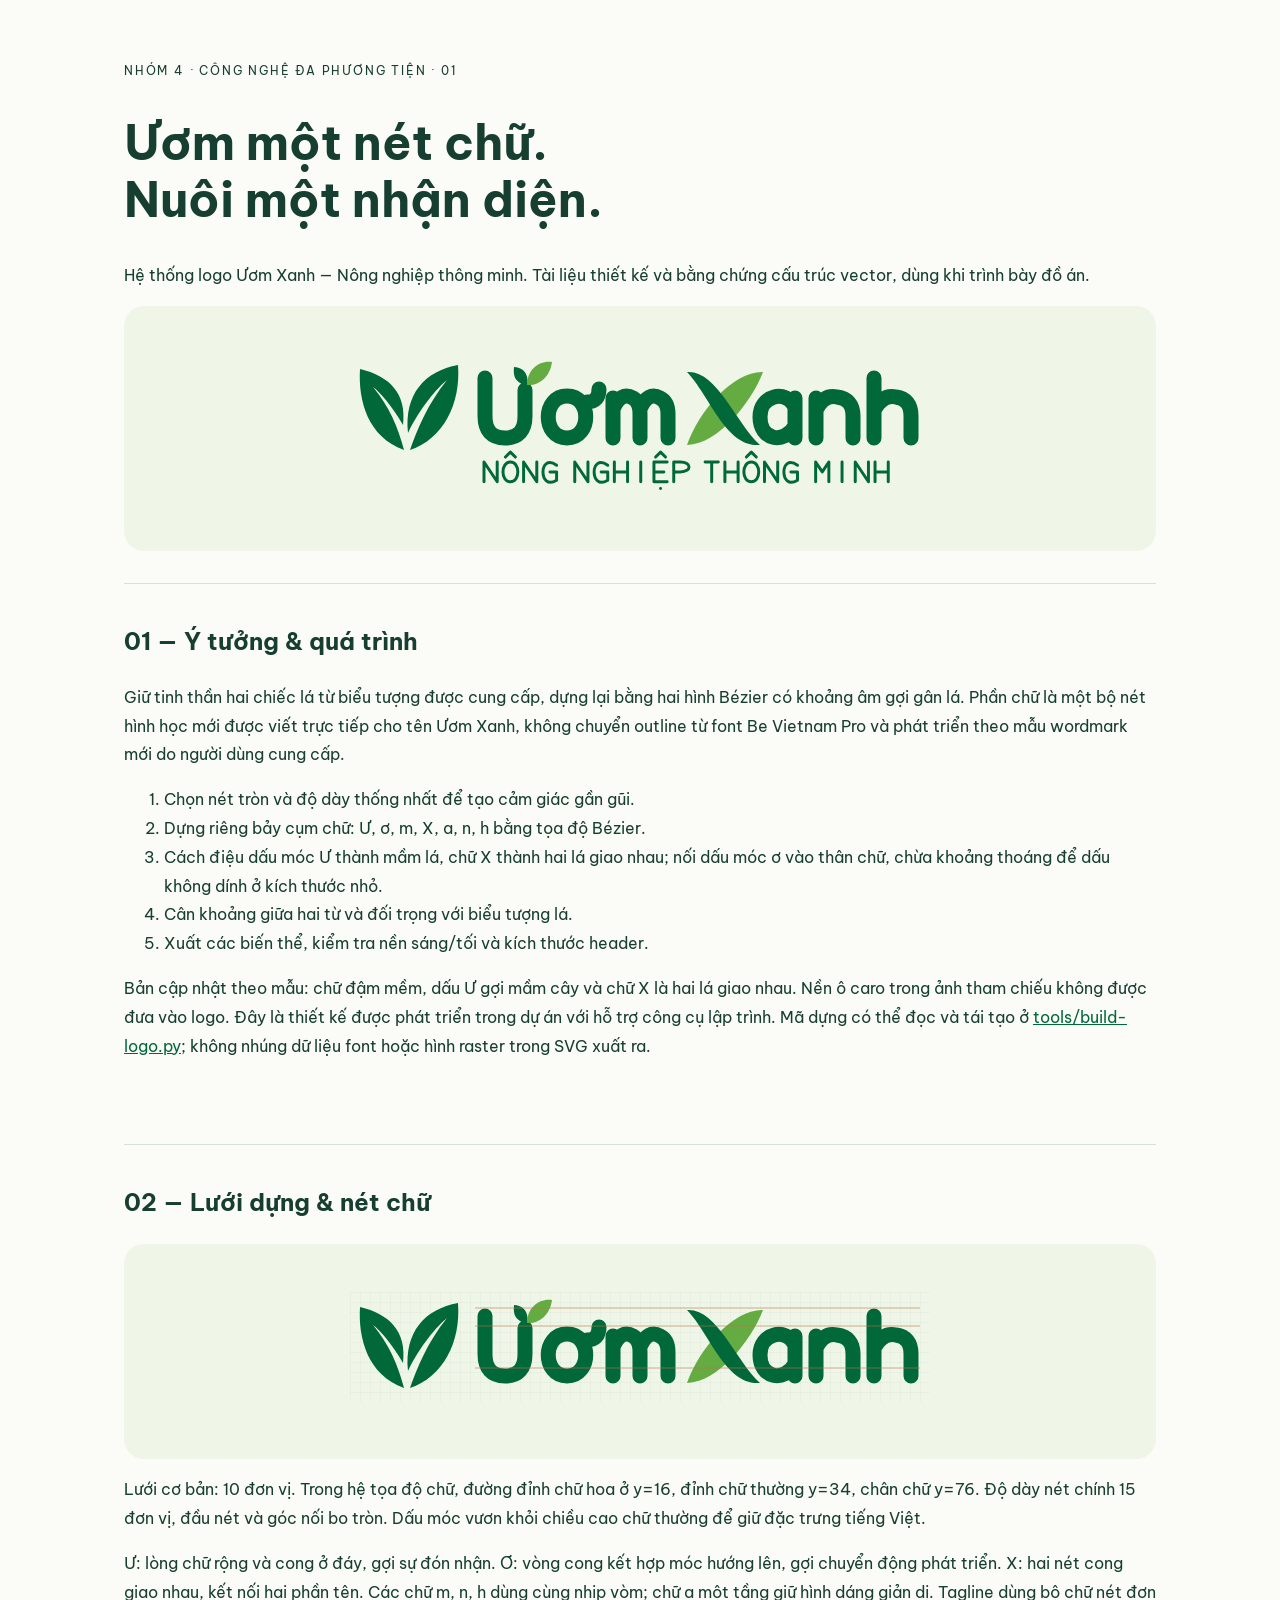
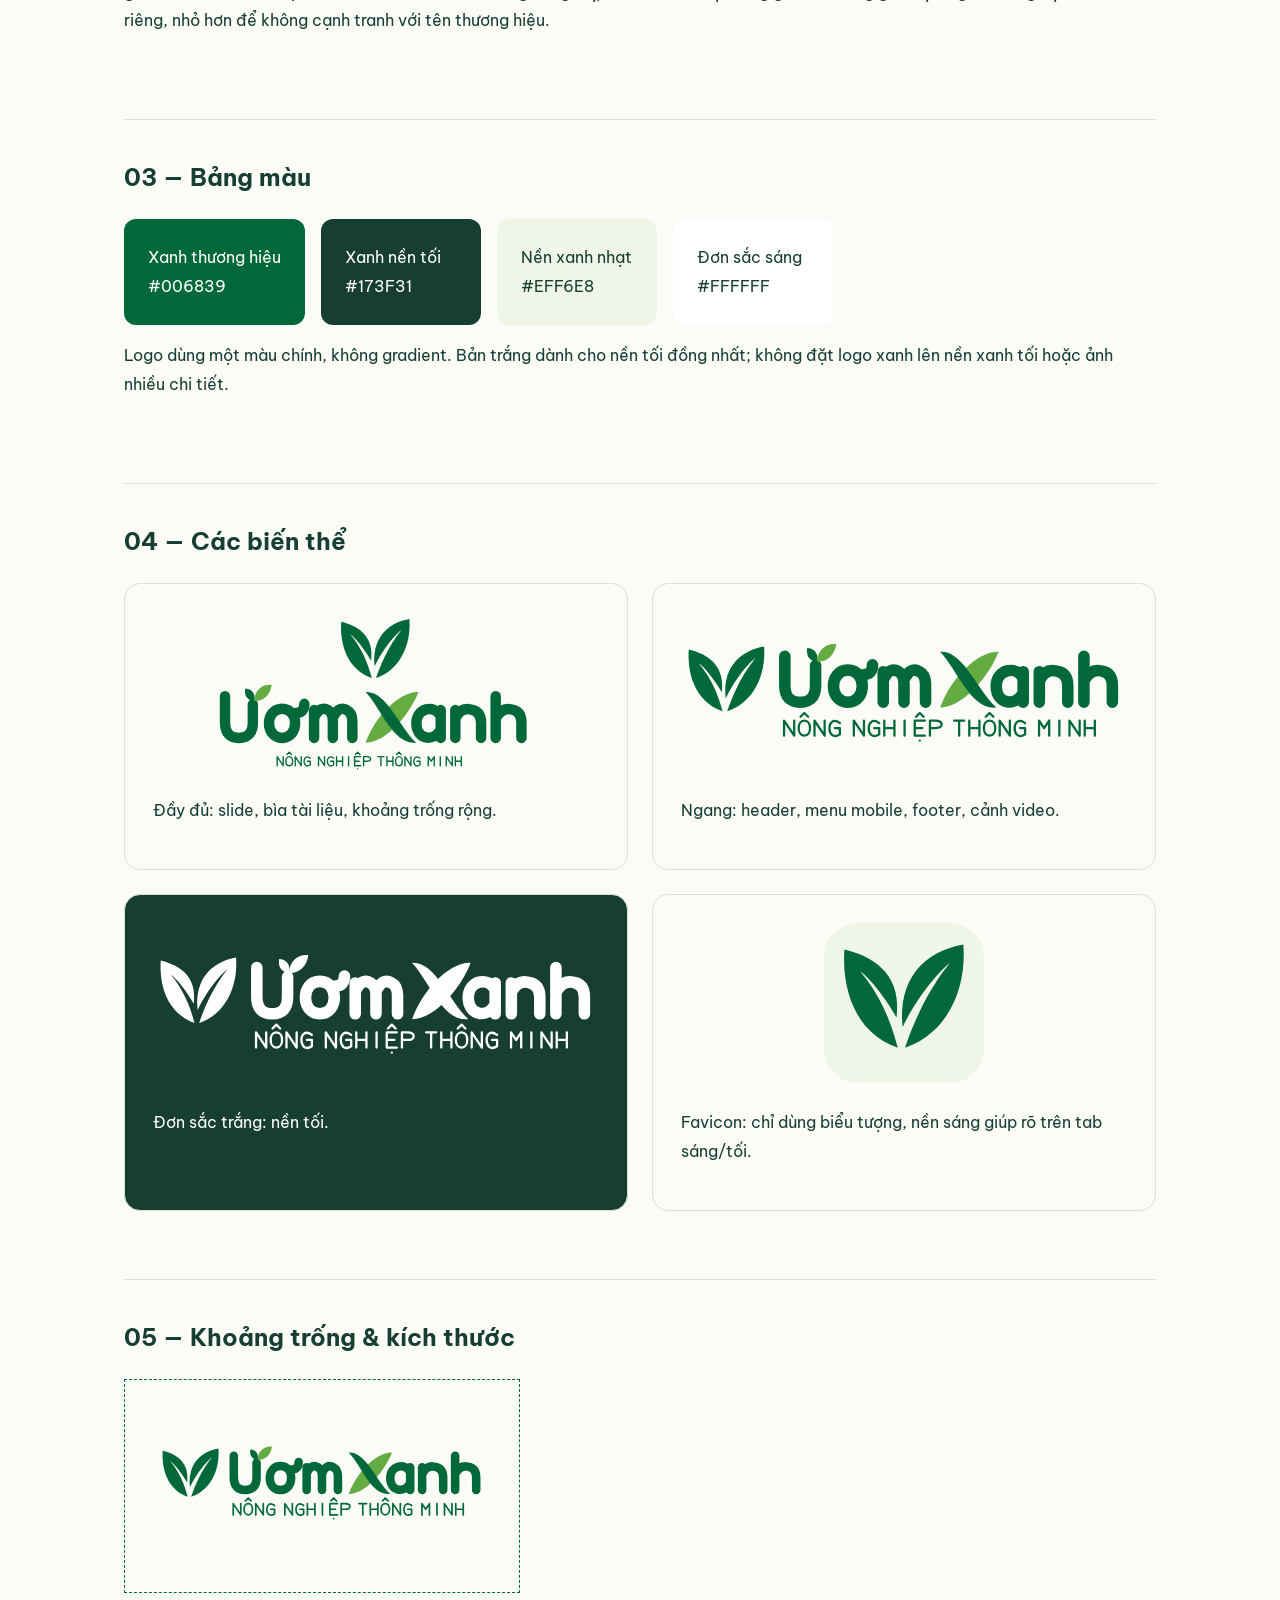
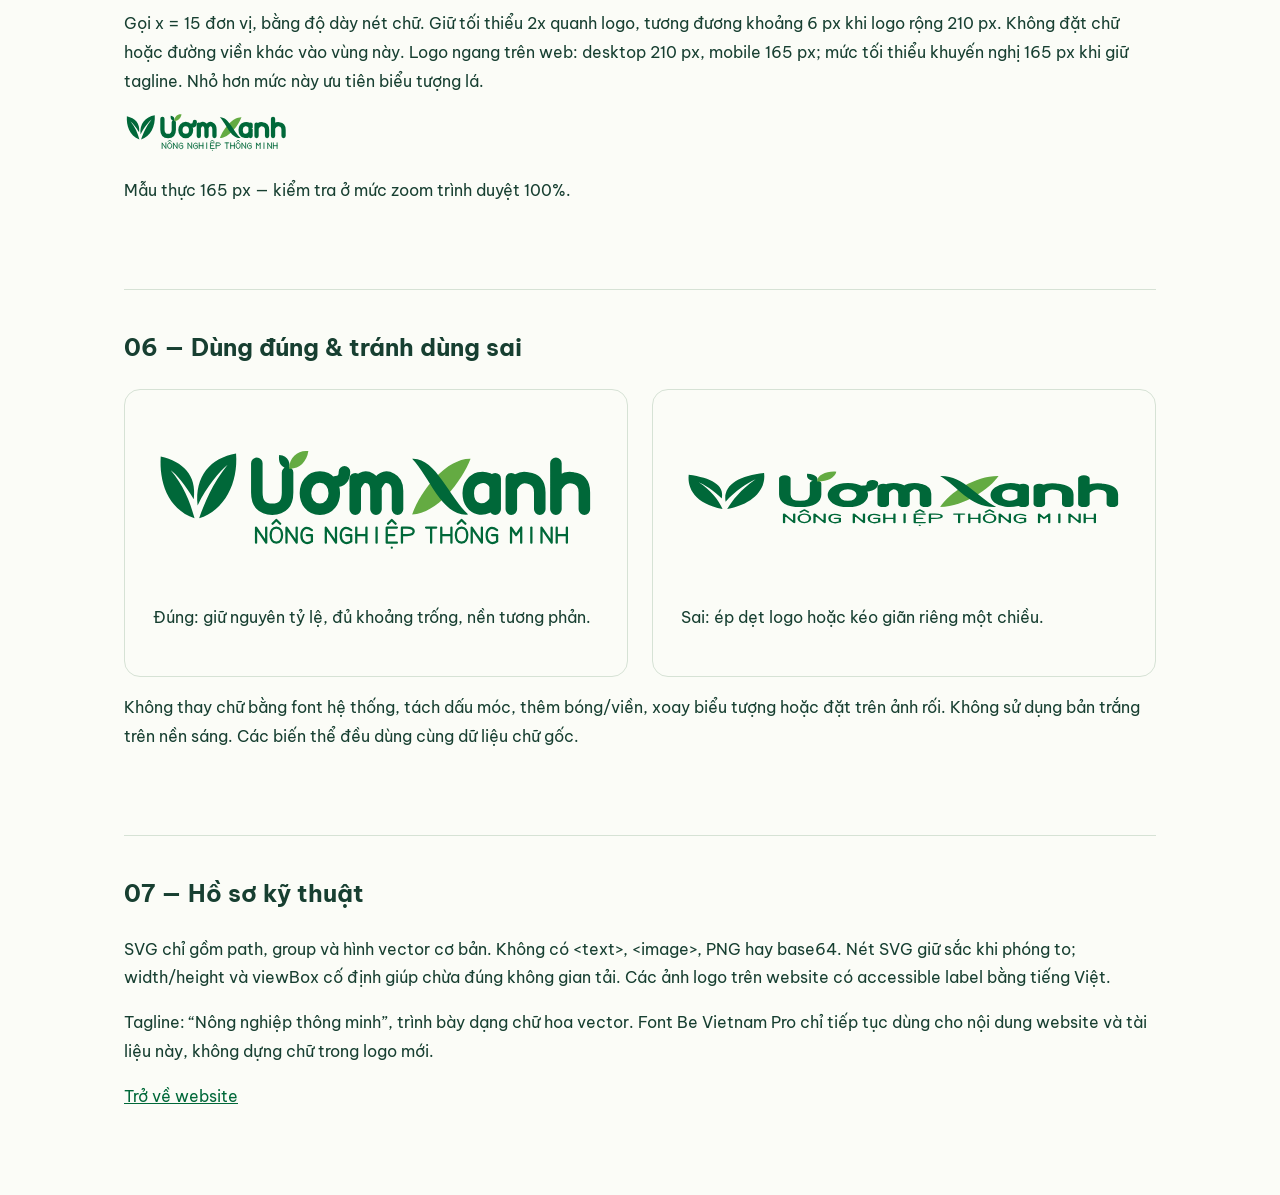
<file: lumileaf-smart-farm/docs/logo-design.html>
<!doctype html><html lang="vi"><meta charset="utf-8"><meta name="viewport" content="width=device-width,initial-scale=1"><link rel="icon" href="../assets/logo/uom-xanh-favicon.svg" type="image/svg+xml"><title>Ươm Xanh — Thiết kế hệ thống logo</title><link rel="stylesheet" href="../css/fonts.css"><style>*{box-sizing:border-box}body{margin:0;background:#FBFCF7;color:#173F31;font-family:'Be Vietnam Pro',sans-serif;line-height:1.8}main{max-width:1080px;margin:auto;padding:48px 24px}h1{font-size:clamp(28px,5vw,48px);line-height:1.2}h2{margin-top:0}section{padding:36px 0;border-top:1px solid #d6e2d5;margin-top:32px}.stage{padding:48px 24px;background:#EFF6E8;border-radius:20px;text-align:center}.stage img{width:580px;max-width:100%;height:auto}.grid{display:grid;grid-template-columns:1fr 1fr;gap:24px}.tile{padding:28px;border:1px solid #d6e2d5;border-radius:16px}.tile img{width:100%;height:160px;object-fit:contain}.dark{background:#173F31;color:white}.colors{display:flex;gap:16px;flex-wrap:wrap}.swatch{padding:24px;border-radius:12px;min-width:160px}.safe{padding:32px;border:1px dashed #006839;display:inline-block}.safe img{width:330px;max-width:100%}code{font-size:.9em}a{color:#006839}.wrong img{transform:scaleY(.55)}.tiny img{width:165px;height:auto}.label{font-size:12px;letter-spacing:.15em} @media(max-width:650px){.grid{grid-template-columns:1fr}.stage{padding:32px 16px}}@media print{section{break-inside:avoid}body{font-size:11px}main{padding:10px}.stage{padding:20px}}</style>
<main><p class="label">NHÓM 4 · CÔNG NGHỆ ĐA PHƯƠNG TIỆN · 01</p><h1>Ươm một nét chữ.<br>Nuôi một nhận diện.</h1><p>Hệ thống logo Ươm Xanh — Nông nghiệp thông minh. Tài liệu thiết kế và bằng chứng cấu trúc vector, dùng khi trình bày đồ án.</p><div class="stage"><img src="../assets/logo/uom-xanh-horizontal.svg" width="580" height="140" alt="Logo ngang Ươm Xanh"></div>
<section><h2>01 — Ý tưởng & quá trình</h2><p>Giữ tinh thần hai chiếc lá từ biểu tượng được cung cấp, dựng lại bằng hai hình Bézier có khoảng âm gợi gân lá. Phần chữ là một bộ nét hình học mới được viết trực tiếp cho tên Ươm Xanh, không chuyển outline từ font Be Vietnam Pro và phát triển theo mẫu wordmark mới do người dùng cung cấp.</p><ol><li>Chọn nét tròn và độ dày thống nhất để tạo cảm giác gần gũi.</li><li>Dựng riêng bảy cụm chữ: Ư, ơ, m, X, a, n, h bằng tọa độ Bézier.</li><li>Cách điệu dấu móc Ư thành mầm lá, chữ X thành hai lá giao nhau; nối dấu móc ơ vào thân chữ, chừa khoảng thoáng để dấu không dính ở kích thước nhỏ.</li><li>Cân khoảng giữa hai từ và đối trọng với biểu tượng lá.</li><li>Xuất các biến thể, kiểm tra nền sáng/tối và kích thước header.</li></ol><p>Bản cập nhật theo mẫu: chữ đậm mềm, dấu Ư gợi mầm cây và chữ X là hai lá giao nhau. Nền ô caro trong ảnh tham chiếu không được đưa vào logo. Đây là thiết kế được phát triển trong dự án với hỗ trợ công cụ lập trình. Mã dựng có thể đọc và tái tạo ở <a href="../tools/build-logo.py">tools/build-logo.py</a>; không nhúng dữ liệu font hoặc hình raster trong SVG xuất ra.</p></section>
<section><h2>02 — Lưới dựng & nét chữ</h2><div class="stage"><img src="../assets/logo/uom-xanh-construction.svg" width="580" height="140" alt="Lưới 10 đơn vị, đường đỉnh chữ và đường chân chữ"></div><p>Lưới cơ bản: 10 đơn vị. Trong hệ tọa độ chữ, đường đỉnh chữ hoa ở y=16, đỉnh chữ thường y=34, chân chữ y=76. Độ dày nét chính 15 đơn vị, đầu nét và góc nối bo tròn. Dấu móc vươn khỏi chiều cao chữ thường để giữ đặc trưng tiếng Việt.</p><p>Ư: lòng chữ rộng và cong ở đáy, gợi sự đón nhận. Ơ: vòng cong kết hợp móc hướng lên, gợi chuyển động phát triển. X: hai nét cong giao nhau, kết nối hai phần tên. Các chữ m, n, h dùng cùng nhịp vòm; chữ a một tầng giữ hình dáng giản dị. Tagline dùng bộ chữ nét đơn riêng, nhỏ hơn để không cạnh tranh với tên thương hiệu.</p></section>
<section><h2>03 — Bảng màu</h2><div class="colors"><div class="swatch" style="background:#006839;color:white">Xanh thương hiệu<br>#006839</div><div class="swatch dark">Xanh nền tối<br>#173F31</div><div class="swatch" style="background:#EFF6E8">Nền xanh nhạt<br>#EFF6E8</div><div class="swatch" style="background:white">Đơn sắc sáng<br>#FFFFFF</div></div><p>Logo dùng một màu chính, không gradient. Bản trắng dành cho nền tối đồng nhất; không đặt logo xanh lên nền xanh tối hoặc ảnh nhiều chi tiết.</p></section>
<section><h2>04 — Các biến thể</h2><div class="grid"><div class="tile"><img src="../assets/logo/uom-xanh-full.svg" width="480" height="230" alt="Logo đầy đủ xếp dọc"><p>Đầy đủ: slide, bìa tài liệu, khoảng trống rộng.</p></div><div class="tile"><img src="../assets/logo/uom-xanh-horizontal.svg" width="580" height="140" alt="Logo ngang"><p>Ngang: header, menu mobile, footer, cảnh video.</p></div><div class="tile dark"><img src="../assets/logo/uom-xanh-mono.svg" width="580" height="140" alt="Logo trắng trên nền tối"><p>Đơn sắc trắng: nền tối.</p></div><div class="tile"><img src="../assets/logo/uom-xanh-favicon.svg" width="112" height="112" alt="Favicon hai lá"><p>Favicon: chỉ dùng biểu tượng, nền sáng giúp rõ trên tab sáng/tối.</p></div></div></section>
<section><h2>05 — Khoảng trống & kích thước</h2><div class="safe"><img src="../assets/logo/uom-xanh-horizontal.svg" width="580" height="140" alt="Logo có khoảng trống an toàn"></div><p>Gọi x = 15 đơn vị, bằng độ dày nét chữ. Giữ tối thiểu 2x quanh logo, tương đương khoảng 6 px khi logo rộng 210 px. Không đặt chữ hoặc đường viền khác vào vùng này. Logo ngang trên web: desktop 210 px, mobile 165 px; mức tối thiểu khuyến nghị 165 px khi giữ tagline. Nhỏ hơn mức này ưu tiên biểu tượng lá.</p><div class="tiny"><img src="../assets/logo/uom-xanh-horizontal.svg" width="580" height="140" alt="Logo ở kích thước mobile 165 pixel"><p>Mẫu thực 165 px — kiểm tra ở mức zoom trình duyệt 100%.</p></div></section>
<section><h2>06 — Dùng đúng & tránh dùng sai</h2><div class="grid"><div class="tile"><img src="../assets/logo/uom-xanh-horizontal.svg" alt="Đúng: giữ tỷ lệ và màu" width="580" height="140"><p>Đúng: giữ nguyên tỷ lệ, đủ khoảng trống, nền tương phản.</p></div><div class="tile wrong"><img src="../assets/logo/uom-xanh-horizontal.svg" alt="Sai: ép chiều cao làm biến dạng chữ" width="580" height="140"><p>Sai: ép dẹt logo hoặc kéo giãn riêng một chiều.</p></div></div><p>Không thay chữ bằng font hệ thống, tách dấu móc, thêm bóng/viền, xoay biểu tượng hoặc đặt trên ảnh rối. Không sử dụng bản trắng trên nền sáng. Các biến thể đều dùng cùng dữ liệu chữ gốc.</p></section>
<section><h2>07 — Hồ sơ kỹ thuật</h2><p>SVG chỉ gồm path, group và hình vector cơ bản. Không có &lt;text&gt;, &lt;image&gt;, PNG hay base64. Nét SVG giữ sắc khi phóng to; width/height và viewBox cố định giúp chừa đúng không gian tải. Các ảnh logo trên website có accessible label bằng tiếng Việt.</p><p>Tagline: “Nông nghiệp thông minh”, trình bày dạng chữ hoa vector. Font Be Vietnam Pro chỉ tiếp tục dùng cho nội dung website và tài liệu này, không dựng chữ trong logo mới.</p><a href="../index.html">Trở về website</a></section></main></html>
</file>
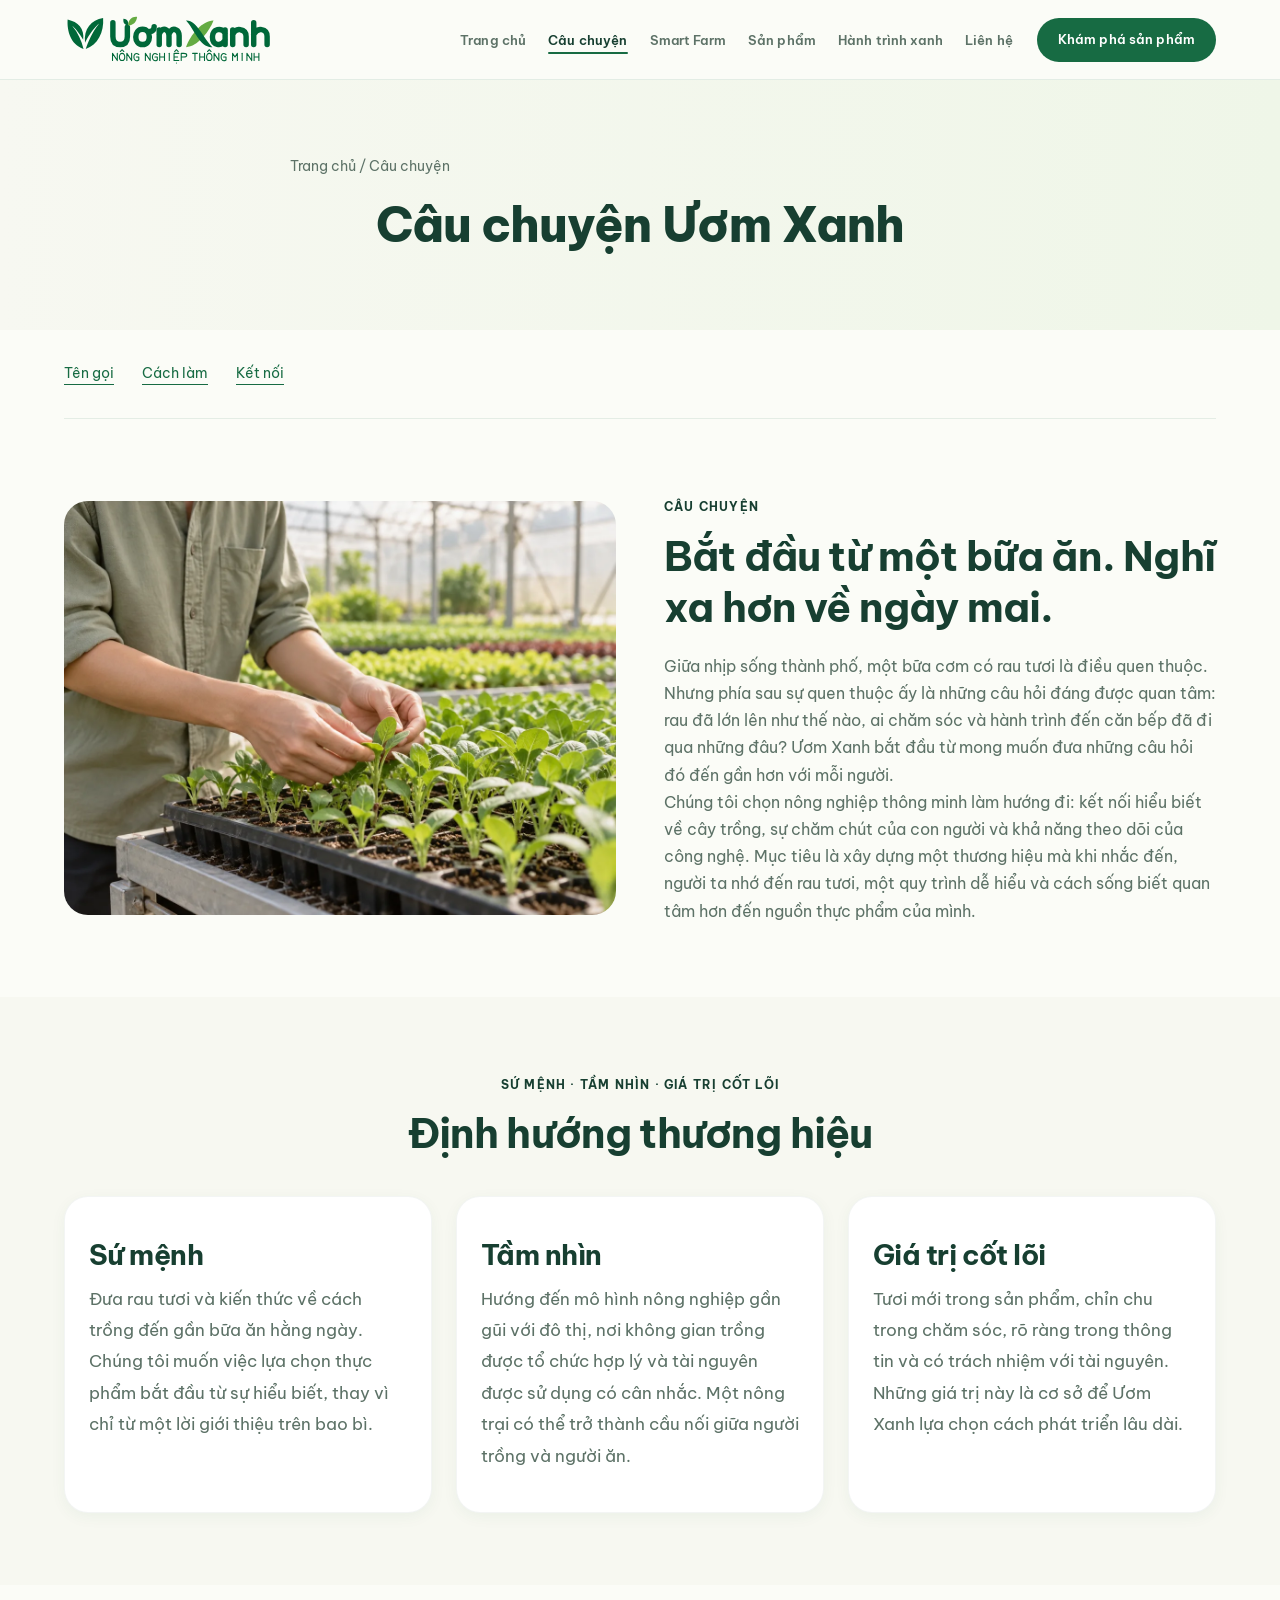
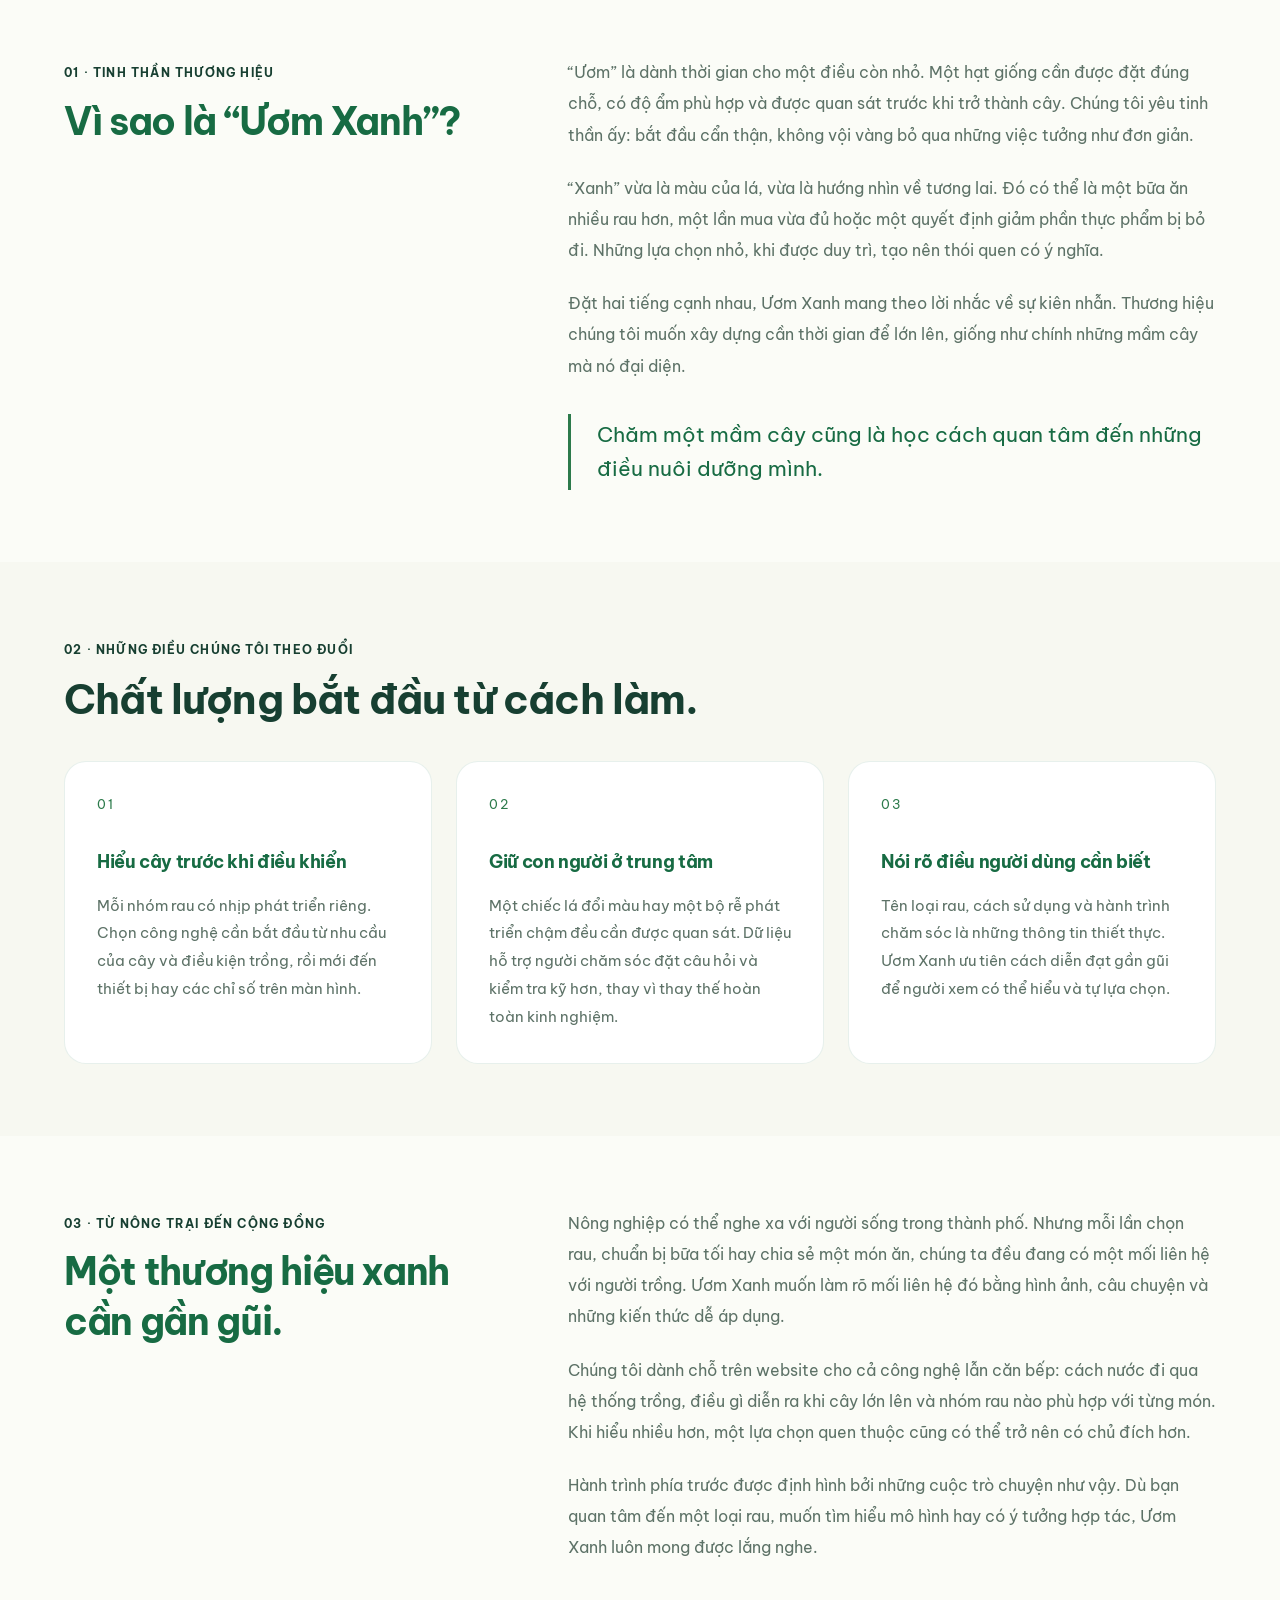
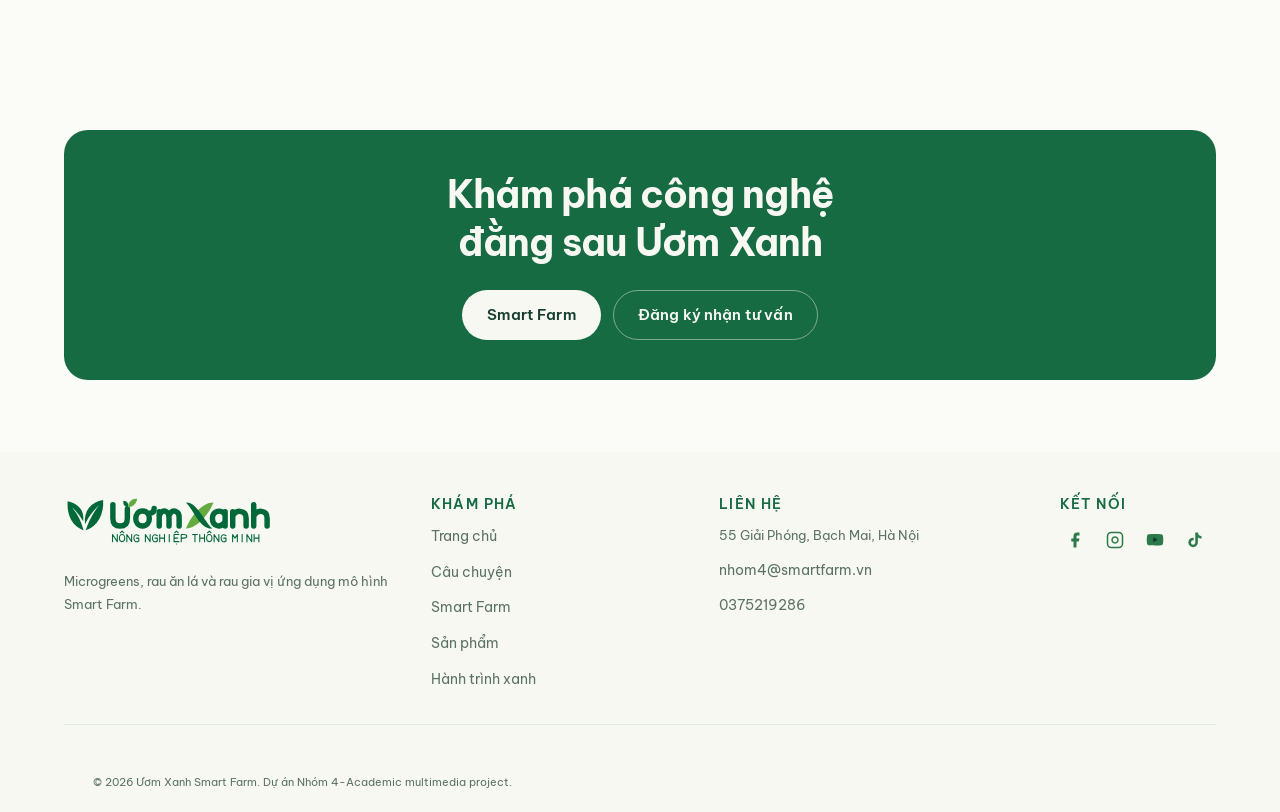
<file: lumileaf-smart-farm/pages/about.html>
<!DOCTYPE html>
<html lang="vi">
<head>
  <meta charset="UTF-8">
  <meta name="viewport" content="width=device-width, initial-scale=1.0">
  <meta name="description" content="Câu chuyện Ươm Xanh – Nông nghiệp thông minh - Sứ mệnh, tầm nhìn và giá trị thương hiệu nông nghiệp thông minh.">
  <title>Câu chuyện | Ươm Xanh – Nông nghiệp thông minh</title>
  <link rel="icon" href="../assets/logo/uom-xanh-favicon.svg" type="image/svg+xml">
  <link rel="stylesheet" href="../css/fonts.css">
  <link rel="stylesheet" href="../css/reset.css">
  <link rel="stylesheet" href="../css/variables.css">
  <link rel="stylesheet" href="../css/style.css">
  <link rel="stylesheet" href="../css/animations.css">
  <link rel="stylesheet" href="../css/responsive.css">
  <link rel="stylesheet" href="../css/brand.css">
  <link rel="stylesheet" href="../css/multimedia.css">
  <link rel="stylesheet" href="../css/editorial.css">
</head>
<body>

  <header class="header" role="banner">
    <div class="container header__inner">
      <a href="../index.html" class="nav__logo" aria-label="Ươm Xanh - Trang chủ">
        <img class="brand-lockup" src="../assets/logo/uom-xanh-horizontal.svg" alt="Ươm Xanh – Nông nghiệp thông minh" width="580" height="140">
      </a>
      <nav class="nav__menu" aria-label="Điều hướng chính">
        <ul class="nav__links">
          <li><a href="../index.html" class="nav__link">Trang chủ</a></li>
          <li><a href="about.html" class="nav__link">Câu chuyện</a></li>
          <li><a href="smart-farm.html" class="nav__link">Smart Farm</a></li>
          <li><a href="products.html" class="nav__link">Sản phẩm</a></li>
          <li><a href="journey.html" class="nav__link">Hành trình xanh</a></li>
          <li><a href="contact.html" class="nav__link">Liên hệ</a></li>
        </ul>
        <a href="products.html" class="btn btn--primary nav__cta">Khám phá sản phẩm</a>
      </nav>
      <button class="nav__toggle" aria-label="Mở menu" aria-expanded="false">
        <span></span><span></span><span></span>
      </button>
    </div>
  </header>

  <!-- MOBILE NAV -->
  <div class="mobile-nav" aria-hidden="true">
    <div class="mobile-nav__overlay"></div>
    <nav class="mobile-nav__panel" aria-label="Menu di động">
<a href="../index.html" class="nav__logo" aria-label="Ươm Xanh - Trang chủ">
        <img class="brand-lockup" src="../assets/logo/uom-xanh-horizontal.svg" alt="Ươm Xanh – Nông nghiệp thông minh" width="580" height="140">
      </a>
      <a href="../index.html" class="mobile-nav__link">Trang chủ</a>
      <a href="about.html" class="mobile-nav__link">Câu chuyện</a>
      <a href="smart-farm.html" class="mobile-nav__link">Smart Farm</a>
      <a href="products.html" class="mobile-nav__link">Sản phẩm</a>
      <a href="journey.html" class="mobile-nav__link">Hành trình xanh</a>
      <a href="contact.html" class="mobile-nav__link">Liên hệ</a>
      <a href="products.html" class="btn btn--primary mobile-nav__cta">Khám phá sản phẩm</a>
    </nav>
  </div>

  <main>
    <section class="page-hero">
      <div class="page-hero__overlay"></div>
      <div class="container page-hero__content">
        <p class="page-hero__breadcrumb"><a href="../index.html">Trang chủ</a> / Câu chuyện</p>
        <h1 class="page-hero__title">Câu chuyện Ươm Xanh</h1>
      </div>
    </section>

<nav class="reading-nav container" aria-label="Nội dung trong trang"><a href="#ten-goi">Tên gọi</a><a href="#lua-chon">Cách làm</a><a href="#gan-gui">Kết nối</a></nav>    <section class="section">
      <div class="container">
        <div class="about-grid">
          <div class="intro__image reveal">
            <img src="../assets/images/story-grower.webp" alt="Người chăm sóc kiểm tra khay cây giống trong nhà kính">
          </div>
          <div class="reveal reveal-delay-2">
            <span class="section__eyebrow">Câu chuyện</span>
            <h2 class="section__title">Bắt đầu từ một bữa ăn. Nghĩ xa hơn về ngày mai.</h2>
            <p class="section__desc">Giữa nhịp sống thành phố, một bữa cơm có rau tươi là điều quen thuộc. Nhưng phía sau sự quen thuộc ấy là những câu hỏi đáng được quan tâm: rau đã lớn lên như thế nào, ai chăm sóc và hành trình đến căn bếp đã đi qua những đâu? Ươm Xanh bắt đầu từ mong muốn đưa những câu hỏi đó đến gần hơn với mỗi người.</p>
            <p class="section__desc">Chúng tôi chọn nông nghiệp thông minh làm hướng đi: kết nối hiểu biết về cây trồng, sự chăm chút của con người và khả năng theo dõi của công nghệ. Mục tiêu là xây dựng một thương hiệu mà khi nhắc đến, người ta nhớ đến rau tươi, một quy trình dễ hiểu và cách sống biết quan tâm hơn đến nguồn thực phẩm của mình.</p>
          </div>
        </div>
      </div>
    </section>

    <section class="section section--cream">
      <div class="container">
        <div class="section__header section__header--center reveal">
          <span class="section__eyebrow">Sứ mệnh · Tầm nhìn · Giá trị cốt lõi</span>
          <h2 class="section__title">Định hướng thương hiệu</h2>
        </div>
        <div class="mvv-grid reveal">
          <article class="mvv-card">
            <h3>Sứ mệnh</h3>
            <p>Đưa rau tươi và kiến thức về cách trồng đến gần bữa ăn hằng ngày. Chúng tôi muốn việc lựa chọn thực phẩm bắt đầu từ sự hiểu biết, thay vì chỉ từ một lời giới thiệu trên bao bì.</p>
          </article>
          <article class="mvv-card">
            <h3>Tầm nhìn</h3>
            <p>Hướng đến mô hình nông nghiệp gần gũi với đô thị, nơi không gian trồng được tổ chức hợp lý và tài nguyên được sử dụng có cân nhắc. Một nông trại có thể trở thành cầu nối giữa người trồng và người ăn.</p>
          </article>
          <article class="mvv-card">
            <h3>Giá trị cốt lõi</h3>
            <p>Tươi mới trong sản phẩm, chỉn chu trong chăm sóc, rõ ràng trong thông tin và có trách nhiệm với tài nguyên. Những giá trị này là cơ sở để Ươm Xanh lựa chọn cách phát triển lâu dài.</p>
          </article>
        </div>

      </div>
    </section>

<section class="section reading-section" id="ten-goi"><div class="container reading-layout"><header><span class="section__eyebrow">01 · Tinh thần thương hiệu</span><h2>Vì sao là “Ươm Xanh”?</h2></header><div class="reading-copy"><p>“Ươm” là dành thời gian cho một điều còn nhỏ. Một hạt giống cần được đặt đúng chỗ, có độ ẩm phù hợp và được quan sát trước khi trở thành cây. Chúng tôi yêu tinh thần ấy: bắt đầu cẩn thận, không vội vàng bỏ qua những việc tưởng như đơn giản.</p><p>“Xanh” vừa là màu của lá, vừa là hướng nhìn về tương lai. Đó có thể là một bữa ăn nhiều rau hơn, một lần mua vừa đủ hoặc một quyết định giảm phần thực phẩm bị bỏ đi. Những lựa chọn nhỏ, khi được duy trì, tạo nên thói quen có ý nghĩa.</p><p>Đặt hai tiếng cạnh nhau, Ươm Xanh mang theo lời nhắc về sự kiên nhẫn. Thương hiệu chúng tôi muốn xây dựng cần thời gian để lớn lên, giống như chính những mầm cây mà nó đại diện.</p><blockquote>Chăm một mầm cây cũng là học cách quan tâm đến những điều nuôi dưỡng mình.</blockquote></div></div></section><section class="section section--cream" id="lua-chon"><div class="container"><div class="section__header"><span class="section__eyebrow">02 · Những điều chúng tôi theo đuổi</span><h2 class="section__title">Chất lượng bắt đầu từ cách làm.</h2></div><div class="editorial-cards"><article><span class="editorial-number">01</span><h3>Hiểu cây trước khi điều khiển</h3><p>Mỗi nhóm rau có nhịp phát triển riêng. Chọn công nghệ cần bắt đầu từ nhu cầu của cây và điều kiện trồng, rồi mới đến thiết bị hay các chỉ số trên màn hình.</p></article><article><span class="editorial-number">02</span><h3>Giữ con người ở trung tâm</h3><p>Một chiếc lá đổi màu hay một bộ rễ phát triển chậm đều cần được quan sát. Dữ liệu hỗ trợ người chăm sóc đặt câu hỏi và kiểm tra kỹ hơn, thay vì thay thế hoàn toàn kinh nghiệm.</p></article><article><span class="editorial-number">03</span><h3>Nói rõ điều người dùng cần biết</h3><p>Tên loại rau, cách sử dụng và hành trình chăm sóc là những thông tin thiết thực. Ươm Xanh ưu tiên cách diễn đạt gần gũi để người xem có thể hiểu và tự lựa chọn.</p></article></div></div></section><section class="section reading-section" id="gan-gui"><div class="container reading-layout"><header><span class="section__eyebrow">03 · Từ nông trại đến cộng đồng</span><h2>Một thương hiệu xanh cần gần gũi.</h2></header><div class="reading-copy"><p>Nông nghiệp có thể nghe xa với người sống trong thành phố. Nhưng mỗi lần chọn rau, chuẩn bị bữa tối hay chia sẻ một món ăn, chúng ta đều đang có một mối liên hệ với người trồng. Ươm Xanh muốn làm rõ mối liên hệ đó bằng hình ảnh, câu chuyện và những kiến thức dễ áp dụng.</p><p>Chúng tôi dành chỗ trên website cho cả công nghệ lẫn căn bếp: cách nước đi qua hệ thống trồng, điều gì diễn ra khi cây lớn lên và nhóm rau nào phù hợp với từng món. Khi hiểu nhiều hơn, một lựa chọn quen thuộc cũng có thể trở nên có chủ đích hơn.</p><p>Hành trình phía trước được định hình bởi những cuộc trò chuyện như vậy. Dù bạn quan tâm đến một loại rau, muốn tìm hiểu mô hình hay có ý tưởng hợp tác, Ươm Xanh luôn mong được lắng nghe.</p></div></div></section>    <section class="section">
      <div class="container">
        <div class="cta-banner cta-banner--plain reveal">
          <div class="cta-banner__overlay"></div>
          <div class="cta-banner__content">
            <h2 class="cta-banner__title">Khám phá công nghệ đằng sau Ươm Xanh</h2>
            <div class="cta-banner__actions">
              <a href="smart-farm.html" class="btn btn--light">Smart Farm</a>
              <a href="contact.html" class="btn btn--ghost">Đăng ký nhận tư vấn</a>
            </div>
          </div>
        </div>
      </div>
    </section>
  </main>

  <footer class="footer" role="contentinfo">
    <div class="container">
      <div class="footer__grid">
        <div class="footer__brand">
          <a href="../index.html" class="nav__logo" aria-label="Ươm Xanh – Trang chủ" style="margin-bottom: 24px; color: var(--white);">
            <img class="brand-lockup" src="../assets/logo/uom-xanh-horizontal.svg" alt="Ươm Xanh – Nông nghiệp thông minh" width="580" height="140">
          </a>
          <p class="footer__desc">Microgreens, rau ăn lá và rau gia vị ứng dụng mô hình Smart Farm.</p>
        </div>
        <div>
          <h2 class="footer__title">Khám phá</h2>
          <ul class="footer__links">
            <li><a href="../index.html">Trang chủ</a></li>
            <li><a href="about.html">Câu chuyện</a></li>
            <li><a href="smart-farm.html">Smart Farm</a></li>
            <li><a href="products.html">Sản phẩm</a></li>
            <li><a href="journey.html">Hành trình xanh</a></li>
          </ul>
        </div>
        <div>
          <h2 class="footer__title">Liên hệ</h2>
          <ul class="footer__links">
            <li>55 Giải Phóng, Bạch Mai, Hà Nội</li>
            <li><a href="mailto:nhom4@smartfarm.vn">nhom4@smartfarm.vn</a></li>
            <li><a href="tel:0375219286">0375219286</a></li>
          </ul>
        </div>
        <div>
          <h2 class="footer__title">Kết nối</h2>
          <div class="footer__social" role="group" aria-label="Kênh mạng xã hội đang cập nhật">
            <span aria-label="Facebook (chưa cập nhật)" title="Facebook — chưa cập nhật"><svg viewBox="0 0 24 24" fill="currentColor"><path d="M18 2h-3a5 5 0 0 0-5 5v3H7v4h3v8h4v-8h3l1-4h-4V7a1 1 0 0 1 1-1h3z"/></svg></span>
            <span aria-label="Instagram (chưa cập nhật)" title="Instagram — chưa cập nhật"><svg viewBox="0 0 24 24" fill="none" stroke="currentColor" stroke-width="2"><rect x="2" y="2" width="20" height="20" rx="5"/><path d="M16 11.37A4 4 0 1 1 12.63 8 4 4 0 0 1 16 11.37z"/><line x1="17.5" y1="6.5" x2="17.51" y2="6.5"/></svg></span>
            <span aria-label="YouTube (chưa cập nhật)" title="YouTube — chưa cập nhật"><svg viewBox="0 0 24 24" fill="currentColor"><path d="M22.54 6.42a2.78 2.78 0 0 0-1.94-2C18.88 4 12 4 12 4s-6.88 0-8.6.46a2.78 2.78 0 0 0-1.94 2A29 29 0 0 0 1 11.75a29 29 0 0 0 .46 5.33A2.78 2.78 0 0 0 3.4 19.13C5.12 19.56 12 19.56 12 19.56s6.88 0 8.6-.46a2.78 2.78 0 0 0 1.94-2 29 29 0 0 0 .46-5.25 29 29 0 0 0-.46-5.43z"/><polygon points="9.75 15.02 15.5 11.75 9.75 8.48 9.75 15.02" fill="#12372A"/></svg></span>
            <span aria-label="TikTok (chưa cập nhật)" title="TikTok — chưa cập nhật"><svg viewBox="0 0 24 24" fill="currentColor"><path d="M19.59 6.69a4.83 4.83 0 0 1-3.77-4.25V2h-3.45v13.67a2.89 2.89 0 0 1-2.88 2.5 2.89 2.89 0 0 1-2.89-2.89 2.89 2.89 0 0 1 2.89-2.89c.28 0 .54.04.79.1V9.01a6.27 6.27 0 0 0-.79-.05 6.34 6.34 0 0 0-6.34 6.34 6.34 6.34 0 0 0 6.34 6.34 6.34 6.34 0 0 0 6.33-6.34V8.69a8.18 8.18 0 0 0 4.78 1.52V6.76a4.85 4.85 0 0 1-1.01-.07z"/></svg></span>
          </div>
        </div>
      </div>
      <div class="footer__bottom">
        <p>© 2026 Ươm Xanh Smart Farm. Dự án Nhóm 4-Academic multimedia project.</p>
      </div>
    </div>
  </footer>

  <script type="module" src="../js/main.js"></script>
</body>
</html>
</file>
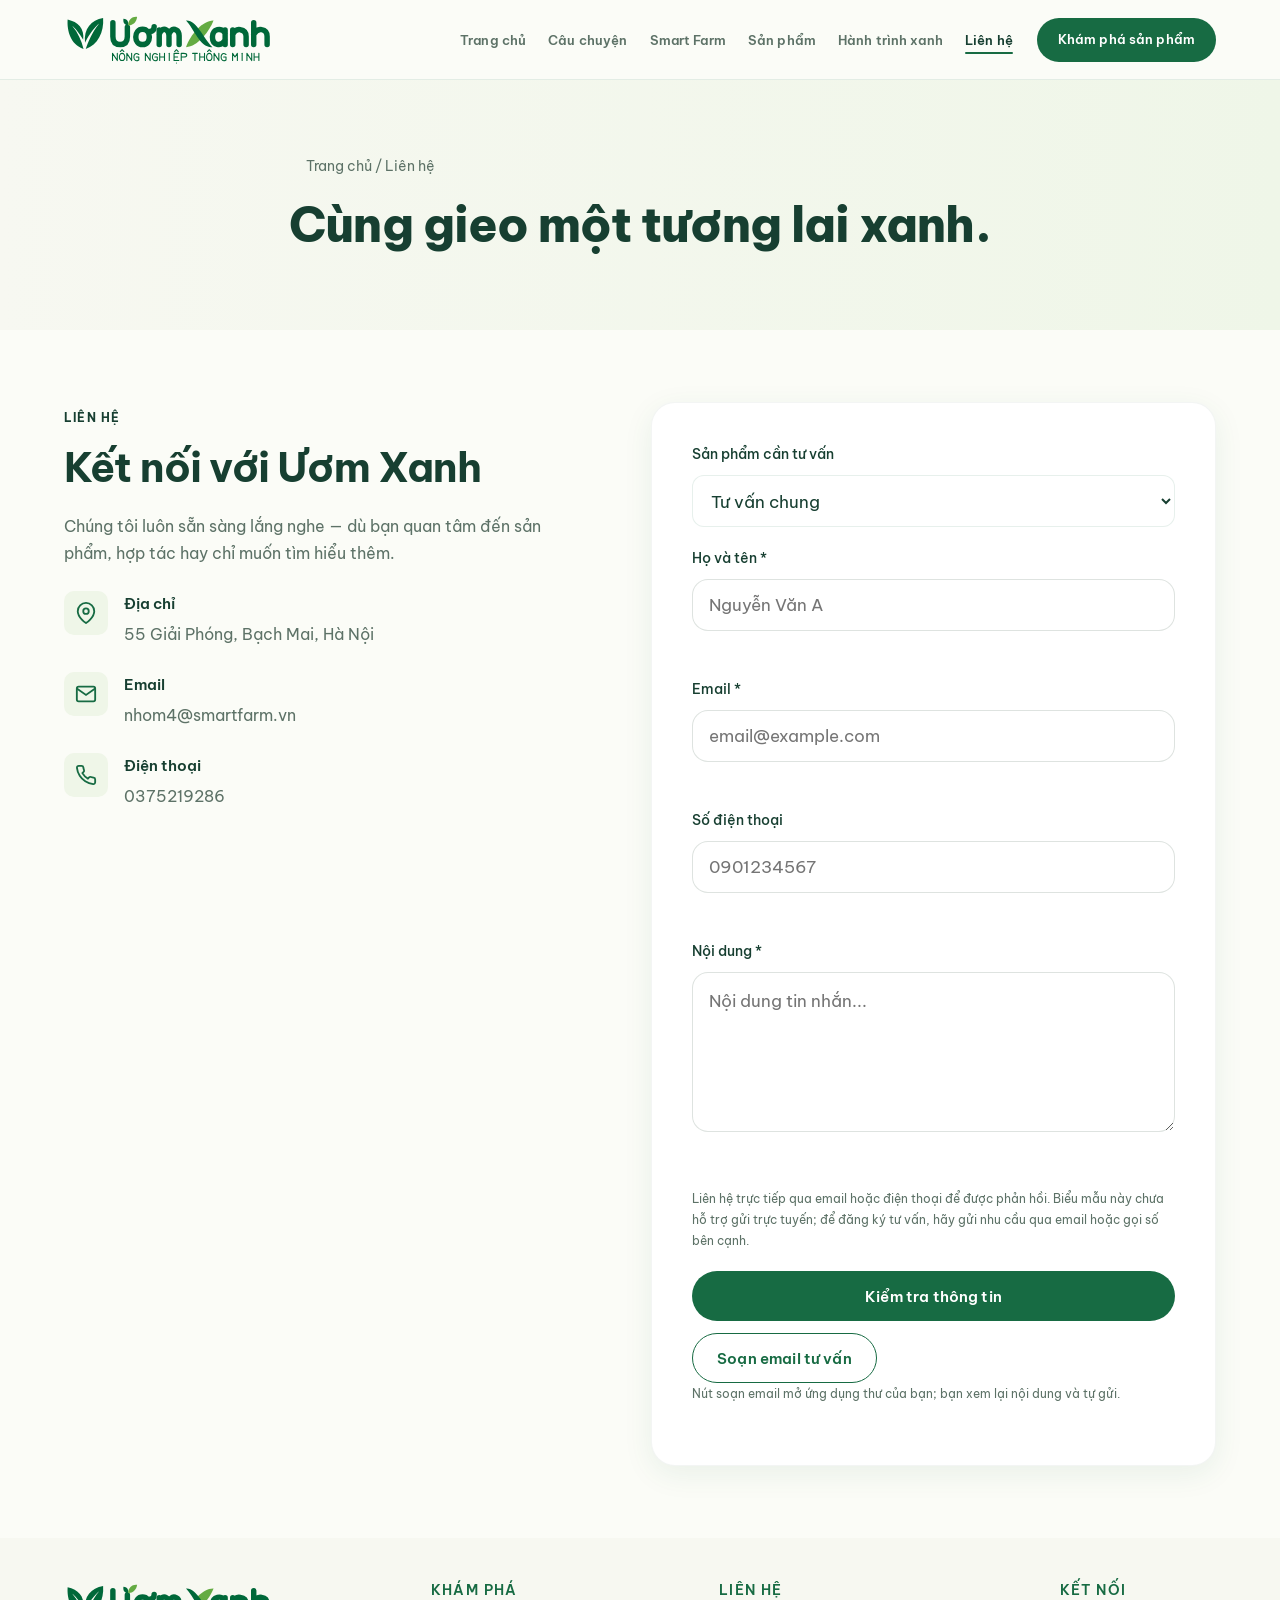
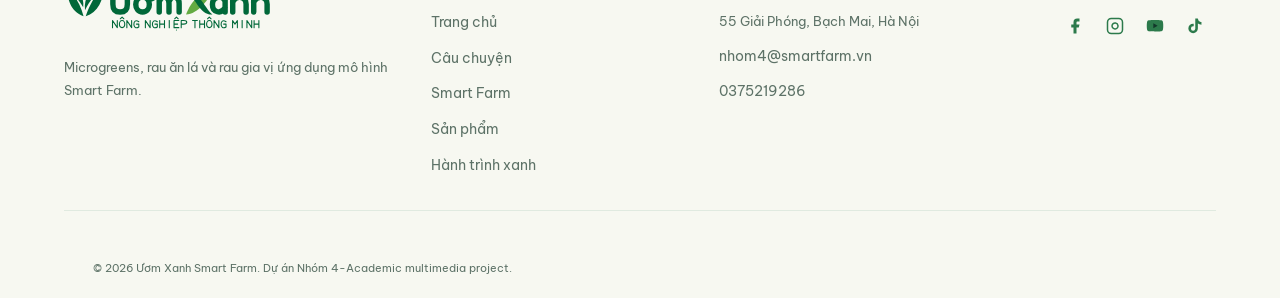
<file: lumileaf-smart-farm/pages/contact.html>
<!DOCTYPE html>
<html lang="vi">
<head>
  <meta charset="UTF-8">
  <meta name="viewport" content="width=device-width, initial-scale=1.0">
  <meta name="description" content="Đăng ký nhận tư vấn về microgreens, rau ăn lá, rau gia vị và mô hình Smart Farm qua email hoặc điện thoại.">
  <title>Liên hệ | Ươm Xanh – Nông nghiệp thông minh</title>
  <link rel="icon" href="../assets/logo/uom-xanh-favicon.svg" type="image/svg+xml">
  <link rel="stylesheet" href="../css/fonts.css">
  <link rel="stylesheet" href="../css/reset.css">
  <link rel="stylesheet" href="../css/variables.css">
  <link rel="stylesheet" href="../css/style.css">
  <link rel="stylesheet" href="../css/animations.css">
  <link rel="stylesheet" href="../css/responsive.css">
  <link rel="stylesheet" href="../css/brand.css">
  <link rel="stylesheet" href="../css/multimedia.css">
</head>
<body>

  <header class="header" role="banner">
    <div class="container header__inner">
      <a href="../index.html" class="nav__logo" aria-label="Ươm Xanh - Trang chủ">
        <img class="brand-lockup" src="../assets/logo/uom-xanh-horizontal.svg" alt="Ươm Xanh – Nông nghiệp thông minh" width="580" height="140">
      </a>
      <nav class="nav__menu" aria-label="Điều hướng chính">
        <ul class="nav__links">
          <li><a href="../index.html" class="nav__link">Trang chủ</a></li>
          <li><a href="about.html" class="nav__link">Câu chuyện</a></li>
          <li><a href="smart-farm.html" class="nav__link">Smart Farm</a></li>
          <li><a href="products.html" class="nav__link">Sản phẩm</a></li>
          <li><a href="journey.html" class="nav__link">Hành trình xanh</a></li>
          <li><a href="contact.html" class="nav__link">Liên hệ</a></li>
        </ul>
        <a href="products.html" class="btn btn--primary nav__cta">Khám phá sản phẩm</a>
      </nav>
      <button class="nav__toggle" aria-label="Mở menu" aria-expanded="false">
        <span></span><span></span><span></span>
      </button>
    </div>
  </header>

  <div class="mobile-nav" aria-hidden="true">
    <div class="mobile-nav__overlay"></div>
    <nav class="mobile-nav__panel" aria-label="Menu di động">
<a href="../index.html" class="nav__logo" aria-label="Ươm Xanh - Trang chủ">
        <img class="brand-lockup" src="../assets/logo/uom-xanh-horizontal.svg" alt="Ươm Xanh – Nông nghiệp thông minh" width="580" height="140">
      </a>
      <a href="../index.html" class="mobile-nav__link">Trang chủ</a>
      <a href="about.html" class="mobile-nav__link">Câu chuyện</a>
      <a href="smart-farm.html" class="mobile-nav__link">Smart Farm</a>
      <a href="products.html" class="mobile-nav__link">Sản phẩm</a>
      <a href="journey.html" class="mobile-nav__link">Hành trình xanh</a>
      <a href="contact.html" class="mobile-nav__link">Liên hệ</a>
      <a href="products.html" class="btn btn--primary mobile-nav__cta">Khám phá sản phẩm</a>
    </nav>
  </div>

  <main>
    <section class="page-hero">
      <div class="page-hero__overlay"></div>
      <div class="container page-hero__content">
        <p class="page-hero__breadcrumb"><a href="../index.html">Trang chủ</a> / Liên hệ</p>
        <h1 class="page-hero__title">Cùng gieo một tương lai xanh.</h1>
      </div>
    </section>

    <section class="section">
      <div class="container">
        <div class="contact-layout">
          <div class="contact-info reveal">
            <span class="section__eyebrow">Liên hệ</span>
            <h2 class="section__title">Kết nối với Ươm Xanh</h2>
            <p class="section__desc">Chúng tôi luôn sẵn sàng lắng nghe — dù bạn quan tâm đến sản phẩm, hợp tác hay chỉ muốn tìm hiểu thêm.</p>

            <div class="contact-info__item">
              <div class="contact-info__icon"><svg viewBox="0 0 24 24" fill="none" stroke="currentColor" stroke-width="2" width="22" height="22"><path d="M21 10c0 7-9 13-9 13s-9-6-9-13a9 9 0 0 1 18 0z"/><circle cx="12" cy="10" r="3"/></svg></div>
              <div>
                <strong>Địa chỉ</strong>
                <p class="section__desc">55 Giải Phóng, Bạch Mai, Hà Nội</p>
              </div>
            </div>
            <div class="contact-info__item">
              <div class="contact-info__icon"><svg viewBox="0 0 24 24" fill="none" stroke="currentColor" stroke-width="2" width="22" height="22"><path d="M4 4h16c1.1 0 2 .9 2 2v12c0 1.1-.9 2-2 2H4c-1.1 0-2-.9-2-2V6c0-1.1.9-2 2-2z"/><polyline points="22,6 12,13 2,6"/></svg></div>
              <div>
                <strong>Email</strong>
                <p class="section__desc"><a href="mailto:nhom4@smartfarm.vn">nhom4@smartfarm.vn</a></p>
              </div>
            </div>
            <div class="contact-info__item">
              <div class="contact-info__icon"><svg viewBox="0 0 24 24" fill="none" stroke="currentColor" stroke-width="2" width="22" height="22"><path d="M22 16.92v3a2 2 0 0 1-2.18 2 19.79 19.79 0 0 1-8.63-3.07 19.5 19.5 0 0 1-6-6 19.79 19.79 0 0 1-3.07-8.67A2 2 0 0 1 4.11 2h3a2 2 0 0 1 2 1.72c.127.96.361 1.903.7 2.81a2 2 0 0 1-.45 2.11L8.09 9.91a16 16 0 0 0 6 6l1.27-1.27a2 2 0 0 1 2.11-.45c.907.339 1.85.573 2.81.7A2 2 0 0 1 22 16.92z"/></svg></div>
              <div>
                <strong>Điện thoại</strong>
                <p class="section__desc"><a href="tel:0375219286">0375219286</a></p>
              </div>
            </div>
          </div>

          <form class="contact-form reveal reveal-delay-2" id="contact-form" novalidate>
<div class="form-group"><label for="product-topic">Sản phẩm cần tư vấn</label><select id="product-topic" name="product"><option value="">Tư vấn chung</option></select></div>
            <div class="form-group">
              <label for="name">Họ và tên *</label>
              <input type="text" id="name" name="name" required placeholder="Nguyễn Văn A">
              <span class="form-group__error">Vui lòng nhập họ tên.</span>
            </div>
            <div class="form-group">
              <label for="email">Email *</label>
              <input type="email" id="email" name="email" required placeholder="email@example.com">
              <span class="form-group__error">Email không hợp lệ.</span>
            </div>
            <div class="form-group">
              <label for="phone">Số điện thoại</label>
              <input type="tel" id="phone" name="phone" data-validate="phone" placeholder="0901234567">
              <span class="form-group__error">Số điện thoại không hợp lệ.</span>
            </div>
<div class="form-group">
              <label for="message">Nội dung *</label>
              <textarea id="message" name="message" required placeholder="Nội dung tin nhắn..."></textarea>
              <span class="form-group__error">Vui lòng nhập nội dung.</span>
            </div>
<p class="form-note">Liên hệ trực tiếp qua email hoặc điện thoại để được phản hồi. Biểu mẫu này chưa hỗ trợ gửi trực tuyến; để đăng ký tư vấn, hãy gửi nhu cầu qua email hoặc gọi số bên cạnh.</p>
            <button type="submit" class="btn btn--primary product-card__btn">Kiểm tra thông tin</button><a class="btn btn--secondary" id="consult-email" href="mailto:nhom4@smartfarm.vn">Soạn email tư vấn</a><p class="form-note">Nút soạn email mở ứng dụng thư của bạn; bạn xem lại nội dung và tự gửi.</p>
          </form>
        </div>
      </div>
    </section>
  </main>

  <footer class="footer" role="contentinfo">
    <div class="container">
      <div class="footer__grid">
        <div class="footer__brand">
          <a href="../index.html" class="nav__logo" aria-label="Ươm Xanh – Trang chủ" style="margin-bottom: 24px; color: var(--white);">
            <img class="brand-lockup" src="../assets/logo/uom-xanh-horizontal.svg" alt="Ươm Xanh – Nông nghiệp thông minh" width="580" height="140">
          </a>
          <p class="footer__desc">Microgreens, rau ăn lá và rau gia vị ứng dụng mô hình Smart Farm.</p>
        </div>
        <div>
          <h2 class="footer__title">Khám phá</h2>
          <ul class="footer__links">
            <li><a href="../index.html">Trang chủ</a></li>
            <li><a href="about.html">Câu chuyện</a></li>
            <li><a href="smart-farm.html">Smart Farm</a></li>
            <li><a href="products.html">Sản phẩm</a></li>
            <li><a href="journey.html">Hành trình xanh</a></li>
          </ul>
        </div>
        <div>
          <h2 class="footer__title">Liên hệ</h2>
          <ul class="footer__links">
            <li>55 Giải Phóng, Bạch Mai, Hà Nội</li>
            <li><a href="mailto:nhom4@smartfarm.vn">nhom4@smartfarm.vn</a></li>
            <li><a href="tel:0375219286">0375219286</a></li>
          </ul>
        </div>
        <div>
          <h2 class="footer__title">Kết nối</h2>
          <div class="footer__social" role="group" aria-label="Kênh mạng xã hội đang cập nhật">
            <span aria-label="Facebook (chưa cập nhật)" title="Facebook — chưa cập nhật"><svg viewBox="0 0 24 24" fill="currentColor"><path d="M18 2h-3a5 5 0 0 0-5 5v3H7v4h3v8h4v-8h3l1-4h-4V7a1 1 0 0 1 1-1h3z"/></svg></span>
            <span aria-label="Instagram (chưa cập nhật)" title="Instagram — chưa cập nhật"><svg viewBox="0 0 24 24" fill="none" stroke="currentColor" stroke-width="2"><rect x="2" y="2" width="20" height="20" rx="5"/><path d="M16 11.37A4 4 0 1 1 12.63 8 4 4 0 0 1 16 11.37z"/><line x1="17.5" y1="6.5" x2="17.51" y2="6.5"/></svg></span>
            <span aria-label="YouTube (chưa cập nhật)" title="YouTube — chưa cập nhật"><svg viewBox="0 0 24 24" fill="currentColor"><path d="M22.54 6.42a2.78 2.78 0 0 0-1.94-2C18.88 4 12 4 12 4s-6.88 0-8.6.46a2.78 2.78 0 0 0-1.94 2A29 29 0 0 0 1 11.75a29 29 0 0 0 .46 5.33A2.78 2.78 0 0 0 3.4 19.13C5.12 19.56 12 19.56 12 19.56s6.88 0 8.6-.46a2.78 2.78 0 0 0 1.94-2 29 29 0 0 0 .46-5.25 29 29 0 0 0-.46-5.43z"/><polygon points="9.75 15.02 15.5 11.75 9.75 8.48 9.75 15.02" fill="#12372A"/></svg></span>
            <span aria-label="TikTok (chưa cập nhật)" title="TikTok — chưa cập nhật"><svg viewBox="0 0 24 24" fill="currentColor"><path d="M19.59 6.69a4.83 4.83 0 0 1-3.77-4.25V2h-3.45v13.67a2.89 2.89 0 0 1-2.88 2.5 2.89 2.89 0 0 1-2.89-2.89 2.89 2.89 0 0 1 2.89-2.89c.28 0 .54.04.79.1V9.01a6.27 6.27 0 0 0-.79-.05 6.34 6.34 0 0 0-6.34 6.34 6.34 6.34 0 0 0 6.34 6.34 6.34 6.34 0 0 0 6.33-6.34V8.69a8.18 8.18 0 0 0 4.78 1.52V6.76a4.85 4.85 0 0 1-1.01-.07z"/></svg></span>
          </div>
        </div>
      </div>
      <div class="footer__bottom">
        <p>© 2026 Ươm Xanh Smart Farm. Dự án Nhóm 4-Academic multimedia project.</p>
      </div>
    </div>
  </footer>

  <script type="module" src="../js/main.js"></script>
</body>
</html>
</file>
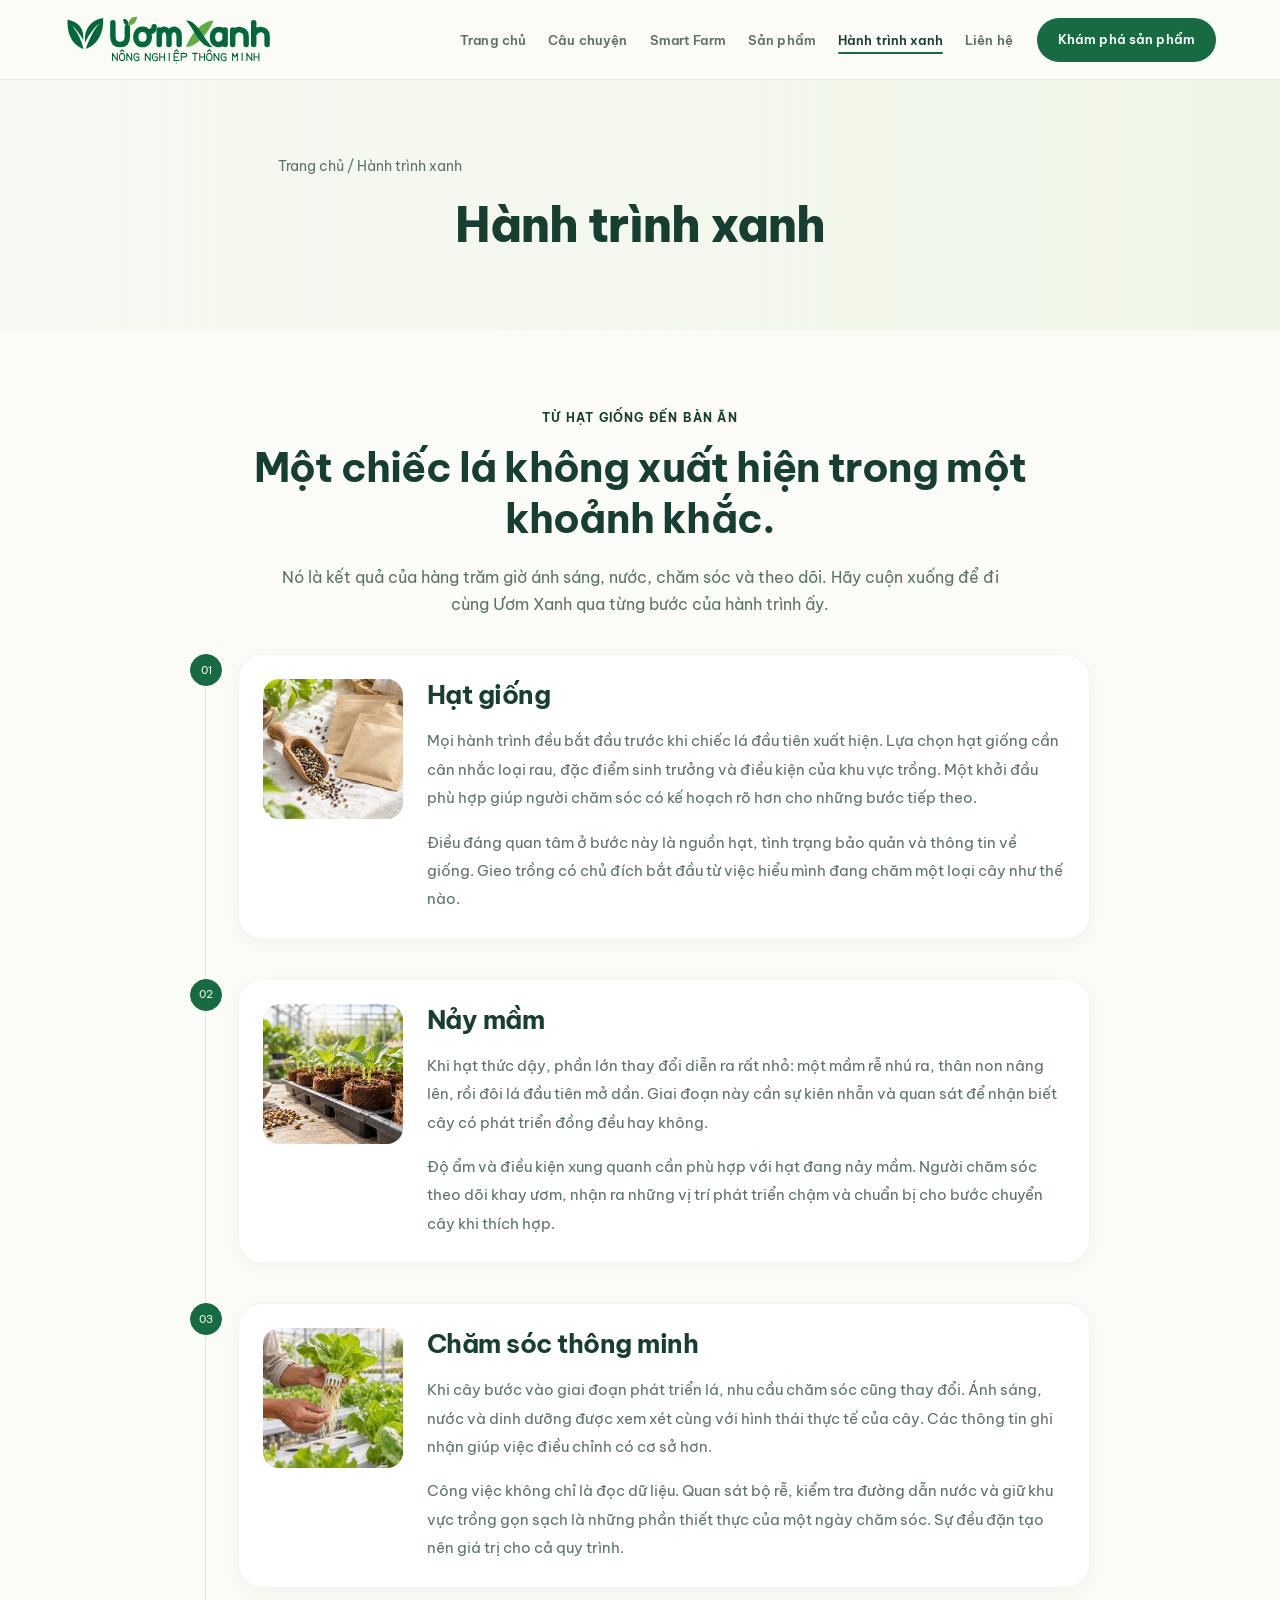
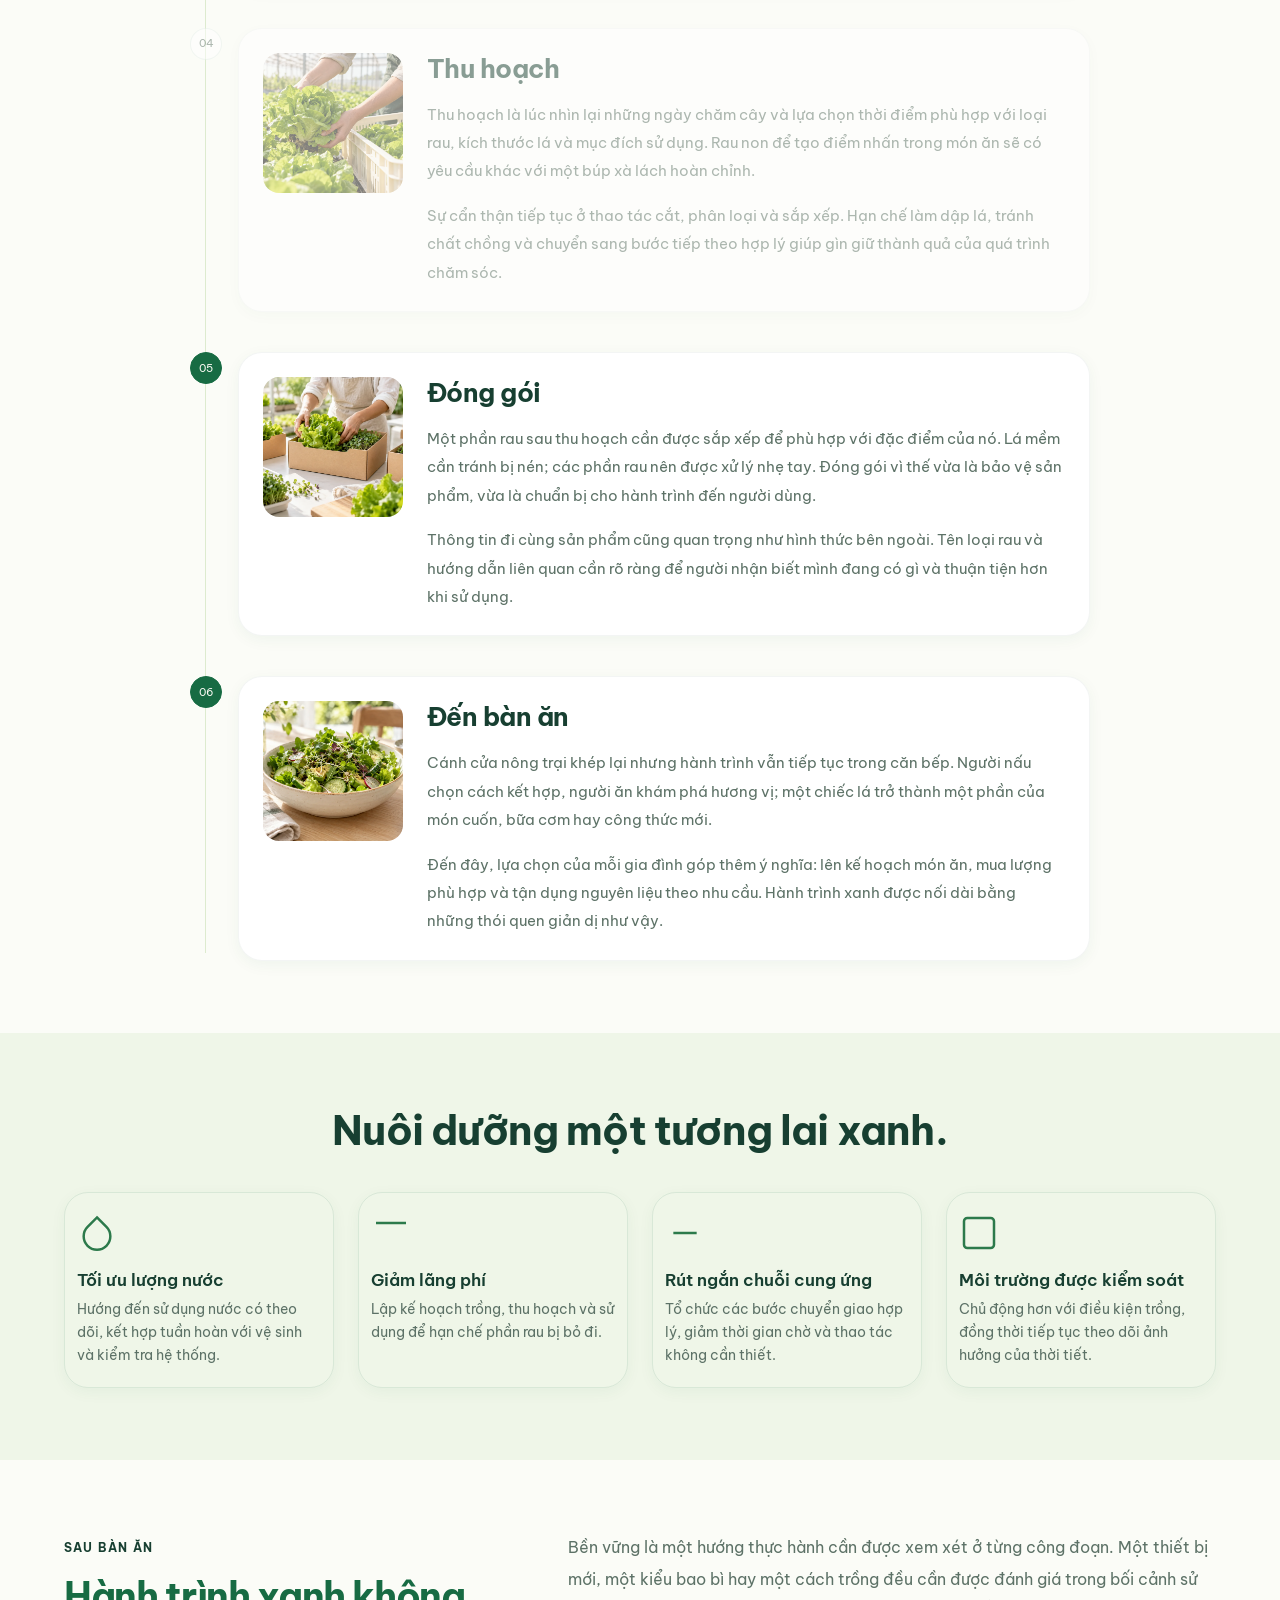
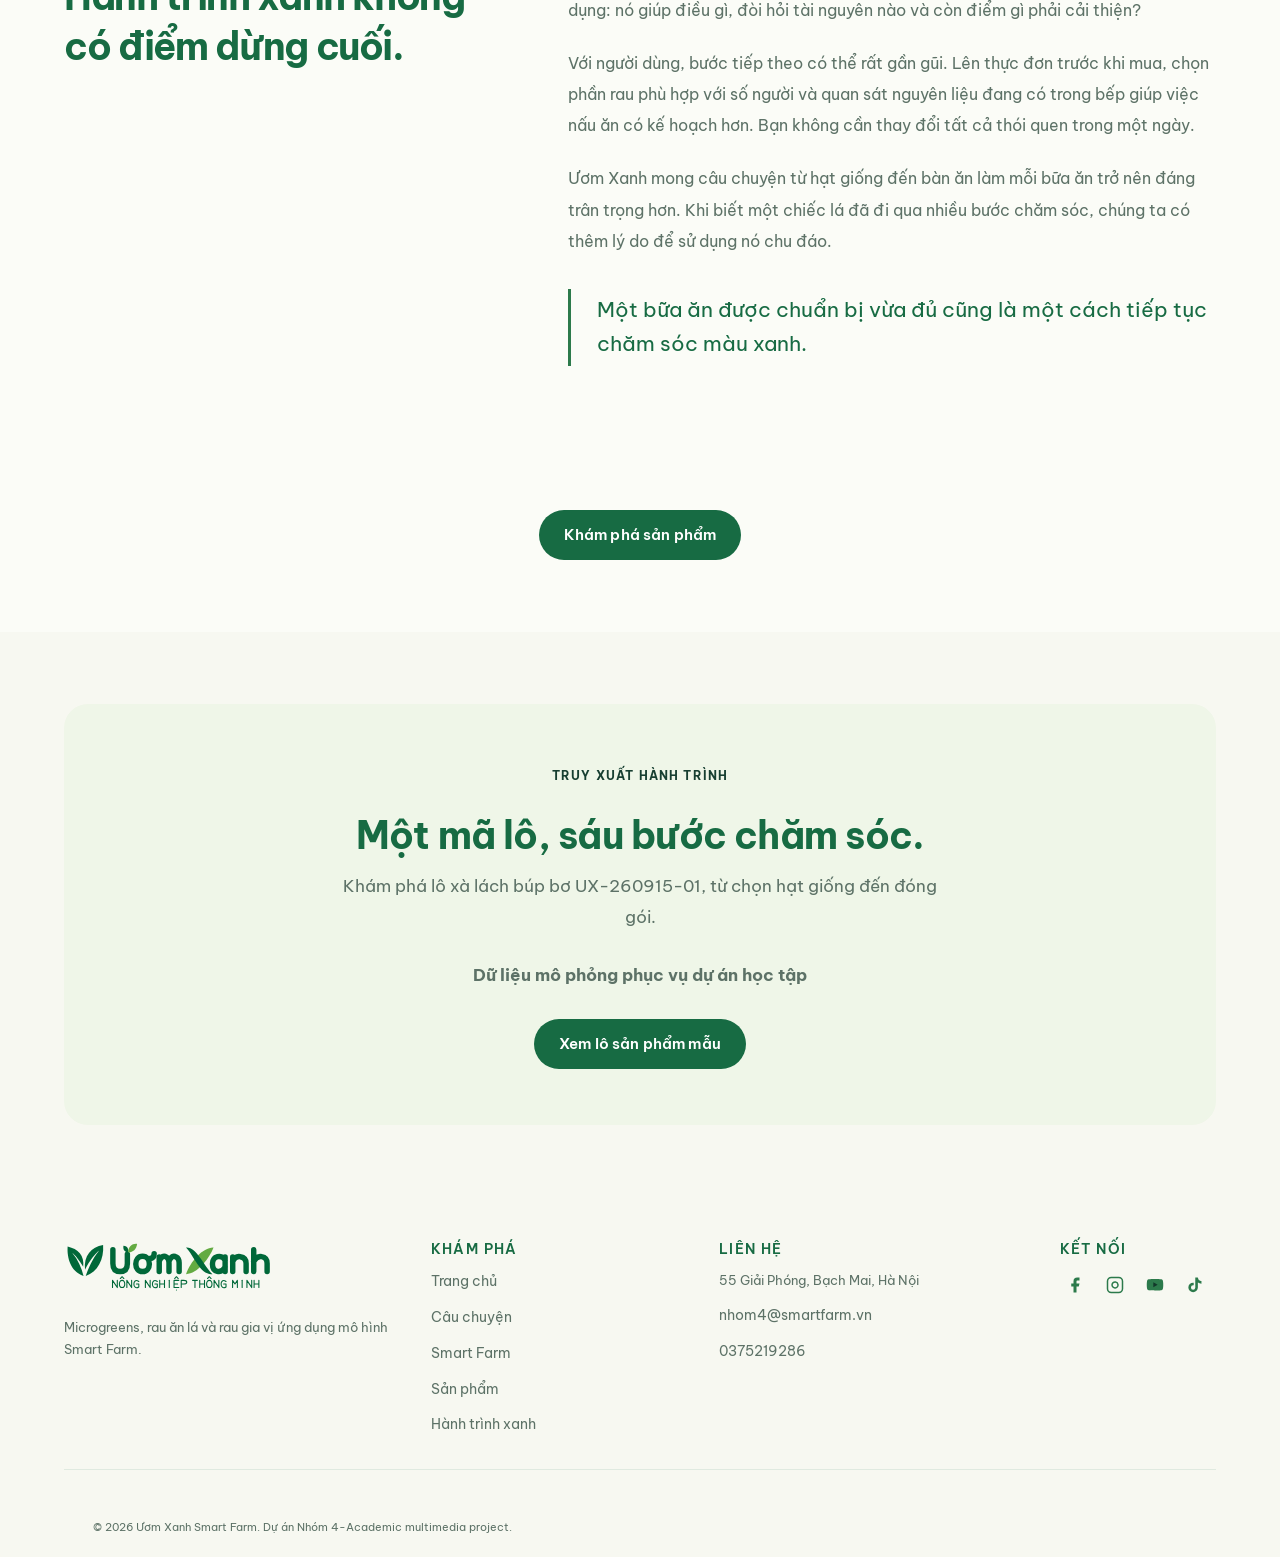
<file: lumileaf-smart-farm/pages/journey.html>
<!DOCTYPE html>
<html lang="vi">
<head>
  <meta charset="UTF-8">
  <meta name="viewport" content="width=device-width, initial-scale=1.0">
  <meta name="description" content="Hành trình xanh Ươm Xanh - Từ hạt giống đến bàn ăn, câu chuyện chăm sóc và lối sống bền vững.">
  <title>Hành trình xanh | Ươm Xanh – Nông nghiệp thông minh</title>
  <link rel="icon" href="../assets/logo/uom-xanh-favicon.svg" type="image/svg+xml">
  <link rel="stylesheet" href="../css/fonts.css">
  <link rel="stylesheet" href="../css/reset.css">
  <link rel="stylesheet" href="../css/variables.css">
  <link rel="stylesheet" href="../css/style.css">
  <link rel="stylesheet" href="../css/animations.css">
  <link rel="stylesheet" href="../css/responsive.css">
  <link rel="stylesheet" href="../css/brand.css">
  <link rel="stylesheet" href="../css/multimedia.css">
  <link rel="stylesheet" href="../css/editorial.css">
</head>
<body>

  <header class="header" role="banner">
    <div class="container header__inner">
      <a href="../index.html" class="nav__logo" aria-label="Ươm Xanh - Trang chủ">
        <img class="brand-lockup" src="../assets/logo/uom-xanh-horizontal.svg" alt="Ươm Xanh – Nông nghiệp thông minh" width="580" height="140">
      </a>
      <nav class="nav__menu" aria-label="Điều hướng chính">
        <ul class="nav__links">
          <li><a href="../index.html" class="nav__link">Trang chủ</a></li>
          <li><a href="about.html" class="nav__link">Câu chuyện</a></li>
          <li><a href="smart-farm.html" class="nav__link">Smart Farm</a></li>
          <li><a href="products.html" class="nav__link">Sản phẩm</a></li>
          <li><a href="journey.html" class="nav__link">Hành trình xanh</a></li>
          <li><a href="contact.html" class="nav__link">Liên hệ</a></li>
        </ul>
        <a href="products.html" class="btn btn--primary nav__cta">Khám phá sản phẩm</a>
      </nav>
      <button class="nav__toggle" aria-label="Mở menu" aria-expanded="false">
        <span></span><span></span><span></span>
      </button>
    </div>
  </header>

  <div class="mobile-nav" aria-hidden="true">
    <div class="mobile-nav__overlay"></div>
    <nav class="mobile-nav__panel" aria-label="Menu di động">
<a href="../index.html" class="nav__logo" aria-label="Ươm Xanh - Trang chủ">
        <img class="brand-lockup" src="../assets/logo/uom-xanh-horizontal.svg" alt="Ươm Xanh – Nông nghiệp thông minh" width="580" height="140">
      </a>
      <a href="../index.html" class="mobile-nav__link">Trang chủ</a>
      <a href="about.html" class="mobile-nav__link">Câu chuyện</a>
      <a href="smart-farm.html" class="mobile-nav__link">Smart Farm</a>
      <a href="products.html" class="mobile-nav__link">Sản phẩm</a>
      <a href="journey.html" class="mobile-nav__link">Hành trình xanh</a>
      <a href="contact.html" class="mobile-nav__link">Liên hệ</a>
      <a href="products.html" class="btn btn--primary mobile-nav__cta">Khám phá sản phẩm</a>
    </nav>
  </div>

  <main>
    <section class="page-hero">
      <div class="page-hero__overlay"></div>
      <div class="container page-hero__content">
        <p class="page-hero__breadcrumb"><a href="../index.html">Trang chủ</a> / Hành trình xanh</p>
        <h1 class="page-hero__title">Hành trình xanh</h1>
      </div>
    </section>

    <section class="section">
      <div class="container container--narrow">
        <div class="section__header section__header--center reveal">
          <span class="section__eyebrow">Từ hạt giống đến bàn ăn</span>
          <h2 class="section__title">Một chiếc lá không xuất hiện trong một khoảnh khắc.</h2>
          <p class="section__desc">Nó là kết quả của hàng trăm giờ ánh sáng, nước, chăm sóc và theo dõi. Hãy cuộn xuống để đi cùng Ươm Xanh qua từng bước của hành trình ấy.</p>
        </div>

        <div class="journey-vertical reveal">
          <article class="journey-vertical__item">
            <div class="journey-vertical__dot">01</div>
            <div class="journey-vertical__content">
              <img src="../assets/images/seed-selection.webp" alt="Hạt giống rau được lựa chọn trước khi gieo">
              <div>
                <h3>Hạt giống</h3>
                <p class="section__desc">Mọi hành trình đều bắt đầu trước khi chiếc lá đầu tiên xuất hiện. Lựa chọn hạt giống cần cân nhắc loại rau, đặc điểm sinh trưởng và điều kiện của khu vực trồng. Một khởi đầu phù hợp giúp người chăm sóc có kế hoạch rõ hơn cho những bước tiếp theo.</p><p class="section__desc">Điều đáng quan tâm ở bước này là nguồn hạt, tình trạng bảo quản và thông tin về giống. Gieo trồng có chủ đích bắt đầu từ việc hiểu mình đang chăm một loại cây như thế nào.</p>
              </div>
            </div>
          </article>
          <article class="journey-vertical__item">
            <div class="journey-vertical__dot">02</div>
            <div class="journey-vertical__content">
              <img src="../assets/images/seedlings.webp" alt="Mầm cây nảy mầm">
              <div>
                <h3>Nảy mầm</h3>
                <p class="section__desc">Khi hạt thức dậy, phần lớn thay đổi diễn ra rất nhỏ: một mầm rễ nhú ra, thân non nâng lên, rồi đôi lá đầu tiên mở dần. Giai đoạn này cần sự kiên nhẫn và quan sát để nhận biết cây có phát triển đồng đều hay không.</p><p class="section__desc">Độ ẩm và điều kiện xung quanh cần phù hợp với hạt đang nảy mầm. Người chăm sóc theo dõi khay ươm, nhận ra những vị trí phát triển chậm và chuẩn bị cho bước chuyển cây khi thích hợp.</p>
              </div>
            </div>
          </article>
          <article class="journey-vertical__item">
            <div class="journey-vertical__dot">03</div>
            <div class="journey-vertical__content">
              <img src="../assets/images/care-check.webp" alt="Chăm sóc thông minh bằng công nghệ">
              <div>
                <h3>Chăm sóc thông minh</h3>
                <p class="section__desc">Khi cây bước vào giai đoạn phát triển lá, nhu cầu chăm sóc cũng thay đổi. Ánh sáng, nước và dinh dưỡng được xem xét cùng với hình thái thực tế của cây. Các thông tin ghi nhận giúp việc điều chỉnh có cơ sở hơn.</p><p class="section__desc">Công việc không chỉ là đọc dữ liệu. Quan sát bộ rễ, kiểm tra đường dẫn nước và giữ khu vực trồng gọn sạch là những phần thiết thực của một ngày chăm sóc. Sự đều đặn tạo nên giá trị cho cả quy trình.</p>
              </div>
            </div>
          </article>
          <article class="journey-vertical__item">
            <div class="journey-vertical__dot">04</div>
            <div class="journey-vertical__content">
              <img src="../assets/images/harvest.webp" alt="Thu hoạch rau tươi">
              <div>
                <h3>Thu hoạch</h3>
                <p class="section__desc">Thu hoạch là lúc nhìn lại những ngày chăm cây và lựa chọn thời điểm phù hợp với loại rau, kích thước lá và mục đích sử dụng. Rau non để tạo điểm nhấn trong món ăn sẽ có yêu cầu khác với một búp xà lách hoàn chỉnh.</p><p class="section__desc">Sự cẩn thận tiếp tục ở thao tác cắt, phân loại và sắp xếp. Hạn chế làm dập lá, tránh chất chồng và chuyển sang bước tiếp theo hợp lý giúp gìn giữ thành quả của quá trình chăm sóc.</p>
              </div>
            </div>
          </article>
          <article class="journey-vertical__item">
            <div class="journey-vertical__dot">05</div>
            <div class="journey-vertical__content">
              <img src="../assets/images/packaging.webp" alt="Đóng gói sản phẩm">
              <div>
                <h3>Đóng gói</h3>
                <p class="section__desc">Một phần rau sau thu hoạch cần được sắp xếp để phù hợp với đặc điểm của nó. Lá mềm cần tránh bị nén; các phần rau nên được xử lý nhẹ tay. Đóng gói vì thế vừa là bảo vệ sản phẩm, vừa là chuẩn bị cho hành trình đến người dùng.</p><p class="section__desc">Thông tin đi cùng sản phẩm cũng quan trọng như hình thức bên ngoài. Tên loại rau và hướng dẫn liên quan cần rõ ràng để người nhận biết mình đang có gì và thuận tiện hơn khi sử dụng.</p>
              </div>
            </div>
          </article>
          <article class="journey-vertical__item">
            <div class="journey-vertical__dot">06</div>
            <div class="journey-vertical__content">
              <img src="../assets/images/table.webp" alt="Rau sạch trên bàn ăn">
              <div>
                <h3>Đến bàn ăn</h3>
                <p class="section__desc">Cánh cửa nông trại khép lại nhưng hành trình vẫn tiếp tục trong căn bếp. Người nấu chọn cách kết hợp, người ăn khám phá hương vị; một chiếc lá trở thành một phần của món cuốn, bữa cơm hay công thức mới.</p><p class="section__desc">Đến đây, lựa chọn của mỗi gia đình góp thêm ý nghĩa: lên kế hoạch món ăn, mua lượng phù hợp và tận dụng nguyên liệu theo nhu cầu. Hành trình xanh được nối dài bằng những thói quen giản dị như vậy.</p>
              </div>
            </div>
          </article>
        </div>
      </div>
    </section>

    <section class="section section--dark">
      <div class="container">
        <div class="section__header section__header--center reveal">
          <h2 class="section__title">Nuôi dưỡng một tương lai xanh.</h2>
        </div>
        <div class="sustain-grid reveal">
          <div class="sustain-card">
            <div class="sustain-card__icon"><svg viewBox="0 0 24 24" fill="none" stroke="currentColor" stroke-width="1.5"><path d="M12 2.69l5.66 5.66a8 8 0 1 1-11.31 0z"/></svg></div>
            <h3 class="sustain-card__title">Tối ưu lượng nước</h3>
            <p class="sustain-card__desc">Hướng đến sử dụng nước có theo dõi, kết hợp tuần hoàn với vệ sinh và kiểm tra hệ thống.</p>
          </div>
          <div class="sustain-card">
            <div class="sustain-card__icon"><svg viewBox="0 0 24 24" fill="none" stroke="currentColor" stroke-width="1.5"><path d="M3 6h18"/></svg></div>
            <h3 class="sustain-card__title">Giảm lãng phí</h3>
            <p class="sustain-card__desc">Lập kế hoạch trồng, thu hoạch và sử dụng để hạn chế phần rau bị bỏ đi.</p>
          </div>
          <div class="sustain-card">
            <div class="sustain-card__icon"><svg viewBox="0 0 24 24" fill="none" stroke="currentColor" stroke-width="1.5"><path d="M5 12h14"/></svg></div>
            <h3 class="sustain-card__title">Rút ngắn chuỗi cung ứng</h3>
            <p class="sustain-card__desc">Tổ chức các bước chuyển giao hợp lý, giảm thời gian chờ và thao tác không cần thiết.</p>
          </div>
          <div class="sustain-card">
            <div class="sustain-card__icon"><svg viewBox="0 0 24 24" fill="none" stroke="currentColor" stroke-width="1.5"><rect x="3" y="3" width="18" height="18" rx="2"/></svg></div>
            <h3 class="sustain-card__title">Môi trường được kiểm soát</h3>
            <p class="sustain-card__desc">Chủ động hơn với điều kiện trồng, đồng thời tiếp tục theo dõi ảnh hưởng của thời tiết.</p>
          </div>
        </div>
      </div>
    </section>

<section class="section reading-section" id="tiep-noi"><div class="container reading-layout"><header><span class="section__eyebrow">Sau bàn ăn</span><h2>Hành trình xanh không có điểm dừng cuối.</h2></header><div class="reading-copy"><p>Bền vững là một hướng thực hành cần được xem xét ở từng công đoạn. Một thiết bị mới, một kiểu bao bì hay một cách trồng đều cần được đánh giá trong bối cảnh sử dụng: nó giúp điều gì, đòi hỏi tài nguyên nào và còn điểm gì phải cải thiện?</p><p>Với người dùng, bước tiếp theo có thể rất gần gũi. Lên thực đơn trước khi mua, chọn phần rau phù hợp với số người và quan sát nguyên liệu đang có trong bếp giúp việc nấu ăn có kế hoạch hơn. Bạn không cần thay đổi tất cả thói quen trong một ngày.</p><p>Ươm Xanh mong câu chuyện từ hạt giống đến bàn ăn làm mỗi bữa ăn trở nên đáng trân trọng hơn. Khi biết một chiếc lá đã đi qua nhiều bước chăm sóc, chúng ta có thêm lý do để sử dụng nó chu đáo.</p><blockquote>Một bữa ăn được chuẩn bị vừa đủ cũng là một cách tiếp tục chăm sóc màu xanh.</blockquote></div></div></section>    <section class="section">
      <div class="container text-center reveal">
        <a href="products.html" class="btn btn--primary">Khám phá sản phẩm</a>
      </div>
    </section>
  <section class="section section--cream"><div class="container editorial-end"><span class="section__eyebrow">Truy xuất hành trình</span><h2>Một mã lô, sáu bước chăm sóc.</h2><p>Khám phá lô xà lách búp bơ UX-260915-01, từ chọn hạt giống đến đóng gói.</p><p><strong>Dữ liệu mô phỏng phục vụ dự án học tập</strong></p><a class="btn btn--primary" href="traceability.html?lot=UX-260915-01">Xem lô sản phẩm mẫu</a></div></section></main>

  <footer class="footer" role="contentinfo">
    <div class="container">
      <div class="footer__grid">
        <div class="footer__brand">
          <a href="../index.html" class="nav__logo" aria-label="Ươm Xanh – Trang chủ" style="margin-bottom: 24px; color: var(--white);">
            <img class="brand-lockup" src="../assets/logo/uom-xanh-horizontal.svg" alt="Ươm Xanh – Nông nghiệp thông minh" width="580" height="140">
          </a>
          <p class="footer__desc">Microgreens, rau ăn lá và rau gia vị ứng dụng mô hình Smart Farm.</p>
        </div>
        <div>
          <h2 class="footer__title">Khám phá</h2>
          <ul class="footer__links">
            <li><a href="../index.html">Trang chủ</a></li>
            <li><a href="about.html">Câu chuyện</a></li>
            <li><a href="smart-farm.html">Smart Farm</a></li>
            <li><a href="products.html">Sản phẩm</a></li>
            <li><a href="journey.html">Hành trình xanh</a></li>
          </ul>
        </div>
        <div>
          <h2 class="footer__title">Liên hệ</h2>
          <ul class="footer__links">
            <li>55 Giải Phóng, Bạch Mai, Hà Nội</li>
            <li><a href="mailto:nhom4@smartfarm.vn">nhom4@smartfarm.vn</a></li>
            <li><a href="tel:0375219286">0375219286</a></li>
          </ul>
        </div>
        <div>
          <h2 class="footer__title">Kết nối</h2>
          <div class="footer__social" role="group" aria-label="Kênh mạng xã hội đang cập nhật">
            <span aria-label="Facebook (chưa cập nhật)" title="Facebook — chưa cập nhật"><svg viewBox="0 0 24 24" fill="currentColor"><path d="M18 2h-3a5 5 0 0 0-5 5v3H7v4h3v8h4v-8h3l1-4h-4V7a1 1 0 0 1 1-1h3z"/></svg></span>
            <span aria-label="Instagram (chưa cập nhật)" title="Instagram — chưa cập nhật"><svg viewBox="0 0 24 24" fill="none" stroke="currentColor" stroke-width="2"><rect x="2" y="2" width="20" height="20" rx="5"/><path d="M16 11.37A4 4 0 1 1 12.63 8 4 4 0 0 1 16 11.37z"/><line x1="17.5" y1="6.5" x2="17.51" y2="6.5"/></svg></span>
            <span aria-label="YouTube (chưa cập nhật)" title="YouTube — chưa cập nhật"><svg viewBox="0 0 24 24" fill="currentColor"><path d="M22.54 6.42a2.78 2.78 0 0 0-1.94-2C18.88 4 12 4 12 4s-6.88 0-8.6.46a2.78 2.78 0 0 0-1.94 2A29 29 0 0 0 1 11.75a29 29 0 0 0 .46 5.33A2.78 2.78 0 0 0 3.4 19.13C5.12 19.56 12 19.56 12 19.56s6.88 0 8.6-.46a2.78 2.78 0 0 0 1.94-2 29 29 0 0 0 .46-5.25 29 29 0 0 0-.46-5.43z"/><polygon points="9.75 15.02 15.5 11.75 9.75 8.48 9.75 15.02" fill="#12372A"/></svg></span>
            <span aria-label="TikTok (chưa cập nhật)" title="TikTok — chưa cập nhật"><svg viewBox="0 0 24 24" fill="currentColor"><path d="M19.59 6.69a4.83 4.83 0 0 1-3.77-4.25V2h-3.45v13.67a2.89 2.89 0 0 1-2.88 2.5 2.89 2.89 0 0 1-2.89-2.89 2.89 2.89 0 0 1 2.89-2.89c.28 0 .54.04.79.1V9.01a6.27 6.27 0 0 0-.79-.05 6.34 6.34 0 0 0-6.34 6.34 6.34 6.34 0 0 0 6.34 6.34 6.34 6.34 0 0 0 6.33-6.34V8.69a8.18 8.18 0 0 0 4.78 1.52V6.76a4.85 4.85 0 0 1-1.01-.07z"/></svg></span>
          </div>
        </div>
      </div>
      <div class="footer__bottom">
        <p>© 2026 Ươm Xanh Smart Farm. Dự án Nhóm 4-Academic multimedia project.</p>
      </div>
    </div>
  </footer>

  <script type="module" src="../js/main.js"></script>
</body>
</html>
</file>
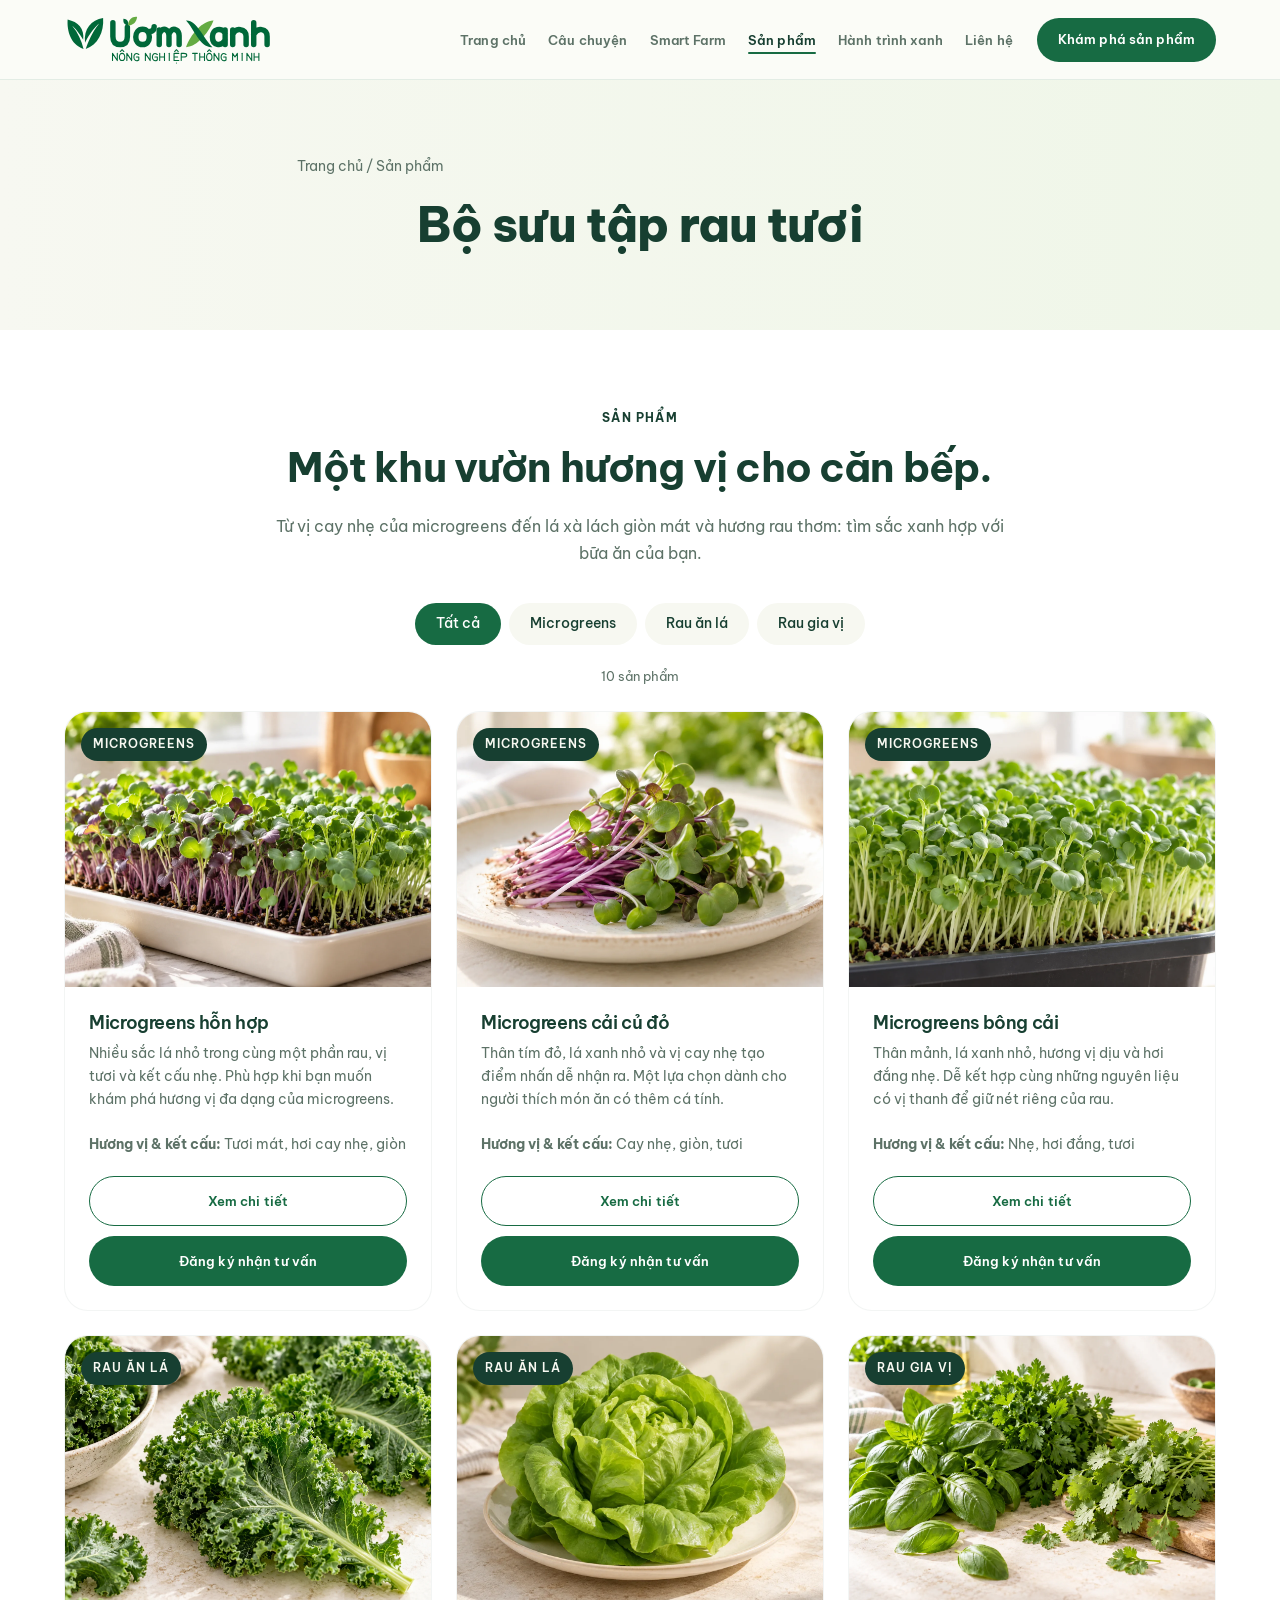
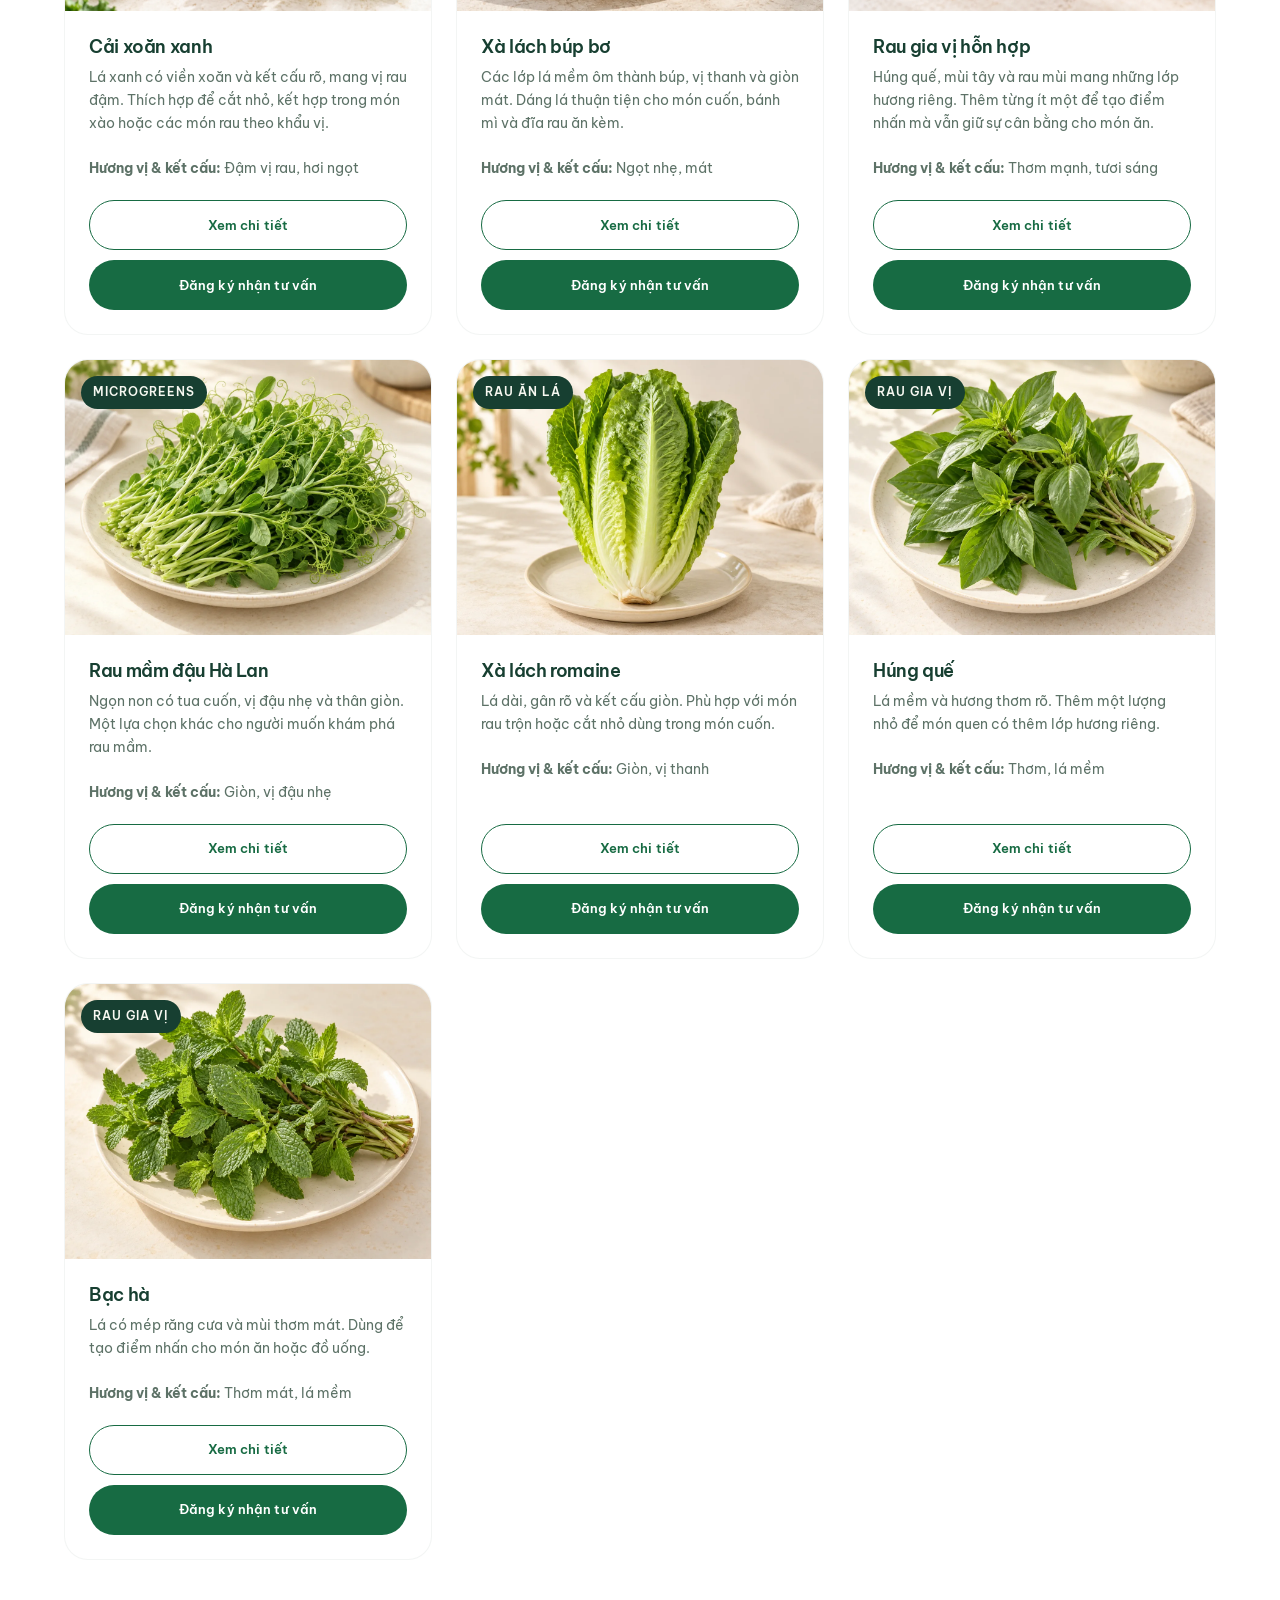
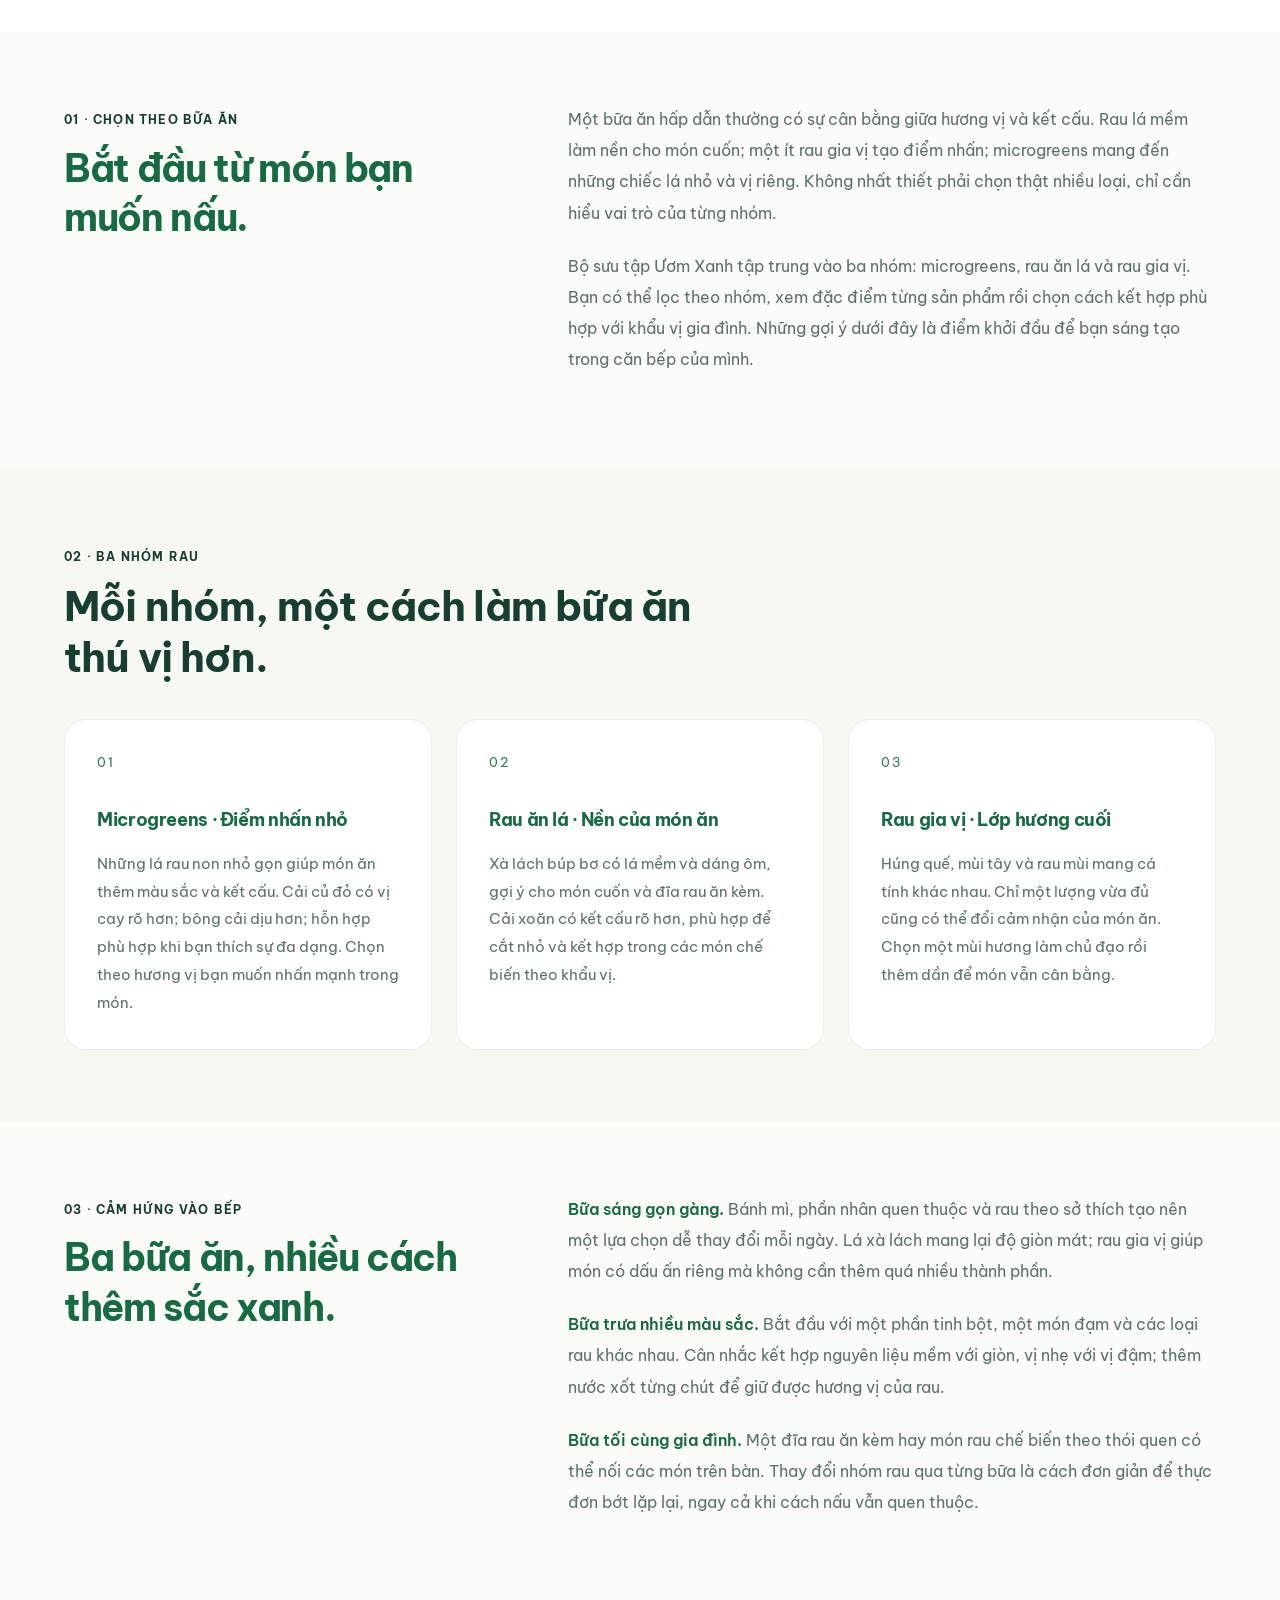
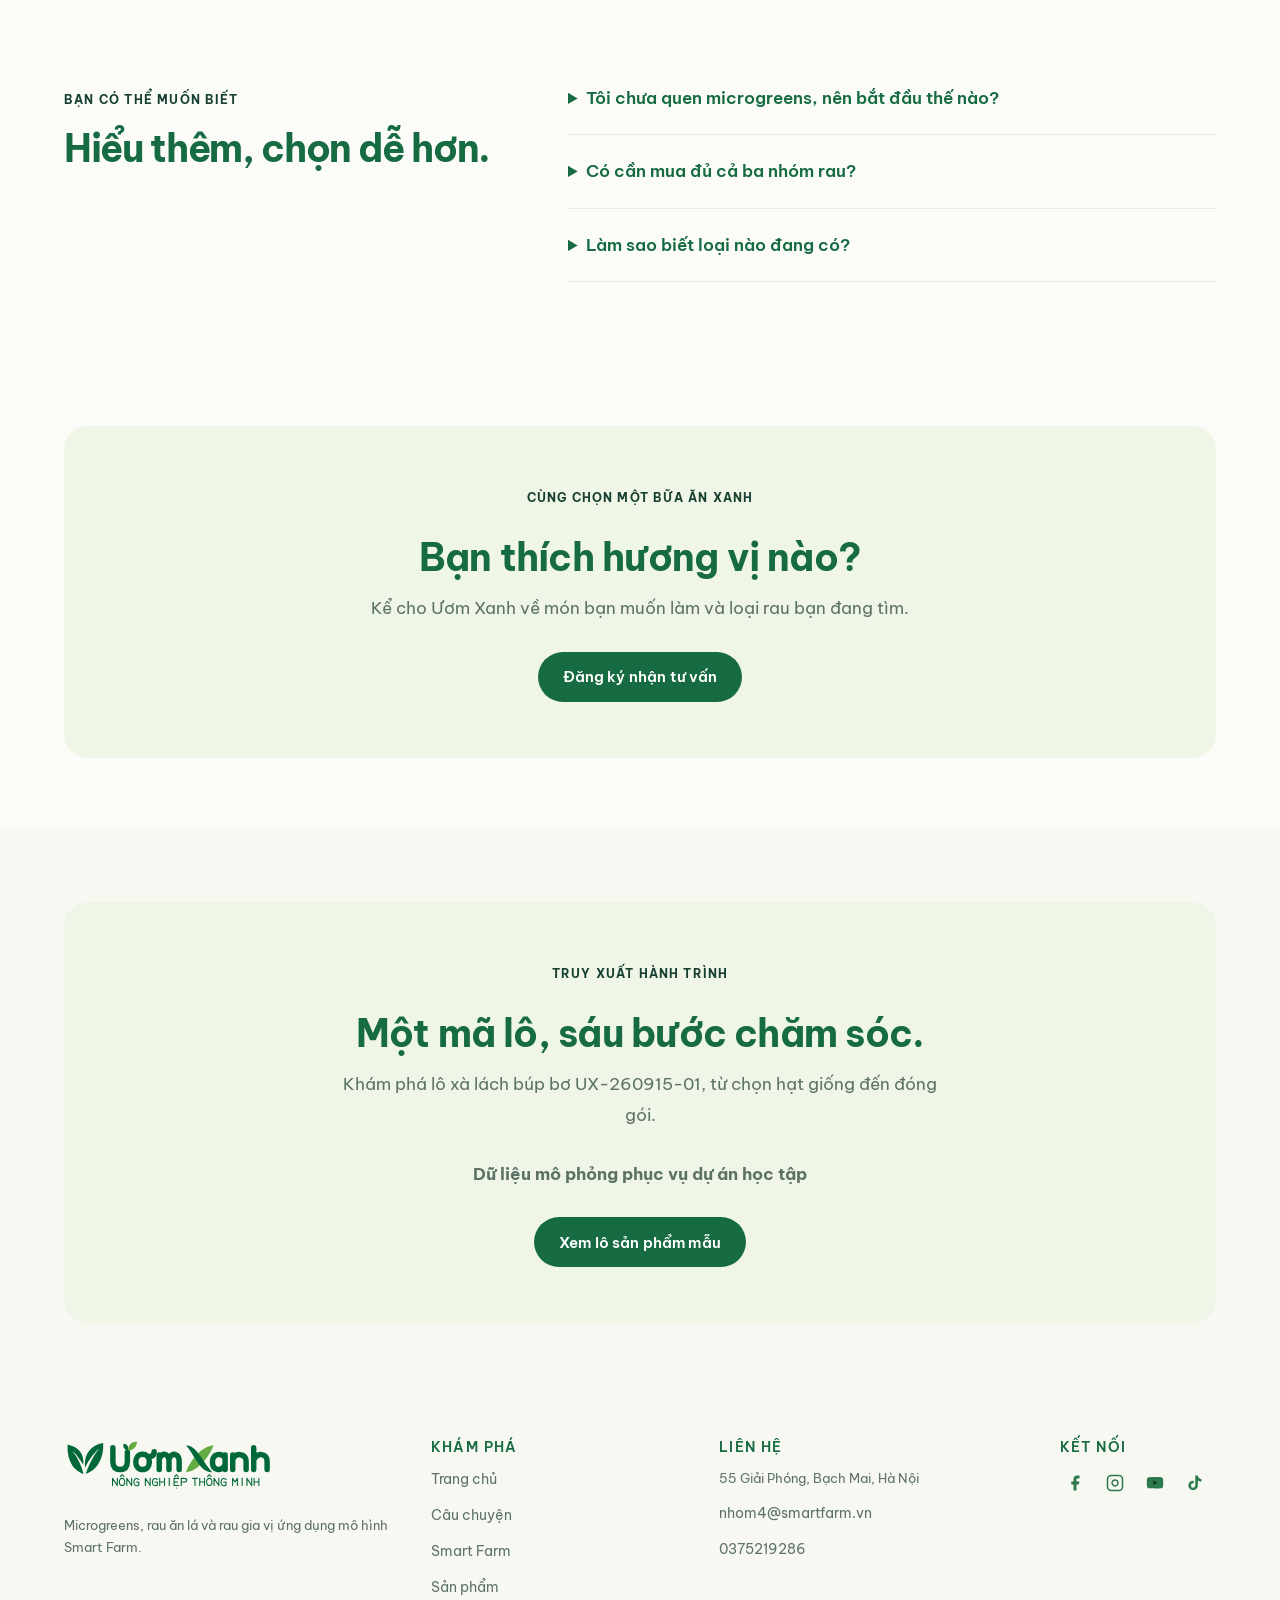
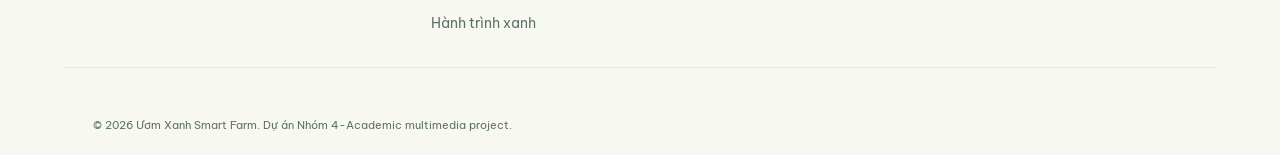
<file: lumileaf-smart-farm/pages/products.html>
<!DOCTYPE html>
<html lang="vi">
<head>
  <meta charset="UTF-8">
  <meta name="viewport" content="width=device-width, initial-scale=1.0">
  <meta name="description" content="Sản phẩm Ươm Xanh - Microgreens, rau ăn lá và rau gia vị tươi từ nông trại thông minh.">
  <title>Sản phẩm | Ươm Xanh – Nông nghiệp thông minh</title>
  <link rel="icon" href="../assets/logo/uom-xanh-favicon.svg" type="image/svg+xml">
  <link rel="stylesheet" href="../css/fonts.css">
  <link rel="stylesheet" href="../css/reset.css">
  <link rel="stylesheet" href="../css/variables.css">
  <link rel="stylesheet" href="../css/style.css">
  <link rel="stylesheet" href="../css/animations.css">
  <link rel="stylesheet" href="../css/responsive.css">
  <link rel="stylesheet" href="../css/brand.css">
  <link rel="stylesheet" href="../css/multimedia.css">
  <link rel="stylesheet" href="../css/editorial.css">
</head>
<body>

  <header class="header" role="banner">
    <div class="container header__inner">
      <a href="../index.html" class="nav__logo" aria-label="Ươm Xanh - Trang chủ">
        <img class="brand-lockup" src="../assets/logo/uom-xanh-horizontal.svg" alt="Ươm Xanh – Nông nghiệp thông minh" width="580" height="140">
      </a>
      <nav class="nav__menu" aria-label="Điều hướng chính">
        <ul class="nav__links">
          <li><a href="../index.html" class="nav__link">Trang chủ</a></li>
          <li><a href="about.html" class="nav__link">Câu chuyện</a></li>
          <li><a href="smart-farm.html" class="nav__link">Smart Farm</a></li>
          <li><a href="products.html" class="nav__link">Sản phẩm</a></li>
          <li><a href="journey.html" class="nav__link">Hành trình xanh</a></li>
          <li><a href="contact.html" class="nav__link">Liên hệ</a></li>
        </ul>
        <a href="products.html" class="btn btn--primary nav__cta">Khám phá sản phẩm</a>
      </nav>
      <button class="nav__toggle" aria-label="Mở menu" aria-expanded="false">
        <span></span><span></span><span></span>
      </button>
    </div>
  </header>

  <div class="mobile-nav" aria-hidden="true">
    <div class="mobile-nav__overlay"></div>
    <nav class="mobile-nav__panel" aria-label="Menu di động">
<a href="../index.html" class="nav__logo" aria-label="Ươm Xanh - Trang chủ">
        <img class="brand-lockup" src="../assets/logo/uom-xanh-horizontal.svg" alt="Ươm Xanh – Nông nghiệp thông minh" width="580" height="140">
      </a>
      <a href="../index.html" class="mobile-nav__link">Trang chủ</a>
      <a href="about.html" class="mobile-nav__link">Câu chuyện</a>
      <a href="smart-farm.html" class="mobile-nav__link">Smart Farm</a>
      <a href="products.html" class="mobile-nav__link">Sản phẩm</a>
      <a href="journey.html" class="mobile-nav__link">Hành trình xanh</a>
      <a href="contact.html" class="mobile-nav__link">Liên hệ</a>
      <a href="products.html" class="btn btn--primary mobile-nav__cta">Khám phá sản phẩm</a>
    </nav>
  </div>

  <main>
    <section class="page-hero">
      <div class="page-hero__overlay"></div>
      <div class="container page-hero__content">
        <p class="page-hero__breadcrumb"><a href="../index.html">Trang chủ</a> / Sản phẩm</p>
        <h1 class="page-hero__title">Bộ sưu tập rau tươi</h1>
      </div>
    </section>

    <section class="section section--white">
      <div class="container">
        <div class="section__header section__header--center reveal">
          <span class="section__eyebrow">Sản phẩm</span>
          <h2 class="section__title">Một khu vườn hương vị cho căn bếp.</h2>
          <p class="section__desc">Từ vị cay nhẹ của microgreens đến lá xà lách giòn mát và hương rau thơm: tìm sắc xanh hợp với bữa ăn của bạn.</p>
        </div>

        <div class="filter-bar reveal" role="group" aria-label="Lọc sản phẩm">
          <button class="filter-chip is-active" data-filter="all" aria-pressed="true">Tất cả</button>
          <button class="filter-chip" data-filter="microgreens" aria-pressed="false">Microgreens</button>
          <button class="filter-chip" data-filter="leafy" aria-pressed="false">Rau ăn lá</button>
          <button class="filter-chip" data-filter="herbs" aria-pressed="false">Rau gia vị</button>
        </div>

        <p class="products-count" aria-live="polite">10 sản phẩm</p><!-- products:start -->
<!-- Generated from js/product-data.js; do not edit these cards by hand. -->
<div class="products-grid" data-base-path="../">
<article class="product-card" data-category="microgreens"><div class="product-card__image"><img src="../assets/images/microgreens.webp" alt="Microgreens hỗn hợp" width="1200" height="900" loading="lazy"><span class="product-card__tag">Microgreens</span></div><div class="product-card__body"><h3 class="product-card__title">Microgreens hỗn hợp</h3><p class="product-card__desc">Nhiều sắc lá nhỏ trong cùng một phần rau, vị tươi và kết cấu nhẹ. Phù hợp khi bạn muốn khám phá hương vị đa dạng của microgreens.</p><p class="product-card__flavor"><strong>Hương vị & kết cấu:</strong> Tươi mát, hơi cay nhẹ, giòn</p><div class="product-card__actions"><button class="btn btn--secondary" data-product-id="1" aria-haspopup="dialog" aria-controls="product-modal" aria-label="Xem chi tiết Microgreens hỗn hợp">Xem chi tiết</button><a class="btn btn--primary" href="../pages/contact.html?product=1#contact-form" aria-label="Đăng ký nhận tư vấn về Microgreens hỗn hợp">Đăng ký nhận tư vấn</a></div></div></article>
<article class="product-card" data-category="microgreens"><div class="product-card__image"><img src="../assets/images/radish.webp" alt="Microgreens cải củ đỏ" width="1200" height="900" loading="lazy"><span class="product-card__tag">Microgreens</span></div><div class="product-card__body"><h3 class="product-card__title">Microgreens cải củ đỏ</h3><p class="product-card__desc">Thân tím đỏ, lá xanh nhỏ và vị cay nhẹ tạo điểm nhấn dễ nhận ra. Một lựa chọn dành cho người thích món ăn có thêm cá tính.</p><p class="product-card__flavor"><strong>Hương vị & kết cấu:</strong> Cay nhẹ, giòn, tươi</p><div class="product-card__actions"><button class="btn btn--secondary" data-product-id="2" aria-haspopup="dialog" aria-controls="product-modal" aria-label="Xem chi tiết Microgreens cải củ đỏ">Xem chi tiết</button><a class="btn btn--primary" href="../pages/contact.html?product=2#contact-form" aria-label="Đăng ký nhận tư vấn về Microgreens cải củ đỏ">Đăng ký nhận tư vấn</a></div></div></article>
<article class="product-card" data-category="microgreens"><div class="product-card__image"><img src="../assets/images/broccoli.webp" alt="Microgreens bông cải" width="1200" height="900" loading="lazy"><span class="product-card__tag">Microgreens</span></div><div class="product-card__body"><h3 class="product-card__title">Microgreens bông cải</h3><p class="product-card__desc">Thân mảnh, lá xanh nhỏ, hương vị dịu và hơi đắng nhẹ. Dễ kết hợp cùng những nguyên liệu có vị thanh để giữ nét riêng của rau.</p><p class="product-card__flavor"><strong>Hương vị & kết cấu:</strong> Nhẹ, hơi đắng, tươi</p><div class="product-card__actions"><button class="btn btn--secondary" data-product-id="3" aria-haspopup="dialog" aria-controls="product-modal" aria-label="Xem chi tiết Microgreens bông cải">Xem chi tiết</button><a class="btn btn--primary" href="../pages/contact.html?product=3#contact-form" aria-label="Đăng ký nhận tư vấn về Microgreens bông cải">Đăng ký nhận tư vấn</a></div></div></article>
<article class="product-card" data-category="leafy"><div class="product-card__image"><img src="../assets/images/kale.webp" alt="Cải xoăn xanh" width="1200" height="900" loading="lazy"><span class="product-card__tag">Rau ăn lá</span></div><div class="product-card__body"><h3 class="product-card__title">Cải xoăn xanh</h3><p class="product-card__desc">Lá xanh có viền xoăn và kết cấu rõ, mang vị rau đậm. Thích hợp để cắt nhỏ, kết hợp trong món xào hoặc các món rau theo khẩu vị.</p><p class="product-card__flavor"><strong>Hương vị & kết cấu:</strong> Đậm vị rau, hơi ngọt</p><div class="product-card__actions"><button class="btn btn--secondary" data-product-id="4" aria-haspopup="dialog" aria-controls="product-modal" aria-label="Xem chi tiết Cải xoăn xanh">Xem chi tiết</button><a class="btn btn--primary" href="../pages/contact.html?product=4#contact-form" aria-label="Đăng ký nhận tư vấn về Cải xoăn xanh">Đăng ký nhận tư vấn</a></div></div></article>
<article class="product-card" data-category="leafy"><div class="product-card__image"><img src="../assets/images/lettuce-product.webp" alt="Xà lách búp bơ" width="1200" height="900" loading="lazy"><span class="product-card__tag">Rau ăn lá</span></div><div class="product-card__body"><h3 class="product-card__title">Xà lách búp bơ</h3><p class="product-card__desc">Các lớp lá mềm ôm thành búp, vị thanh và giòn mát. Dáng lá thuận tiện cho món cuốn, bánh mì và đĩa rau ăn kèm.</p><p class="product-card__flavor"><strong>Hương vị & kết cấu:</strong> Ngọt nhẹ, mát</p><div class="product-card__actions"><button class="btn btn--secondary" data-product-id="5" aria-haspopup="dialog" aria-controls="product-modal" aria-label="Xem chi tiết Xà lách búp bơ">Xem chi tiết</button><a class="btn btn--primary" href="../pages/contact.html?product=5#contact-form" aria-label="Đăng ký nhận tư vấn về Xà lách búp bơ">Đăng ký nhận tư vấn</a></div></div></article>
<article class="product-card" data-category="herbs"><div class="product-card__image"><img src="../assets/images/herbs.webp" alt="Rau gia vị hỗn hợp" width="1200" height="900" loading="lazy"><span class="product-card__tag">Rau gia vị</span></div><div class="product-card__body"><h3 class="product-card__title">Rau gia vị hỗn hợp</h3><p class="product-card__desc">Húng quế, mùi tây và rau mùi mang những lớp hương riêng. Thêm từng ít một để tạo điểm nhấn mà vẫn giữ sự cân bằng cho món ăn.</p><p class="product-card__flavor"><strong>Hương vị & kết cấu:</strong> Thơm mạnh, tươi sáng</p><div class="product-card__actions"><button class="btn btn--secondary" data-product-id="6" aria-haspopup="dialog" aria-controls="product-modal" aria-label="Xem chi tiết Rau gia vị hỗn hợp">Xem chi tiết</button><a class="btn btn--primary" href="../pages/contact.html?product=6#contact-form" aria-label="Đăng ký nhận tư vấn về Rau gia vị hỗn hợp">Đăng ký nhận tư vấn</a></div></div></article>
<article class="product-card" data-category="microgreens"><div class="product-card__image"><img src="../assets/images/pea-shoots.webp" alt="Rau mầm đậu Hà Lan" width="1200" height="900" loading="lazy"><span class="product-card__tag">Microgreens</span></div><div class="product-card__body"><h3 class="product-card__title">Rau mầm đậu Hà Lan</h3><p class="product-card__desc">Ngọn non có tua cuốn, vị đậu nhẹ và thân giòn. Một lựa chọn khác cho người muốn khám phá rau mầm.</p><p class="product-card__flavor"><strong>Hương vị & kết cấu:</strong> Giòn, vị đậu nhẹ</p><div class="product-card__actions"><button class="btn btn--secondary" data-product-id="7" aria-haspopup="dialog" aria-controls="product-modal" aria-label="Xem chi tiết Rau mầm đậu Hà Lan">Xem chi tiết</button><a class="btn btn--primary" href="../pages/contact.html?product=7#contact-form" aria-label="Đăng ký nhận tư vấn về Rau mầm đậu Hà Lan">Đăng ký nhận tư vấn</a></div></div></article>
<article class="product-card" data-category="leafy"><div class="product-card__image"><img src="../assets/images/romaine.webp" alt="Xà lách romaine" width="1200" height="900" loading="lazy"><span class="product-card__tag">Rau ăn lá</span></div><div class="product-card__body"><h3 class="product-card__title">Xà lách romaine</h3><p class="product-card__desc">Lá dài, gân rõ và kết cấu giòn. Phù hợp với món rau trộn hoặc cắt nhỏ dùng trong món cuốn.</p><p class="product-card__flavor"><strong>Hương vị & kết cấu:</strong> Giòn, vị thanh</p><div class="product-card__actions"><button class="btn btn--secondary" data-product-id="8" aria-haspopup="dialog" aria-controls="product-modal" aria-label="Xem chi tiết Xà lách romaine">Xem chi tiết</button><a class="btn btn--primary" href="../pages/contact.html?product=8#contact-form" aria-label="Đăng ký nhận tư vấn về Xà lách romaine">Đăng ký nhận tư vấn</a></div></div></article>
<article class="product-card" data-category="herbs"><div class="product-card__image"><img src="../assets/images/basil.webp" alt="Húng quế" width="1200" height="900" loading="lazy"><span class="product-card__tag">Rau gia vị</span></div><div class="product-card__body"><h3 class="product-card__title">Húng quế</h3><p class="product-card__desc">Lá mềm và hương thơm rõ. Thêm một lượng nhỏ để món quen có thêm lớp hương riêng.</p><p class="product-card__flavor"><strong>Hương vị & kết cấu:</strong> Thơm, lá mềm</p><div class="product-card__actions"><button class="btn btn--secondary" data-product-id="9" aria-haspopup="dialog" aria-controls="product-modal" aria-label="Xem chi tiết Húng quế">Xem chi tiết</button><a class="btn btn--primary" href="../pages/contact.html?product=9#contact-form" aria-label="Đăng ký nhận tư vấn về Húng quế">Đăng ký nhận tư vấn</a></div></div></article>
<article class="product-card" data-category="herbs"><div class="product-card__image"><img src="../assets/images/mint.webp" alt="Bạc hà" width="1200" height="900" loading="lazy"><span class="product-card__tag">Rau gia vị</span></div><div class="product-card__body"><h3 class="product-card__title">Bạc hà</h3><p class="product-card__desc">Lá có mép răng cưa và mùi thơm mát. Dùng để tạo điểm nhấn cho món ăn hoặc đồ uống.</p><p class="product-card__flavor"><strong>Hương vị & kết cấu:</strong> Thơm mát, lá mềm</p><div class="product-card__actions"><button class="btn btn--secondary" data-product-id="10" aria-haspopup="dialog" aria-controls="product-modal" aria-label="Xem chi tiết Bạc hà">Xem chi tiết</button><a class="btn btn--primary" href="../pages/contact.html?product=10#contact-form" aria-label="Đăng ký nhận tư vấn về Bạc hà">Đăng ký nhận tư vấn</a></div></div></article>
</div>
<!-- products:end -->
      </div>
    </section>
<section class="section reading-section" id="chon-rau"><div class="container reading-layout"><header><span class="section__eyebrow">01 · Chọn theo bữa ăn</span><h2>Bắt đầu từ món bạn muốn nấu.</h2></header><div class="reading-copy"><p>Một bữa ăn hấp dẫn thường có sự cân bằng giữa hương vị và kết cấu. Rau lá mềm làm nền cho món cuốn; một ít rau gia vị tạo điểm nhấn; microgreens mang đến những chiếc lá nhỏ và vị riêng. Không nhất thiết phải chọn thật nhiều loại, chỉ cần hiểu vai trò của từng nhóm.</p><p>Bộ sưu tập Ươm Xanh tập trung vào ba nhóm: microgreens, rau ăn lá và rau gia vị. Bạn có thể lọc theo nhóm, xem đặc điểm từng sản phẩm rồi chọn cách kết hợp phù hợp với khẩu vị gia đình. Những gợi ý dưới đây là điểm khởi đầu để bạn sáng tạo trong căn bếp của mình.</p></div></div></section><section class="section section--cream" id="huong-vi"><div class="container"><div class="section__header"><span class="section__eyebrow">02 · Ba nhóm rau</span><h2 class="section__title">Mỗi nhóm, một cách làm bữa ăn thú vị hơn.</h2></div><div class="editorial-cards"><article><span class="editorial-number">01</span><h3>Microgreens · Điểm nhấn nhỏ</h3><p>Những lá rau non nhỏ gọn giúp món ăn thêm màu sắc và kết cấu. Cải củ đỏ có vị cay rõ hơn; bông cải dịu hơn; hỗn hợp phù hợp khi bạn thích sự đa dạng. Chọn theo hương vị bạn muốn nhấn mạnh trong món.</p></article><article><span class="editorial-number">02</span><h3>Rau ăn lá · Nền của món ăn</h3><p>Xà lách búp bơ có lá mềm và dáng ôm, gợi ý cho món cuốn và đĩa rau ăn kèm. Cải xoăn có kết cấu rõ hơn, phù hợp để cắt nhỏ và kết hợp trong các món chế biến theo khẩu vị.</p></article><article><span class="editorial-number">03</span><h3>Rau gia vị · Lớp hương cuối</h3><p>Húng quế, mùi tây và rau mùi mang cá tính khác nhau. Chỉ một lượng vừa đủ cũng có thể đổi cảm nhận của món ăn. Chọn một mùi hương làm chủ đạo rồi thêm dần để món vẫn cân bằng.</p></article></div></div></section><section class="section reading-section" id="can-bep"><div class="container reading-layout"><header><span class="section__eyebrow">03 · Cảm hứng vào bếp</span><h2>Ba bữa ăn, nhiều cách thêm sắc xanh.</h2></header><div class="reading-copy"><p><strong>Bữa sáng gọn gàng.</strong> Bánh mì, phần nhân quen thuộc và rau theo sở thích tạo nên một lựa chọn dễ thay đổi mỗi ngày. Lá xà lách mang lại độ giòn mát; rau gia vị giúp món có dấu ấn riêng mà không cần thêm quá nhiều thành phần.</p><p><strong>Bữa trưa nhiều màu sắc.</strong> Bắt đầu với một phần tinh bột, một món đạm và các loại rau khác nhau. Cân nhắc kết hợp nguyên liệu mềm với giòn, vị nhẹ với vị đậm; thêm nước xốt từng chút để giữ được hương vị của rau.</p><p><strong>Bữa tối cùng gia đình.</strong> Một đĩa rau ăn kèm hay món rau chế biến theo thói quen có thể nối các món trên bàn. Thay đổi nhóm rau qua từng bữa là cách đơn giản để thực đơn bớt lặp lại, ngay cả khi cách nấu vẫn quen thuộc.</p></div></div></section><section class="section"><div class="container reading-layout"><header><span class="section__eyebrow">Bạn có thể muốn biết</span><h2>Hiểu thêm, chọn dễ hơn.</h2></header><div class="editorial-faq"><details><summary>Tôi chưa quen microgreens, nên bắt đầu thế nào?</summary><p>Xem mô tả hương vị trong từng sản phẩm. Nếu thích vị nhẹ, bạn có thể tìm hiểu mầm bông cải; nếu muốn một điểm nhấn cay hơn, xem cải củ đỏ. Bắt đầu với một loại giúp bạn dễ nhận ra mình thích gì.</p></details><details><summary>Có cần mua đủ cả ba nhóm rau?</summary><p>Không. Chọn theo món sẽ nấu và số người ăn. Một hoặc hai loại hợp khẩu vị, dùng hết trong kế hoạch bữa ăn, thường thuận tiện hơn một danh sách dài chưa biết cách kết hợp.</p></details><details><summary>Làm sao biết loại nào đang có?</summary><p>Liên hệ Ươm Xanh để trao đổi về loại rau, nhu cầu sử dụng và thời điểm bạn cần. Trang này giúp bạn khám phá đặc điểm sản phẩm; thông tin phù hợp cho nhu cầu cụ thể sẽ được trao đổi trực tiếp.</p></details></div></div></section><section class="section"><div class="container editorial-end"><span class="section__eyebrow">Cùng chọn một bữa ăn xanh</span><h2>Bạn thích hương vị nào?</h2><p>Kể cho Ươm Xanh về món bạn muốn làm và loại rau bạn đang tìm.</p><a class="btn btn--primary" href="contact.html">Đăng ký nhận tư vấn</a></div></section>  <section class="section section--cream"><div class="container editorial-end"><span class="section__eyebrow">Truy xuất hành trình</span><h2>Một mã lô, sáu bước chăm sóc.</h2><p>Khám phá lô xà lách búp bơ UX-260915-01, từ chọn hạt giống đến đóng gói.</p><p><strong>Dữ liệu mô phỏng phục vụ dự án học tập</strong></p><a class="btn btn--primary" href="traceability.html?lot=UX-260915-01">Xem lô sản phẩm mẫu</a></div></section></main>

  <footer class="footer" role="contentinfo">
    <div class="container">
      <div class="footer__grid">
        <div class="footer__brand">
          <a href="../index.html" class="nav__logo" aria-label="Ươm Xanh – Trang chủ" style="margin-bottom: 24px; color: var(--white);">
            <img class="brand-lockup" src="../assets/logo/uom-xanh-horizontal.svg" alt="Ươm Xanh – Nông nghiệp thông minh" width="580" height="140">
          </a>
          <p class="footer__desc">Microgreens, rau ăn lá và rau gia vị ứng dụng mô hình Smart Farm.</p>
        </div>
        <div>
          <h2 class="footer__title">Khám phá</h2>
          <ul class="footer__links">
            <li><a href="../index.html">Trang chủ</a></li>
            <li><a href="about.html">Câu chuyện</a></li>
            <li><a href="smart-farm.html">Smart Farm</a></li>
            <li><a href="products.html">Sản phẩm</a></li>
            <li><a href="journey.html">Hành trình xanh</a></li>
          </ul>
        </div>
        <div>
          <h2 class="footer__title">Liên hệ</h2>
          <ul class="footer__links">
            <li>55 Giải Phóng, Bạch Mai, Hà Nội</li>
            <li><a href="mailto:nhom4@smartfarm.vn">nhom4@smartfarm.vn</a></li>
            <li><a href="tel:0375219286">0375219286</a></li>
          </ul>
        </div>
        <div>
          <h2 class="footer__title">Kết nối</h2>
          <div class="footer__social" role="group" aria-label="Kênh mạng xã hội đang cập nhật">
            <span aria-label="Facebook (chưa cập nhật)" title="Facebook — chưa cập nhật"><svg viewBox="0 0 24 24" fill="currentColor"><path d="M18 2h-3a5 5 0 0 0-5 5v3H7v4h3v8h4v-8h3l1-4h-4V7a1 1 0 0 1 1-1h3z"/></svg></span>
            <span aria-label="Instagram (chưa cập nhật)" title="Instagram — chưa cập nhật"><svg viewBox="0 0 24 24" fill="none" stroke="currentColor" stroke-width="2"><rect x="2" y="2" width="20" height="20" rx="5"/><path d="M16 11.37A4 4 0 1 1 12.63 8 4 4 0 0 1 16 11.37z"/><line x1="17.5" y1="6.5" x2="17.51" y2="6.5"/></svg></span>
            <span aria-label="YouTube (chưa cập nhật)" title="YouTube — chưa cập nhật"><svg viewBox="0 0 24 24" fill="currentColor"><path d="M22.54 6.42a2.78 2.78 0 0 0-1.94-2C18.88 4 12 4 12 4s-6.88 0-8.6.46a2.78 2.78 0 0 0-1.94 2A29 29 0 0 0 1 11.75a29 29 0 0 0 .46 5.33A2.78 2.78 0 0 0 3.4 19.13C5.12 19.56 12 19.56 12 19.56s6.88 0 8.6-.46a2.78 2.78 0 0 0 1.94-2 29 29 0 0 0 .46-5.25 29 29 0 0 0-.46-5.43z"/><polygon points="9.75 15.02 15.5 11.75 9.75 8.48 9.75 15.02" fill="#12372A"/></svg></span>
            <span aria-label="TikTok (chưa cập nhật)" title="TikTok — chưa cập nhật"><svg viewBox="0 0 24 24" fill="currentColor"><path d="M19.59 6.69a4.83 4.83 0 0 1-3.77-4.25V2h-3.45v13.67a2.89 2.89 0 0 1-2.88 2.5 2.89 2.89 0 0 1-2.89-2.89 2.89 2.89 0 0 1 2.89-2.89c.28 0 .54.04.79.1V9.01a6.27 6.27 0 0 0-.79-.05 6.34 6.34 0 0 0-6.34 6.34 6.34 6.34 0 0 0 6.34 6.34 6.34 6.34 0 0 0 6.33-6.34V8.69a8.18 8.18 0 0 0 4.78 1.52V6.76a4.85 4.85 0 0 1-1.01-.07z"/></svg></span>
          </div>
        </div>
      </div>
      <div class="footer__bottom">
        <p>© 2026 Ươm Xanh Smart Farm. Dự án Nhóm 4-Academic multimedia project.</p>
      </div>
    </div>
  </footer>

  <div class="modal" id="product-modal" data-base-path="../" aria-hidden="true" role="dialog" aria-labelledby="product-modal-title">
    <div class="modal__overlay"></div>
    <div class="modal__content">
      <button class="modal__close" aria-label="Đóng"><svg viewBox="0 0 24 24" fill="none" stroke="currentColor" stroke-width="2" width="20" height="20"><path d="M18 6L6 18M6 6l12 12"/></svg></button>
      <div class="product-modal__layout">
        <div class="product-modal__image"><img alt=""></div>
        <div class="product-modal__info">
          <span class="product-modal__tag"></span>
          <h2 class="product-modal__title" id="product-modal-title"></h2>
          <p class="product-modal__desc"></p>
          <div class="product-modal__details"></div>
        </div>
      </div>
    </div>
  </div>

  <script type="module" src="../js/main.js"></script>
</body>
</html>
</file>
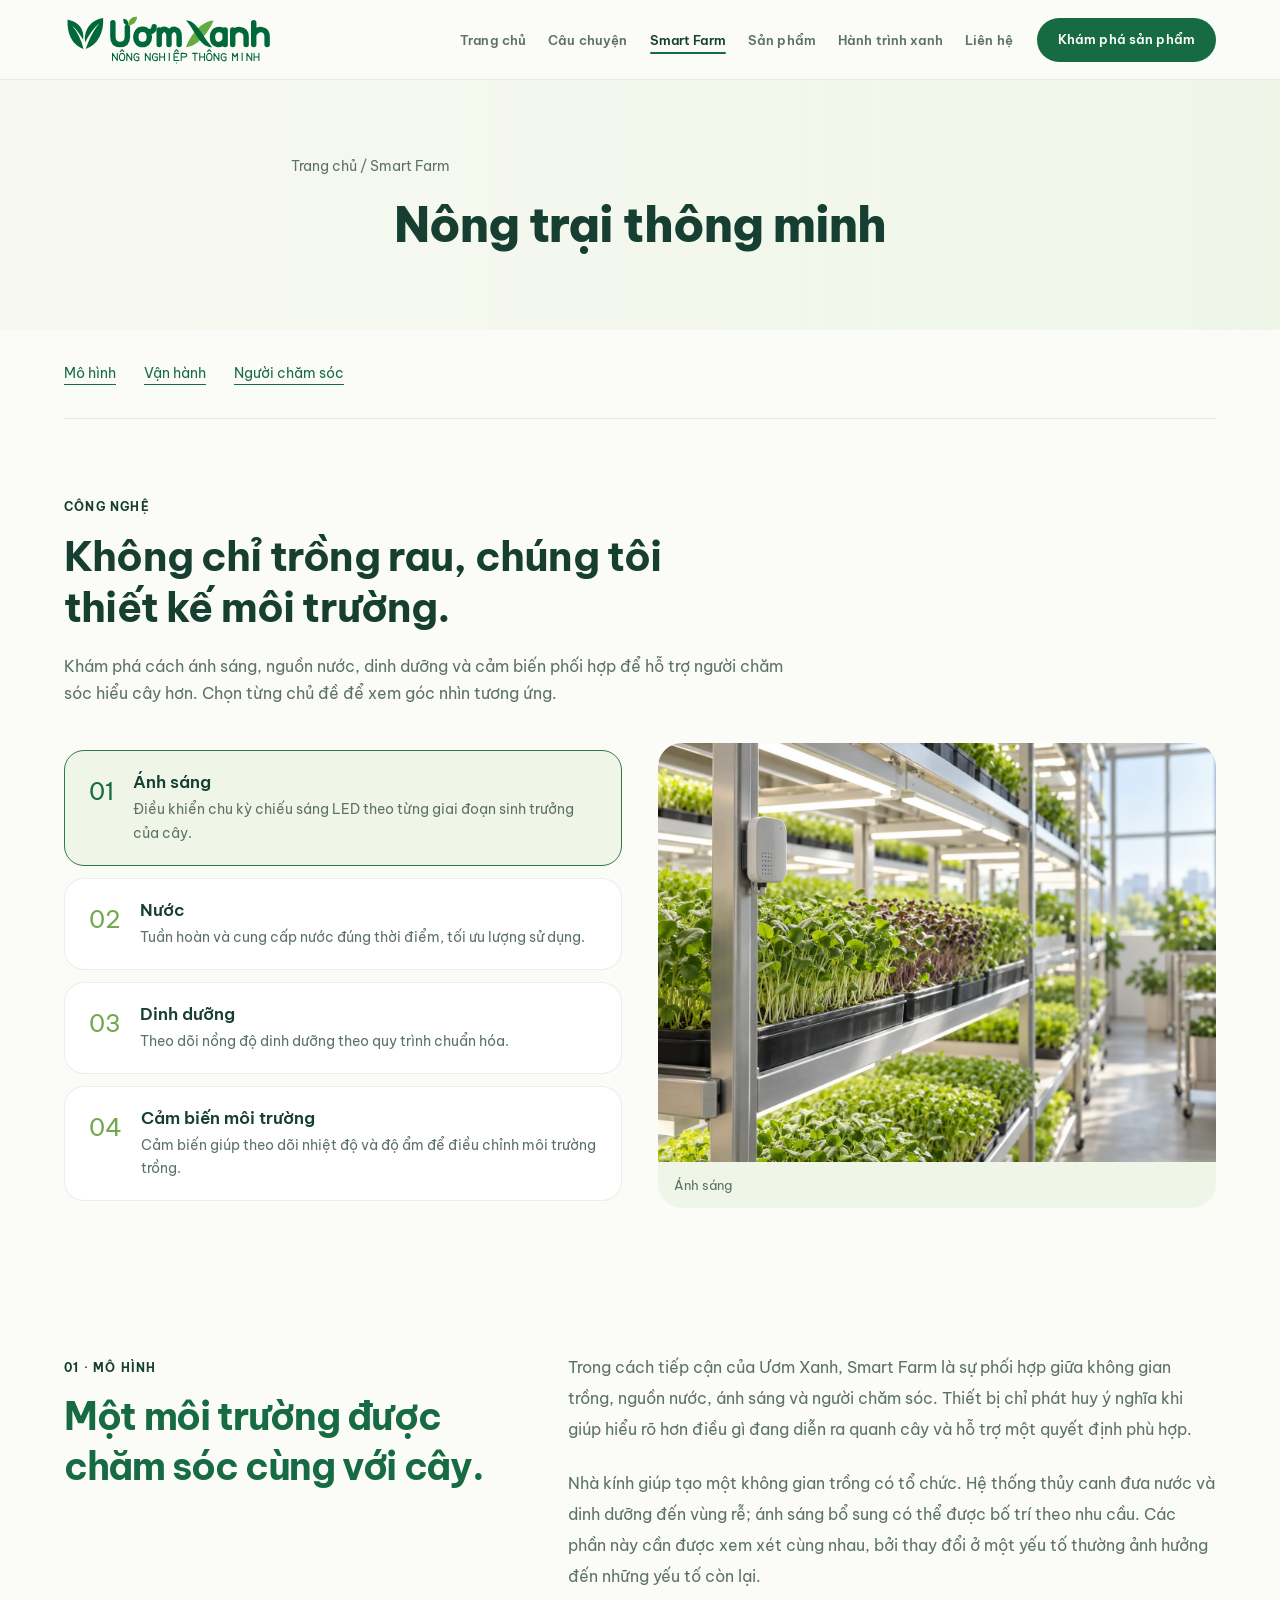
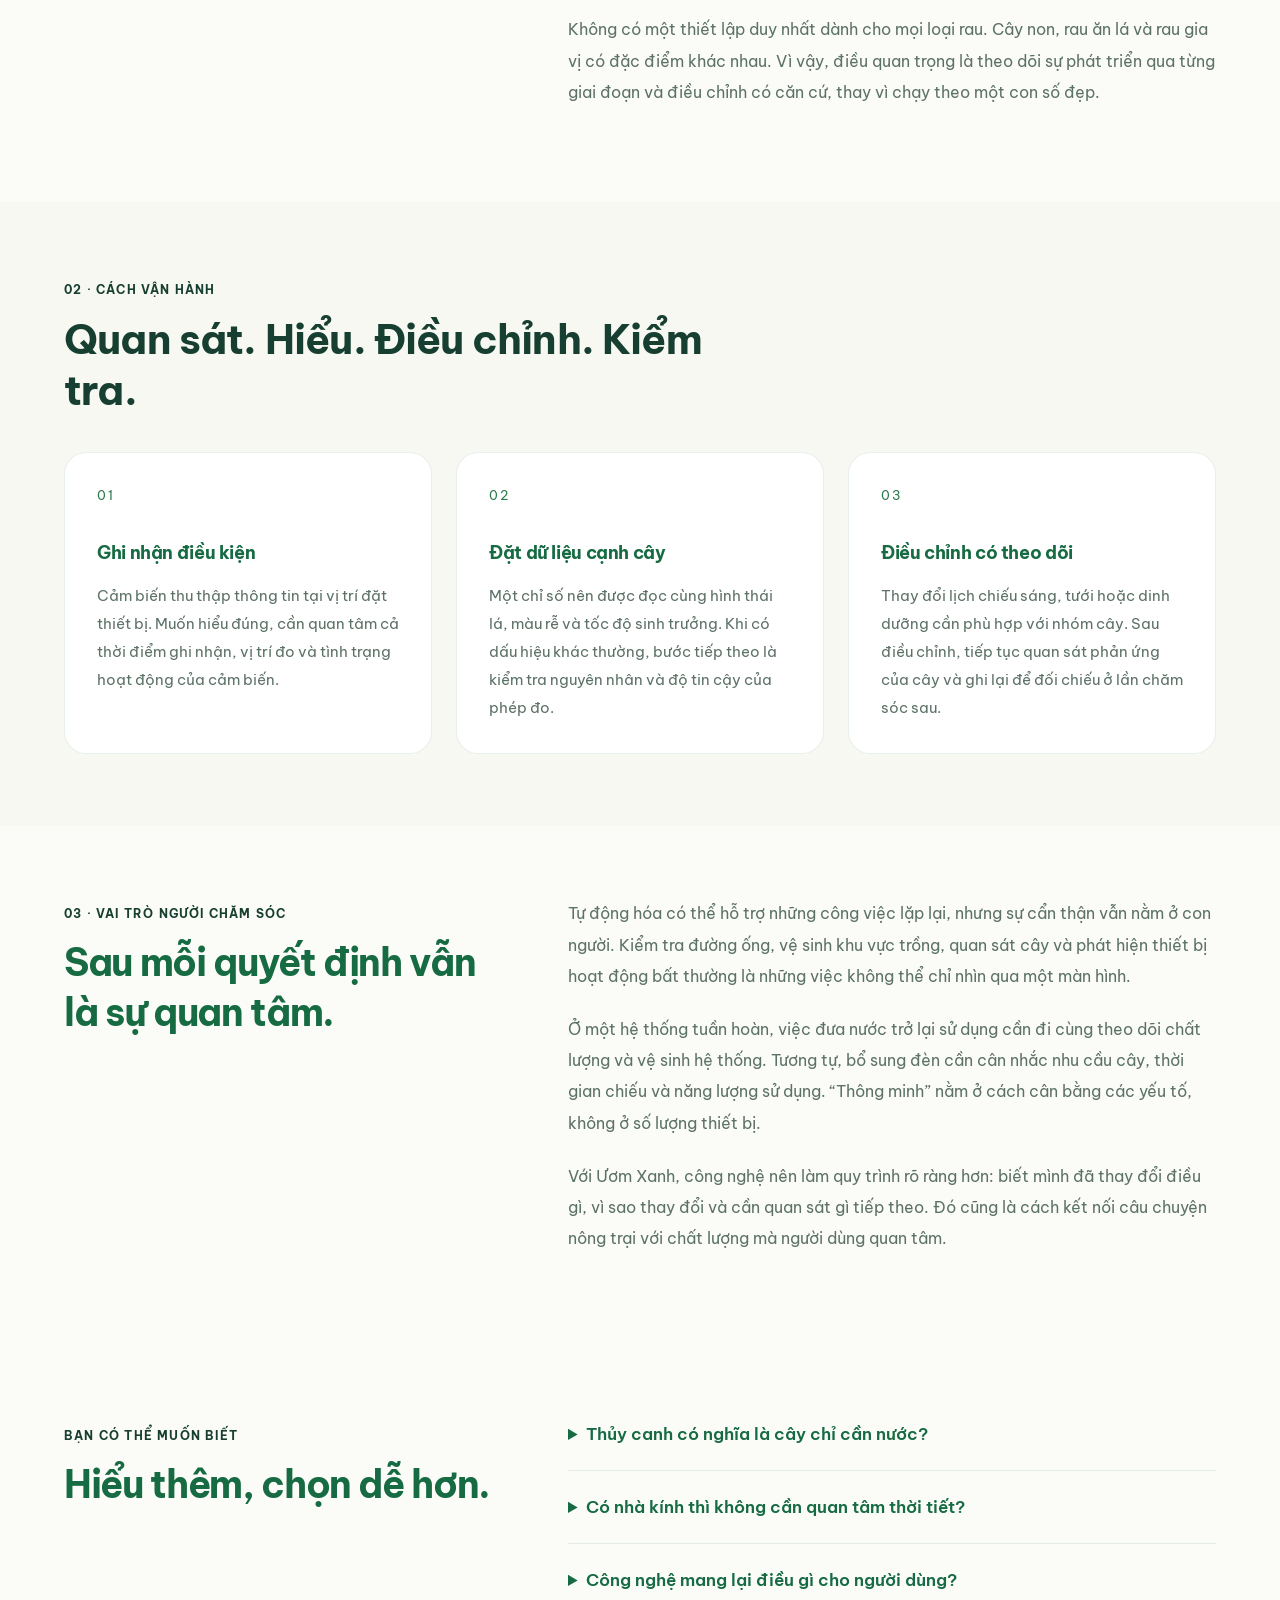
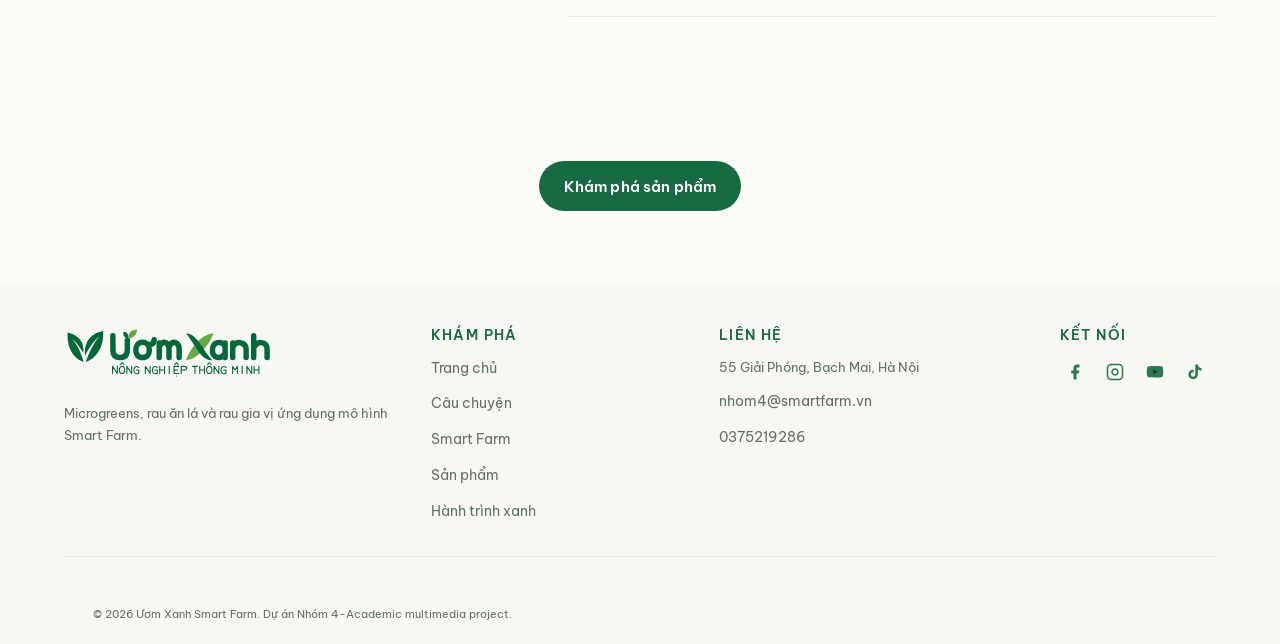
<file: lumileaf-smart-farm/pages/smart-farm.html>
<!DOCTYPE html>
<html lang="vi">
<head>
  <meta charset="UTF-8">
  <meta name="viewport" content="width=device-width, initial-scale=1.0">
  <meta name="description" content="Smart Farm Ươm Xanh - Công nghệ cảm biến, ánh sáng LED, nước và dinh dưỡng cho nông nghiệp thông minh.">
  <title>Smart Farm | Ươm Xanh – Nông nghiệp thông minh</title>
  <link rel="icon" href="../assets/logo/uom-xanh-favicon.svg" type="image/svg+xml">
  <link rel="stylesheet" href="../css/fonts.css">
  <link rel="stylesheet" href="../css/reset.css">
  <link rel="stylesheet" href="../css/variables.css">
  <link rel="stylesheet" href="../css/style.css">
  <link rel="stylesheet" href="../css/animations.css">
  <link rel="stylesheet" href="../css/responsive.css">
  <link rel="stylesheet" href="../css/brand.css">
  <link rel="stylesheet" href="../css/multimedia.css">
  <link rel="stylesheet" href="../css/editorial.css">
</head>
<body>

  <header class="header" role="banner">
    <div class="container header__inner">
      <a href="../index.html" class="nav__logo" aria-label="Ươm Xanh - Trang chủ">
        <img class="brand-lockup" src="../assets/logo/uom-xanh-horizontal.svg" alt="Ươm Xanh – Nông nghiệp thông minh" width="580" height="140">
      </a>
      <nav class="nav__menu" aria-label="Điều hướng chính">
        <ul class="nav__links">
          <li><a href="../index.html" class="nav__link">Trang chủ</a></li>
          <li><a href="about.html" class="nav__link">Câu chuyện</a></li>
          <li><a href="smart-farm.html" class="nav__link">Smart Farm</a></li>
          <li><a href="products.html" class="nav__link">Sản phẩm</a></li>
          <li><a href="journey.html" class="nav__link">Hành trình xanh</a></li>
          <li><a href="contact.html" class="nav__link">Liên hệ</a></li>
        </ul>
        <a href="products.html" class="btn btn--primary nav__cta">Khám phá sản phẩm</a>
      </nav>
      <button class="nav__toggle" aria-label="Mở menu" aria-expanded="false">
        <span></span><span></span><span></span>
      </button>
    </div>
  </header>

  <div class="mobile-nav" aria-hidden="true">
    <div class="mobile-nav__overlay"></div>
    <nav class="mobile-nav__panel" aria-label="Menu di động">
<a href="../index.html" class="nav__logo" aria-label="Ươm Xanh - Trang chủ">
        <img class="brand-lockup" src="../assets/logo/uom-xanh-horizontal.svg" alt="Ươm Xanh – Nông nghiệp thông minh" width="580" height="140">
      </a>
      <a href="../index.html" class="mobile-nav__link">Trang chủ</a>
      <a href="about.html" class="mobile-nav__link">Câu chuyện</a>
      <a href="smart-farm.html" class="mobile-nav__link">Smart Farm</a>
      <a href="products.html" class="mobile-nav__link">Sản phẩm</a>
      <a href="journey.html" class="mobile-nav__link">Hành trình xanh</a>
      <a href="contact.html" class="mobile-nav__link">Liên hệ</a>
      <a href="products.html" class="btn btn--primary mobile-nav__cta">Khám phá sản phẩm</a>
    </nav>
  </div>

  <main>
    <section class="page-hero">
      <div class="page-hero__overlay"></div>
      <div class="container page-hero__content">
        <p class="page-hero__breadcrumb"><a href="../index.html">Trang chủ</a> / Smart Farm</p>
        <h1 class="page-hero__title">Nông trại thông minh</h1>
      </div>
    </section>

<nav class="reading-nav container" aria-label="Nội dung trong trang"><a href="#mo-hinh">Mô hình</a><a href="#van-hanh">Vận hành</a><a href="#con-nguoi">Người chăm sóc</a></nav>    <section class="section">
      <div class="container">
        <div class="section__header reveal">
          <span class="section__eyebrow">Công nghệ</span>
          <h2 class="section__title">Không chỉ trồng rau, chúng tôi thiết kế môi trường.</h2>
          <p class="section__desc">Khám phá cách ánh sáng, nguồn nước, dinh dưỡng và cảm biến phối hợp để hỗ trợ người chăm sóc hiểu cây hơn. Chọn từng chủ đề để xem góc nhìn tương ứng.</p>
        </div>
        <div class="smart-farm__layout">
          <div class="farm-steps reveal">
            <div class="farm-step" tabindex="0" role="button" data-image="../assets/images/led.webp">
              <span class="farm-step__num">01</span>
              <div>
                <h3 class="farm-step__title">Ánh sáng</h3>
                <p class="farm-step__desc">Điều khiển chu kỳ chiếu sáng LED theo từng giai đoạn sinh trưởng của cây.</p>
              </div>
            </div>
            <div class="farm-step" tabindex="0" role="button" data-image="../assets/images/water-system.webp">
              <span class="farm-step__num">02</span>
              <div>
                <h3 class="farm-step__title">Nước</h3>
                <p class="farm-step__desc">Tuần hoàn và cung cấp nước đúng thời điểm, tối ưu lượng sử dụng.</p>
              </div>
            </div>
            <div class="farm-step" tabindex="0" role="button" data-image="../assets/images/nutrient-check.webp">
              <span class="farm-step__num">03</span>
              <div>
                <h3 class="farm-step__title">Dinh dưỡng</h3>
                <p class="farm-step__desc">Theo dõi nồng độ dinh dưỡng theo quy trình chuẩn hóa.</p>
              </div>
            </div>
            <div class="farm-step" tabindex="0" role="button" data-image="../assets/images/sensor-close.webp">
              <span class="farm-step__num">04</span>
              <div>
                <h3 class="farm-step__title">Cảm biến môi trường</h3>
                <p class="farm-step__desc">Cảm biến giúp theo dõi nhiệt độ và độ ẩm để điều chỉnh môi trường trồng.</p>
              </div>
            </div>
          </div>
          <figure class="farm-preview reveal reveal-delay-2">
            <img src="../assets/images/led.webp" alt="Giàn rau được chiếu sáng bằng LED">
            <figcaption class="farm-preview__caption">Ánh sáng</figcaption>
          </figure>
        </div>
      </div>
    </section>

<section class="section reading-section" id="mo-hinh"><div class="container reading-layout"><header><span class="section__eyebrow">01 · Mô hình</span><h2>Một môi trường được chăm sóc cùng với cây.</h2></header><div class="reading-copy"><p>Trong cách tiếp cận của Ươm Xanh, Smart Farm là sự phối hợp giữa không gian trồng, nguồn nước, ánh sáng và người chăm sóc. Thiết bị chỉ phát huy ý nghĩa khi giúp hiểu rõ hơn điều gì đang diễn ra quanh cây và hỗ trợ một quyết định phù hợp.</p><p>Nhà kính giúp tạo một không gian trồng có tổ chức. Hệ thống thủy canh đưa nước và dinh dưỡng đến vùng rễ; ánh sáng bổ sung có thể được bố trí theo nhu cầu. Các phần này cần được xem xét cùng nhau, bởi thay đổi ở một yếu tố thường ảnh hưởng đến những yếu tố còn lại.</p><p>Không có một thiết lập duy nhất dành cho mọi loại rau. Cây non, rau ăn lá và rau gia vị có đặc điểm khác nhau. Vì vậy, điều quan trọng là theo dõi sự phát triển qua từng giai đoạn và điều chỉnh có căn cứ, thay vì chạy theo một con số đẹp.</p></div></div></section><section class="section section--cream" id="van-hanh"><div class="container"><div class="section__header"><span class="section__eyebrow">02 · Cách vận hành</span><h2 class="section__title">Quan sát. Hiểu. Điều chỉnh. Kiểm tra.</h2></div><div class="editorial-cards"><article><span class="editorial-number">01</span><h3>Ghi nhận điều kiện</h3><p>Cảm biến thu thập thông tin tại vị trí đặt thiết bị. Muốn hiểu đúng, cần quan tâm cả thời điểm ghi nhận, vị trí đo và tình trạng hoạt động của cảm biến.</p></article><article><span class="editorial-number">02</span><h3>Đặt dữ liệu cạnh cây</h3><p>Một chỉ số nên được đọc cùng hình thái lá, màu rễ và tốc độ sinh trưởng. Khi có dấu hiệu khác thường, bước tiếp theo là kiểm tra nguyên nhân và độ tin cậy của phép đo.</p></article><article><span class="editorial-number">03</span><h3>Điều chỉnh có theo dõi</h3><p>Thay đổi lịch chiếu sáng, tưới hoặc dinh dưỡng cần phù hợp với nhóm cây. Sau điều chỉnh, tiếp tục quan sát phản ứng của cây và ghi lại để đối chiếu ở lần chăm sóc sau.</p></article></div></div></section><section class="section reading-section" id="con-nguoi"><div class="container reading-layout"><header><span class="section__eyebrow">03 · Vai trò người chăm sóc</span><h2>Sau mỗi quyết định vẫn là sự quan tâm.</h2></header><div class="reading-copy"><p>Tự động hóa có thể hỗ trợ những công việc lặp lại, nhưng sự cẩn thận vẫn nằm ở con người. Kiểm tra đường ống, vệ sinh khu vực trồng, quan sát cây và phát hiện thiết bị hoạt động bất thường là những việc không thể chỉ nhìn qua một màn hình.</p><p>Ở một hệ thống tuần hoàn, việc đưa nước trở lại sử dụng cần đi cùng theo dõi chất lượng và vệ sinh hệ thống. Tương tự, bổ sung đèn cần cân nhắc nhu cầu cây, thời gian chiếu và năng lượng sử dụng. “Thông minh” nằm ở cách cân bằng các yếu tố, không ở số lượng thiết bị.</p><p>Với Ươm Xanh, công nghệ nên làm quy trình rõ ràng hơn: biết mình đã thay đổi điều gì, vì sao thay đổi và cần quan sát gì tiếp theo. Đó cũng là cách kết nối câu chuyện nông trại với chất lượng mà người dùng quan tâm.</p></div></div></section><section class="section"><div class="container reading-layout"><header><span class="section__eyebrow">Bạn có thể muốn biết</span><h2>Hiểu thêm, chọn dễ hơn.</h2></header><div class="editorial-faq"><details><summary>Thủy canh có nghĩa là cây chỉ cần nước?</summary><p>Cây vẫn cần ánh sáng, dinh dưỡng và điều kiện phù hợp ở vùng rễ. Thủy canh thay đổi cách đưa nước và dinh dưỡng đến cây; chất lượng chăm sóc vẫn phụ thuộc vào cả quy trình.</p></details><details><summary>Có nhà kính thì không cần quan tâm thời tiết?</summary><p>Nhà kính giúp chủ động hơn với môi trường trồng, nhưng nhiệt độ bên ngoài, ánh nắng và độ ẩm vẫn có ảnh hưởng. Theo dõi và điều chỉnh vẫn là công việc cần thiết.</p></details><details><summary>Công nghệ mang lại điều gì cho người dùng?</summary><p>Giá trị mà Ươm Xanh hướng đến là một quá trình chăm sóc có tổ chức và dễ giải thích: từ lựa chọn điều kiện trồng đến quan sát cây và thời điểm thu hoạch. Bạn có thể tìm hiểu tiếp từng bước ở trang Hành trình xanh.</p></details></div></div></section>    <section class="section">
      <div class="container text-center reveal">
        <a href="products.html" class="btn btn--primary">Khám phá sản phẩm</a>
      </div>
    </section>
  </main>

  <footer class="footer" role="contentinfo">
    <div class="container">
      <div class="footer__grid">
        <div class="footer__brand">
          <a href="../index.html" class="nav__logo" aria-label="Ươm Xanh – Trang chủ" style="margin-bottom: 24px; color: var(--white);">
            <img class="brand-lockup" src="../assets/logo/uom-xanh-horizontal.svg" alt="Ươm Xanh – Nông nghiệp thông minh" width="580" height="140">
          </a>
          <p class="footer__desc">Microgreens, rau ăn lá và rau gia vị ứng dụng mô hình Smart Farm.</p>
        </div>
        <div>
          <h2 class="footer__title">Khám phá</h2>
          <ul class="footer__links">
            <li><a href="../index.html">Trang chủ</a></li>
            <li><a href="about.html">Câu chuyện</a></li>
            <li><a href="smart-farm.html">Smart Farm</a></li>
            <li><a href="products.html">Sản phẩm</a></li>
            <li><a href="journey.html">Hành trình xanh</a></li>
          </ul>
        </div>
        <div>
          <h2 class="footer__title">Liên hệ</h2>
          <ul class="footer__links">
            <li>55 Giải Phóng, Bạch Mai, Hà Nội</li>
            <li><a href="mailto:nhom4@smartfarm.vn">nhom4@smartfarm.vn</a></li>
            <li><a href="tel:0375219286">0375219286</a></li>
          </ul>
        </div>
        <div>
          <h2 class="footer__title">Kết nối</h2>
          <div class="footer__social" role="group" aria-label="Kênh mạng xã hội đang cập nhật">
            <span aria-label="Facebook (chưa cập nhật)" title="Facebook — chưa cập nhật"><svg viewBox="0 0 24 24" fill="currentColor"><path d="M18 2h-3a5 5 0 0 0-5 5v3H7v4h3v8h4v-8h3l1-4h-4V7a1 1 0 0 1 1-1h3z"/></svg></span>
            <span aria-label="Instagram (chưa cập nhật)" title="Instagram — chưa cập nhật"><svg viewBox="0 0 24 24" fill="none" stroke="currentColor" stroke-width="2"><rect x="2" y="2" width="20" height="20" rx="5"/><path d="M16 11.37A4 4 0 1 1 12.63 8 4 4 0 0 1 16 11.37z"/><line x1="17.5" y1="6.5" x2="17.51" y2="6.5"/></svg></span>
            <span aria-label="YouTube (chưa cập nhật)" title="YouTube — chưa cập nhật"><svg viewBox="0 0 24 24" fill="currentColor"><path d="M22.54 6.42a2.78 2.78 0 0 0-1.94-2C18.88 4 12 4 12 4s-6.88 0-8.6.46a2.78 2.78 0 0 0-1.94 2A29 29 0 0 0 1 11.75a29 29 0 0 0 .46 5.33A2.78 2.78 0 0 0 3.4 19.13C5.12 19.56 12 19.56 12 19.56s6.88 0 8.6-.46a2.78 2.78 0 0 0 1.94-2 29 29 0 0 0 .46-5.25 29 29 0 0 0-.46-5.43z"/><polygon points="9.75 15.02 15.5 11.75 9.75 8.48 9.75 15.02" fill="#12372A"/></svg></span>
            <span aria-label="TikTok (chưa cập nhật)" title="TikTok — chưa cập nhật"><svg viewBox="0 0 24 24" fill="currentColor"><path d="M19.59 6.69a4.83 4.83 0 0 1-3.77-4.25V2h-3.45v13.67a2.89 2.89 0 0 1-2.88 2.5 2.89 2.89 0 0 1-2.89-2.89 2.89 2.89 0 0 1 2.89-2.89c.28 0 .54.04.79.1V9.01a6.27 6.27 0 0 0-.79-.05 6.34 6.34 0 0 0-6.34 6.34 6.34 6.34 0 0 0 6.34 6.34 6.34 6.34 0 0 0 6.33-6.34V8.69a8.18 8.18 0 0 0 4.78 1.52V6.76a4.85 4.85 0 0 1-1.01-.07z"/></svg></span>
          </div>
        </div>
      </div>
      <div class="footer__bottom">
        <p>© 2026 Ươm Xanh Smart Farm. Dự án Nhóm 4-Academic multimedia project.</p>
      </div>
    </div>
  </footer>

  <script type="module" src="../js/main.js"></script>
</body>
</html>
</file>
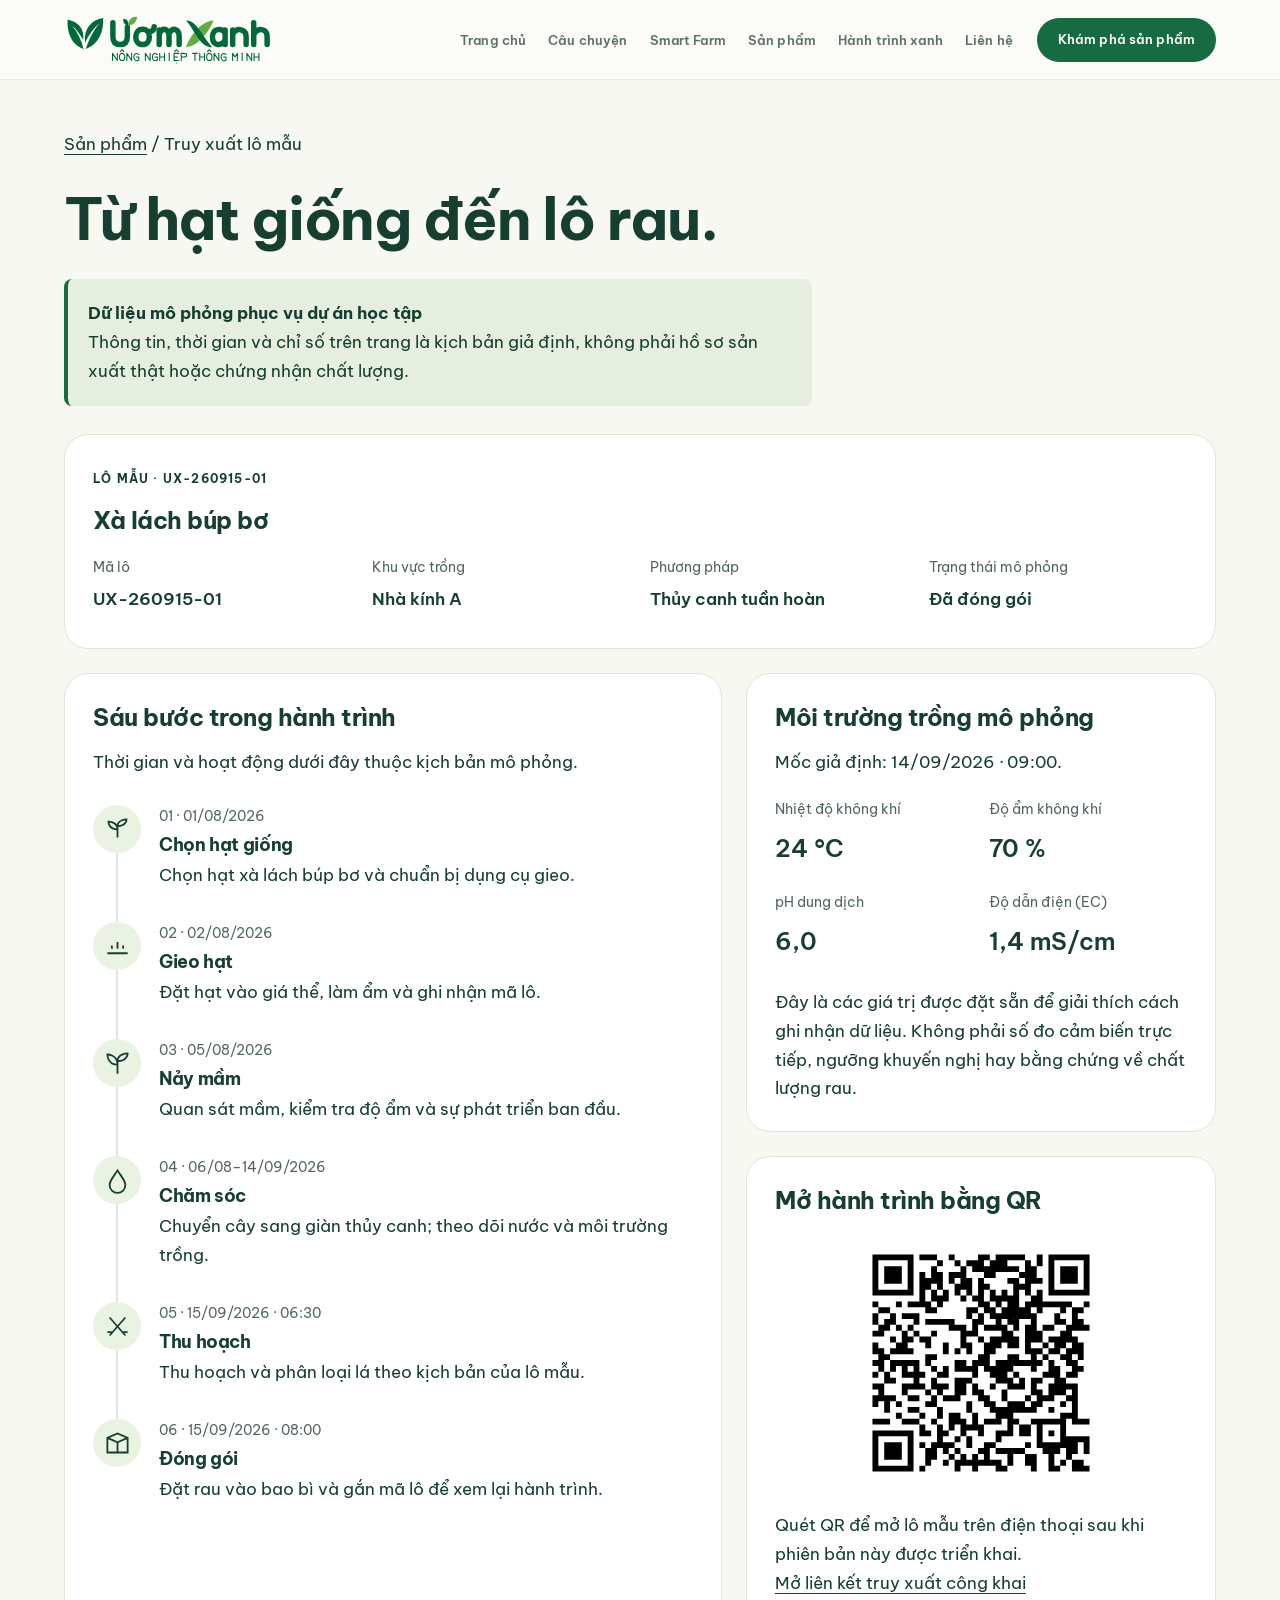
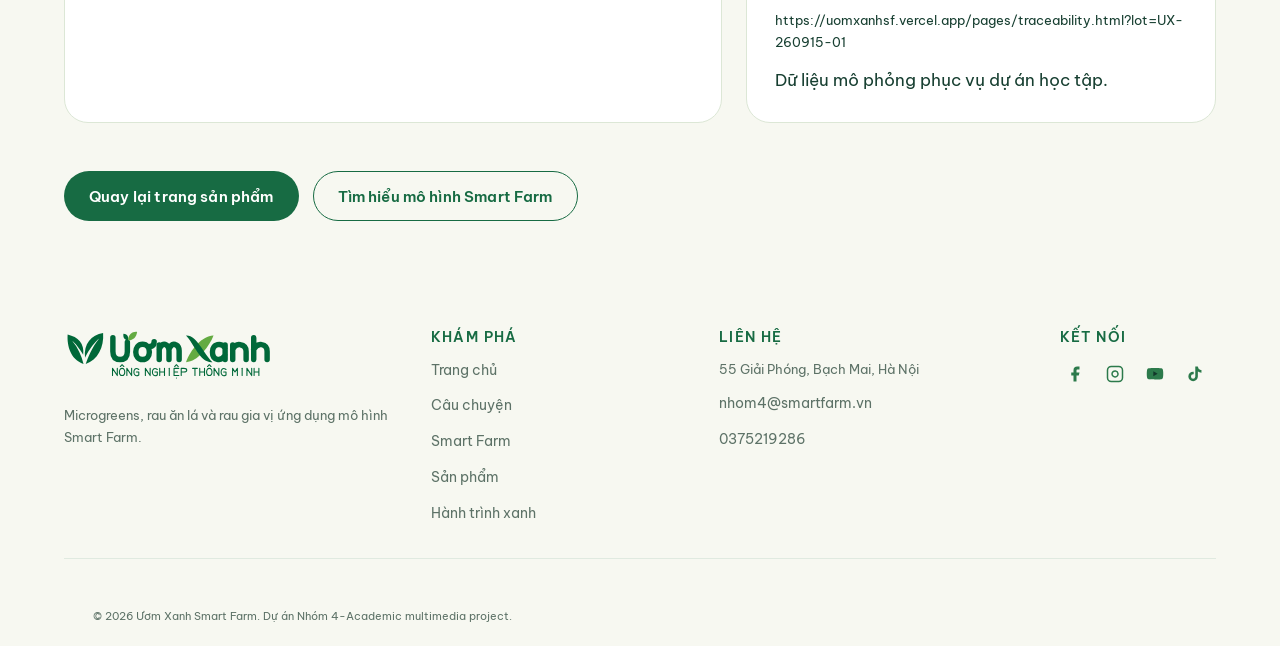
<file: lumileaf-smart-farm/pages/traceability.html>
<!DOCTYPE html>
<html lang="vi">
<head>
  <meta charset="UTF-8">
  <meta name="viewport" content="width=device-width, initial-scale=1.0">
  <meta name="description" content="Truy xuất lô mẫu UX-260915-01. Dữ liệu mô phỏng phục vụ dự án học tập.">
  <title>Truy xuất lô mẫu | Ươm Xanh – Nông nghiệp thông minh</title>
  <link rel="icon" href="../assets/logo/uom-xanh-favicon.svg" type="image/svg+xml">
  <link rel="stylesheet" href="../css/fonts.css">
  <link rel="stylesheet" href="../css/reset.css">
  <link rel="stylesheet" href="../css/variables.css">
  <link rel="stylesheet" href="../css/style.css">
  <link rel="stylesheet" href="../css/animations.css">
  <link rel="stylesheet" href="../css/responsive.css">
  <link rel="stylesheet" href="../css/brand.css">
  <link rel="stylesheet" href="../css/multimedia.css">
  <link rel="stylesheet" href="../css/editorial.css">
  <link rel="stylesheet" href="../css/traceability.css">
</head>
<body>

  <header class="header" role="banner">
    <div class="container header__inner">
      <a href="../index.html" class="nav__logo" aria-label="Ươm Xanh - Trang chủ">
        <img class="brand-lockup" src="../assets/logo/uom-xanh-horizontal.svg" alt="Ươm Xanh – Nông nghiệp thông minh" width="580" height="140">
      </a>
      <nav class="nav__menu" aria-label="Điều hướng chính">
        <ul class="nav__links">
          <li><a href="../index.html" class="nav__link">Trang chủ</a></li>
          <li><a href="about.html" class="nav__link">Câu chuyện</a></li>
          <li><a href="smart-farm.html" class="nav__link">Smart Farm</a></li>
          <li><a href="products.html" class="nav__link">Sản phẩm</a></li>
          <li><a href="journey.html" class="nav__link">Hành trình xanh</a></li>
          <li><a href="contact.html" class="nav__link">Liên hệ</a></li>
        </ul>
        <a href="products.html" class="btn btn--primary nav__cta">Khám phá sản phẩm</a>
      </nav>
      <button class="nav__toggle" aria-label="Mở menu" aria-expanded="false">
        <span></span><span></span><span></span>
      </button>
    </div>
  </header>

  <div class="mobile-nav" aria-hidden="true">
    <div class="mobile-nav__overlay"></div>
    <nav class="mobile-nav__panel" aria-label="Menu di động">
<a href="../index.html" class="nav__logo" aria-label="Ươm Xanh - Trang chủ">
        <img class="brand-lockup" src="../assets/logo/uom-xanh-horizontal.svg" alt="Ươm Xanh – Nông nghiệp thông minh" width="580" height="140">
      </a>
      <a href="../index.html" class="mobile-nav__link">Trang chủ</a>
      <a href="about.html" class="mobile-nav__link">Câu chuyện</a>
      <a href="smart-farm.html" class="mobile-nav__link">Smart Farm</a>
      <a href="products.html" class="mobile-nav__link">Sản phẩm</a>
      <a href="journey.html" class="mobile-nav__link">Hành trình xanh</a>
      <a href="contact.html" class="mobile-nav__link">Liên hệ</a>
      <a href="products.html" class="btn btn--primary mobile-nav__cta">Khám phá sản phẩm</a>
    </nav>
  </div>

<main class="trace-main"><div class="container">
<p><a href="products.html">Sản phẩm</a> / Truy xuất lô mẫu</p>
<h1>Từ hạt giống đến lô rau.</h1>
<p class="trace-notice"><strong>Dữ liệu mô phỏng phục vụ dự án học tập</strong><br>Thông tin, thời gian và chỉ số trên trang là kịch bản giả định, không phải hồ sơ sản xuất thật hoặc chứng nhận chất lượng.</p>
<section id="trace-missing" hidden><h2>Không tìm thấy lô sản phẩm</h2><p>Dự án hiện chỉ có lô mẫu UX-260915-01.</p><a class="btn btn--primary" href="traceability.html?lot=UX-260915-01">Xem lô sản phẩm mẫu</a></section>
<div id="trace-lot"><section class="trace-panel" aria-labelledby="lot-title"><p class="section__eyebrow">Lô mẫu · UX-260915-01</p><h2 id="lot-title">Xà lách búp bơ</h2><dl class="trace-facts"><div><dt>Mã lô</dt><dd>UX-260915-01</dd></div><div><dt>Khu vực trồng</dt><dd>Nhà kính A</dd></div><div><dt>Phương pháp</dt><dd>Thủy canh tuần hoàn</dd></div><div><dt>Trạng thái mô phỏng</dt><dd>Đã đóng gói</dd></div></dl></section>
<div class="trace-layout"><section class="trace-panel"><h2>Sáu bước trong hành trình</h2><p>Thời gian và hoạt động dưới đây thuộc kịch bản mô phỏng.</p><ol class="trace-timeline"><li><span class="trace-icon" aria-hidden="true"><svg viewBox="0 0 24 24" fill="none" stroke="currentColor" stroke-width="1.6"><path d="M12 19V9 M12 12C4 12 4 5 4 5S12 5 12 12 M12 9C12 3 20 3 20 3S20 9 12 9"/></svg></span><div><p class="trace-date">01 · 01/08/2026</p><h3>Chọn hạt giống</h3><p>Chọn hạt xà lách búp bơ và chuẩn bị dụng cụ gieo.</p></div></li><li><span class="trace-icon" aria-hidden="true"><svg viewBox="0 0 24 24" fill="none" stroke="currentColor" stroke-width="1.6"><path d="M3 18h18 M7 14v-3 M12 14V8 M17 14v-3"/></svg></span><div><p class="trace-date">02 · 02/08/2026</p><h3>Gieo hạt</h3><p>Đặt hạt vào giá thể, làm ẩm và ghi nhận mã lô.</p></div></li><li><span class="trace-icon" aria-hidden="true"><svg viewBox="0 0 24 24" fill="none" stroke="currentColor" stroke-width="1.6"><path d="M12 21V10 M12 13C3 13 3 4 3 4S12 4 12 13 M12 10C12 3 21 3 21 3S21 10 12 10"/></svg></span><div><p class="trace-date">03 · 05/08/2026</p><h3>Nảy mầm</h3><p>Quan sát mầm, kiểm tra độ ẩm và sự phát triển ban đầu.</p></div></li><li><span class="trace-icon" aria-hidden="true"><svg viewBox="0 0 24 24" fill="none" stroke="currentColor" stroke-width="1.6"><path d="M12 3C9 8 5 12 5 16a7 7 0 0 0 14 0C19 12 15 8 12 3Z"/></svg></span><div><p class="trace-date">04 · 06/08–14/09/2026</p><h3>Chăm sóc</h3><p>Chuyển cây sang giàn thủy canh; theo dõi nước và môi trường trồng.</p></div></li><li><span class="trace-icon" aria-hidden="true"><svg viewBox="0 0 24 24" fill="none" stroke="currentColor" stroke-width="1.6"><path d="M5 4l14 16 M19 4L5 20 M3 17h5 M16 17h5"/></svg></span><div><p class="trace-date">05 · 15/09/2026 · 06:30</p><h3>Thu hoạch</h3><p>Thu hoạch và phân loại lá theo kịch bản của lô mẫu.</p></div></li><li><span class="trace-icon" aria-hidden="true"><svg viewBox="0 0 24 24" fill="none" stroke="currentColor" stroke-width="1.6"><path d="M3 7l9-4 9 4v13H3Z M3 7l9 4 9-4 M12 11v9"/></svg></span><div><p class="trace-date">06 · 15/09/2026 · 08:00</p><h3>Đóng gói</h3><p>Đặt rau vào bao bì và gắn mã lô để xem lại hành trình.</p></div></li></ol></section><aside><section class="trace-panel"><h2>Môi trường trồng mô phỏng</h2><p>Mốc giả định: 14/09/2026 · 09:00.</p><dl class="trace-metrics"><div><dt>Nhiệt độ không khí</dt><dd>24 °C</dd></div><div><dt>Độ ẩm không khí</dt><dd>70 %</dd></div><div><dt>pH dung dịch</dt><dd>6,0</dd></div><div><dt>Độ dẫn điện (EC)</dt><dd>1,4 mS/cm</dd></div></dl><p>Đây là các giá trị được đặt sẵn để giải thích cách ghi nhận dữ liệu. Không phải số đo cảm biến trực tiếp, ngưỡng khuyến nghị hay bằng chứng về chất lượng rau.</p></section>
<section class="trace-panel trace-qr"><h2>Mở hành trình bằng QR</h2><img src="../assets/qr/UX-260915-01.svg" width="264" height="264" alt="Mã QR mở trang truy xuất công khai của lô mẫu UX-260915-01"><p>Quét QR để mở lô mẫu trên điện thoại sau khi phiên bản này được triển khai.</p><a href="https://uomxanhsf.vercel.app/pages/traceability.html?lot=UX-260915-01">Mở liên kết truy xuất công khai</a><p class="trace-url">https://uomxanhsf.vercel.app/pages/traceability.html?lot=UX-260915-01</p><p>Dữ liệu mô phỏng phục vụ dự án học tập.</p></section></aside></div></div>
<noscript><p>JavaScript đang tắt: trang hiển thị cố định lô mẫu UX-260915-01, không tra cứu mã lô khác.</p></noscript>
<div class="trace-actions"><a class="btn btn--primary" href="products.html">Quay lại trang sản phẩm</a><a class="btn btn--secondary" href="smart-farm.html">Tìm hiểu mô hình Smart Farm</a></div></div></main>  <footer class="footer" role="contentinfo">
    <div class="container">
      <div class="footer__grid">
        <div class="footer__brand">
          <a href="../index.html" class="nav__logo" aria-label="Ươm Xanh – Trang chủ" style="margin-bottom: 24px; color: var(--white);">
            <img class="brand-lockup" src="../assets/logo/uom-xanh-horizontal.svg" alt="Ươm Xanh – Nông nghiệp thông minh" width="580" height="140">
          </a>
          <p class="footer__desc">Microgreens, rau ăn lá và rau gia vị ứng dụng mô hình Smart Farm.</p>
        </div>
        <div>
          <h2 class="footer__title">Khám phá</h2>
          <ul class="footer__links">
            <li><a href="../index.html">Trang chủ</a></li>
            <li><a href="about.html">Câu chuyện</a></li>
            <li><a href="smart-farm.html">Smart Farm</a></li>
            <li><a href="products.html">Sản phẩm</a></li>
            <li><a href="journey.html">Hành trình xanh</a></li>
          </ul>
        </div>
        <div>
          <h2 class="footer__title">Liên hệ</h2>
          <ul class="footer__links">
            <li>55 Giải Phóng, Bạch Mai, Hà Nội</li>
            <li><a href="mailto:nhom4@smartfarm.vn">nhom4@smartfarm.vn</a></li>
            <li><a href="tel:0375219286">0375219286</a></li>
          </ul>
        </div>
        <div>
          <h2 class="footer__title">Kết nối</h2>
          <div class="footer__social" role="group" aria-label="Kênh mạng xã hội đang cập nhật">
            <span aria-label="Facebook (chưa cập nhật)" title="Facebook — chưa cập nhật"><svg viewBox="0 0 24 24" fill="currentColor"><path d="M18 2h-3a5 5 0 0 0-5 5v3H7v4h3v8h4v-8h3l1-4h-4V7a1 1 0 0 1 1-1h3z"/></svg></span>
            <span aria-label="Instagram (chưa cập nhật)" title="Instagram — chưa cập nhật"><svg viewBox="0 0 24 24" fill="none" stroke="currentColor" stroke-width="2"><rect x="2" y="2" width="20" height="20" rx="5"/><path d="M16 11.37A4 4 0 1 1 12.63 8 4 4 0 0 1 16 11.37z"/><line x1="17.5" y1="6.5" x2="17.51" y2="6.5"/></svg></span>
            <span aria-label="YouTube (chưa cập nhật)" title="YouTube — chưa cập nhật"><svg viewBox="0 0 24 24" fill="currentColor"><path d="M22.54 6.42a2.78 2.78 0 0 0-1.94-2C18.88 4 12 4 12 4s-6.88 0-8.6.46a2.78 2.78 0 0 0-1.94 2A29 29 0 0 0 1 11.75a29 29 0 0 0 .46 5.33A2.78 2.78 0 0 0 3.4 19.13C5.12 19.56 12 19.56 12 19.56s6.88 0 8.6-.46a2.78 2.78 0 0 0 1.94-2 29 29 0 0 0 .46-5.25 29 29 0 0 0-.46-5.43z"/><polygon points="9.75 15.02 15.5 11.75 9.75 8.48 9.75 15.02" fill="#12372A"/></svg></span>
            <span aria-label="TikTok (chưa cập nhật)" title="TikTok — chưa cập nhật"><svg viewBox="0 0 24 24" fill="currentColor"><path d="M19.59 6.69a4.83 4.83 0 0 1-3.77-4.25V2h-3.45v13.67a2.89 2.89 0 0 1-2.88 2.5 2.89 2.89 0 0 1-2.89-2.89 2.89 2.89 0 0 1 2.89-2.89c.28 0 .54.04.79.1V9.01a6.27 6.27 0 0 0-.79-.05 6.34 6.34 0 0 0-6.34 6.34 6.34 6.34 0 0 0 6.34 6.34 6.34 6.34 0 0 0 6.33-6.34V8.69a8.18 8.18 0 0 0 4.78 1.52V6.76a4.85 4.85 0 0 1-1.01-.07z"/></svg></span>
          </div>
        </div>
      </div>
      <div class="footer__bottom">
        <p>© 2026 Ươm Xanh Smart Farm. Dự án Nhóm 4-Academic multimedia project.</p>
      </div>
    </div>
  </footer>

  <div class="modal" id="product-modal" data-base-path="../" aria-hidden="true" role="dialog" aria-labelledby="product-modal-title">
    <div class="modal__overlay"></div>
    <div class="modal__content">
      <button class="modal__close" aria-label="Đóng"><svg viewBox="0 0 24 24" fill="none" stroke="currentColor" stroke-width="2" width="20" height="20"><path d="M18 6L6 18M6 6l12 12"/></svg></button>
      <div class="product-modal__layout">
        <div class="product-modal__image"><img alt=""></div>
        <div class="product-modal__info">
          <span class="product-modal__tag"></span>
          <h2 class="product-modal__title" id="product-modal-title"></h2>
          <p class="product-modal__desc"></p>
          <div class="product-modal__details"></div>
        </div>
      </div>
    </div>
  </div>

<script type="module" src="../js/main.js"></script><script type="module" src="../js/traceability.js"></script></body></html>
</file>
<file: lumileaf-smart-farm/css/fonts.css>
@font-face {
  font-family: 'Be Vietnam Pro';
  font-style: normal;
  font-weight: 400;
  font-display: swap;
  src: url(../assets/fonts/be-vietnam-pro-0.ttf) format('truetype');
}
@font-face {
  font-family: 'Be Vietnam Pro';
  font-style: normal;
  font-weight: 500;
  font-display: swap;
  src: url(../assets/fonts/be-vietnam-pro-1.ttf) format('truetype');
}
@font-face {
  font-family: 'Be Vietnam Pro';
  font-style: normal;
  font-weight: 600;
  font-display: swap;
  src: url(../assets/fonts/be-vietnam-pro-2.ttf) format('truetype');
}
@font-face {
  font-family: 'Be Vietnam Pro';
  font-style: normal;
  font-weight: 700;
  font-display: swap;
  src: url(../assets/fonts/be-vietnam-pro-3.ttf) format('truetype');
}
@font-face {
  font-family: 'Be Vietnam Pro';
  font-style: normal;
  font-weight: 800;
  font-display: swap;
  src: url(../assets/fonts/be-vietnam-pro-4.ttf) format('truetype');
}
</file>
<file: lumileaf-smart-farm/css/variables.css>
/* Ươm Xanh Smart Farm - Design Tokens */

:root {
  --green-dark: #176B43;
  --green-main: #2C7A4B;
  --green-fresh: #73A84F;
  --green-light: #DDEBCF;
  --background: #FBFCF7;
  --text-main: #173F31;
  /* Compatibility aliases used by the existing components. */
  --surface: var(--background);
  --cream-100: #F7F8F1;
  --cream-300: #DDEBCF;
  --sage-100: #EFF6E8;
  --sage-200: #DDEBCF;
  --green-400: #DDEBCF;
  /* New Design System Colors */
  --green-900: #173F31;
  --green-800: #176B43;
  --green-700: #176B43;
  --green-600: #2C7A4B;
  --green-500: #73A84F;

  --green-soft: #EFF6E8;
  --green-ultra-soft: #EFF6E8;

  --cream: #F7F8F1;
  --cream-light: #FBFCF7;
  --white: #FFFFFF;

  --text-primary: #173F31;
  --text-secondary: #5D7267;
  --text-muted: #5D7267;

  --border: rgba(23,107,67,0.10);

  --color-primary: var(--green-800);
  --color-dark: var(--green-900);
  --color-accent: var(--green-600);
  --color-light-green: var(--green-soft);
  --color-cream: var(--cream);
  --color-background: var(--cream-light);
  --color-text: var(--text-primary);
  --color-white: var(--white);
  --color-muted: var(--text-secondary);
  --color-border: var(--border);

  --font-heading: "Be Vietnam Pro", Arial, sans-serif;
  --font-body: "Be Vietnam Pro", Arial, sans-serif;
  --font-accent: "Lora", serif; /* Unified typography */

  --fs-xs: 0.875rem;
  --fs-sm: 0.875rem;
  --fs-base: 1.0625rem;
  --fs-md: 1.125rem;
  --fs-lg: 1.25rem;
  --fs-xl: 1.5rem;
  --fs-2xl: clamp(1.5rem, 2vw, 2rem);
  --fs-3xl: clamp(2.2rem, 4vw, 3.8rem);
  --fs-4xl: clamp(2.8rem, 5vw, 5rem);
  --fs-hero: clamp(2.7rem, 7vw, 6.5rem);
  --fs-nav: 0.95rem;
  --fs-btn: 0.95rem;
  --fs-label: 0.75rem;

  --lh-heading: 1.12;
  --lh-body: 1.7;
  --lh-nav: 1.3;

  --space-xs: 8px;
  --space-sm: 16px;
  --space-md: 24px;
  --space-lg: 40px;
  --space-xl: 64px;
  --space-2xl: 96px;
  --space-3xl: 128px;
  --space-section: 96px;

  --container: 1240px;
  --container-narrow: 900px;
  --header-height: 80px; /* Slightly taller for airy feel */
  --measure: 68ch;

  --radius-sm: 10px;
  --radius-md: 16px;
  --radius-lg: 20px;
  --radius-xl: 24px;
  --radius-full: 999px;

  --shadow-sm: 0 4px 15px rgba(23, 107, 67, 0.05);
  --shadow-md: 0 8px 30px rgba(23, 107, 67, 0.08); /* Shadow nhẹ */
  --shadow-lg: 0 15px 45px rgba(23, 107, 67, 0.12);

  --ease: cubic-bezier(0.22, 1, 0.36, 1);
  --transition: 600ms var(--ease);
  --transition-fast: 320ms var(--ease);

  --z-header: 1000;
  --z-overlay: 1100;
  --z-modal: 1200;
  --z-toast: 1300;
}
</file>
<file: lumileaf-smart-farm/css/style.css>
/* Ươm Xanh Smart Farm - Main Styles */

/* ===== BASE ===== */
body {
  overflow-x: hidden;
}

body.menu-open {
  overflow: hidden;
}

.container {
  width: min(90%, var(--container));
  margin-inline: auto;
}

.container--narrow {
  width: min(90%, var(--container-narrow));
}

.section {
  padding-block: var(--space-section);
}

.section--surface { background: var(--surface); }
.section--cream { background: var(--cream-100); }
.section--sage { background: var(--sage-100); }
.section--white { background: var(--white); }

.section--dark {
  background: var(--green-900);
  color: var(--cream-100);
}

.section--dark h1,
.section--dark h2,
.section--dark h3,
.section--dark h4 {
  color: var(--cream-100);
}

.section__eyebrow {
  display: inline-block;
  font-family: var(--font-body);
  font-size: var(--fs-label);
  font-weight: 700;
  letter-spacing: 0.1em;
  text-transform: uppercase;
  color: var(--green-900);
  margin-bottom: var(--space-sm);
  line-height: 1.3;
}

.section--dark .section__eyebrow {
  color: var(--green-400);
}

.section__title {
  font-size: var(--fs-3xl);
  color: var(--green-900);
  margin-bottom: var(--space-md);
  max-width: 18ch;
}

.section__header--center .section__title {
  max-width: 20ch;
  margin-inline: auto;
}

.section--dark .section__title {
  color: var(--cream-100);
}

.section__desc {
  font-size: var(--fs-md);
  color: var(--text-secondary);
  max-width: var(--measure);
  line-height: var(--lh-body);
}

.section--dark .section__desc {
  color: rgba(248, 245, 238, 0.78);
}

.section__header {
  margin-bottom: var(--space-xl);
}

.section__header--center {
  text-align: center;
}

.section__header--center .section__desc {
  margin-inline: auto;
}

.text-center { text-align: center; }

.section-cta {
  margin-top: var(--space-lg);
  text-align: center;
}

/* ===== BUTTONS ===== */
.btn {
  display: inline-flex;
  align-items: center;
  justify-content: center;
  gap: 10px;
  height: 50px;
  padding: 0 24px;
  font-family: var(--font-body);
  font-size: var(--fs-btn);
  font-weight: 600;
  letter-spacing: 0.01em;
  line-height: 1;
  border-radius: var(--radius-full);
  border: 1px solid transparent;
  transition: background var(--transition-fast), color var(--transition-fast),
    border-color var(--transition-fast), transform var(--transition-fast);
  white-space: nowrap;
}

.btn svg {
  width: 16px;
  height: 16px;
  flex-shrink: 0;
}

.btn--primary {
  background: var(--green-700);
  color: var(--white);
}

.btn--primary:hover {
  background: var(--green-900);
  transform: translateY(-1px);
}

.btn--secondary {
  background: transparent;
  color: var(--green-700);
  border-color: var(--green-700);
}

.btn--secondary:hover {
  background: var(--green-700);
  color: var(--white);
}

.btn--ghost {
  background: transparent;
  color: var(--cream-100);
  border-color: rgba(248, 245, 238, 0.45);
}

.btn--ghost:hover {
  background: rgba(248, 245, 238, 0.1);
  border-color: var(--cream-100);
}

.btn--outline {
  background: transparent;
  color: var(--green-700);
  border-color: var(--green-700);
}

.btn--outline:hover {
  background: var(--green-700);
  color: var(--white);
}

.btn--light {
  background: var(--cream-100);
  color: var(--green-900);
}

.btn--light:hover {
  background: var(--white);
  transform: translateY(-1px);
}

.nav__cta {
  height: 44px;
  padding: 0 20px;
  font-size: 0.875rem;
}

/* ===== HEADER / NAVBAR ===== */
.header {
  position: fixed;
  top: 0;
  left: 0;
  right: 0;
  z-index: var(--z-header);
  height: var(--header-height);
  background: var(--surface);
  border-bottom: 1px solid var(--border);
  transition: box-shadow 400ms var(--ease);
}

.header.is-scrolled {
  box-shadow: var(--shadow-sm);
}

.header__inner {
  display: flex;
  align-items: center;
  justify-content: space-between;
  height: 100%;
  gap: var(--space-md);
}

.nav__logo {
  display: flex;
  align-items: center;
  gap: 12px;
  z-index: calc(var(--z-header) + 2);
  flex-shrink: 0;
  text-decoration: none;
}

.brand-icon {
  width: 40px;
  height: 40px;
  color: var(--green-900);
  display: flex;
  align-items: center;
  justify-content: center;
}

.brand-icon svg {
  width: 100%;
  height: 100%;
}

.brand-logo {
  display: flex;
  flex-direction: column;
  justify-content: center;
  line-height: 1.1;
}

.brand-logo__main {
  font-family: var(--font-heading);
  font-size: 1.6rem;
  font-weight: 800;
  letter-spacing: 0.01em;
  color: var(--green-900);
  text-transform: none;
}

.brand-logo__sub {
  font-family: var(--font-body);
  font-size: 0.75rem;
  font-weight: 500;
  letter-spacing: 0.02em;
  color: var(--text-secondary);
}

.nav__menu {
  display: flex;
  align-items: center;
  gap: var(--space-lg);
}

.nav__links {
  display: flex;
  align-items: center;
  gap: 28px;
}

.nav__link {
  font-size: var(--fs-nav);
  font-weight: 600;
  letter-spacing: 0.01em;
  line-height: var(--lh-nav);
  color: var(--text-primary);
  padding: 6px 0;
  position: relative;
  transition: color var(--transition-fast);
}

.nav__link:hover {
  color: var(--green-600);
}

.nav__link::after {
  content: '';
  position: absolute;
  bottom: 0;
  left: 0;
  width: 0;
  height: 2px;
  background: var(--green-700);
  transition: width var(--transition-fast);
  border-radius: 2px;
}

.nav__link:hover::after,
.nav__link.is-active::after {
  width: 100%;
}

.nav__link.is-active {
  color: var(--green-900);
}

.nav__toggle {
  display: none;
  flex-direction: column;
  justify-content: center;
  gap: 5px;
  width: 28px;
  height: 28px;
  padding: 0;
  z-index: calc(var(--z-header) + 2);
}

.nav__toggle span {
  display: block;
  height: 2px;
  background: var(--green-900);
  border-radius: 2px;
  transition: var(--transition-fast);
}

.nav__toggle.is-active span:nth-child(1) {
  transform: translateY(6.5px) rotate(45deg);
}

.nav__toggle.is-active span:nth-child(2) {
  opacity: 0;
}

.nav__toggle.is-active span:nth-child(3) {
  transform: translateY(-6.5px) rotate(-45deg);
}

/* Mobile Nav */
.mobile-nav {
  position: fixed;
  inset: 0;
  z-index: calc(var(--z-header) + 1);
  pointer-events: none;
  visibility: hidden;
}

.mobile-nav.is-open {
  pointer-events: auto;
  visibility: visible;
}

.mobile-nav__overlay {
  position: absolute;
  inset: 0;
  background: rgba(18, 55, 42, 0.35);
  opacity: 0;
  transition: opacity 320ms var(--ease);
}

.mobile-nav.is-open .mobile-nav__overlay {
  opacity: 1;
}

.mobile-nav__panel {
  position: absolute;
  top: 0;
  left: 0;
  right: 0;
  width: 100%;
  min-height: 100%;
  background: var(--cream-100);
  padding: calc(var(--header-height) + 32px) 8% 48px;
  display: flex;
  flex-direction: column;
  gap: 8px;
  opacity: 0;
  transform: translateY(16px);
  transition: opacity 400ms var(--ease), transform 400ms var(--ease);
}

.mobile-nav.is-open .mobile-nav__panel {
  opacity: 1;
  transform: translateY(0);
}

.mobile-nav__link {
  font-size: 1.35rem;
  font-weight: 500;
  color: var(--text-primary);
  padding: 14px 0;
  letter-spacing: 0.01em;
  border-bottom: 1px solid var(--border);
}

.mobile-nav__link.is-active {
  color: var(--green-700);
}

.mobile-nav__cta {
  margin-top: var(--space-lg);
  align-self: flex-start;
}

/* ===== HERO ===== */
.hero {
  position: relative;
  min-height: max(100svh, 800px);
  display: flex;
  align-items: center;
  overflow: hidden;
  background: var(--cream-100);
  padding-top: var(--header-height);
}

.hero__bg-shape {
  position: absolute;
  top: 0;
  right: 0;
  bottom: 0;
  width: 45%;
  background: var(--sage-200);
  border-bottom-left-radius: 120px;
  z-index: 0;
}

.hero .container {
  position: relative;
  z-index: 2;
  width: min(90%, var(--container));
}

.hero__grid {
  display: grid;
  grid-template-columns: 1fr 1.1fr;
  gap: var(--space-2xl);
  align-items: center;
  padding-block: var(--space-xl) var(--space-3xl);
}

.hero__content {
  color: var(--text-primary);
  text-align: left;
}

.hero__eyebrow {
  color: var(--green-900);
  font-weight: 700;
  font-size: 0.9rem;
  letter-spacing: 0.15em;
  margin-bottom: var(--space-sm);
  display: inline-block;
}

.hero__brand {
  font-size: clamp(2.5rem, 5vw, 4rem);
  font-weight: 800;
  letter-spacing: -0.02em;
  line-height: 1.1;
  color: var(--green-900);
  margin-bottom: var(--space-xs);
}

.hero__slogan {
  font-family: var(--font-body);
  font-size: clamp(1.4rem, 2.5vw, 1.8rem);
  font-weight: 500;
  color: var(--green-600);
  margin-bottom: var(--space-md);
  line-height: 1.3;
}

.hero__desc {
  font-size: var(--fs-md);
  color: var(--text-secondary);
  max-width: 46ch;
  margin: 0 0 var(--space-lg);
  line-height: 1.7;
}

.hero__actions {
  display: flex;
  flex-wrap: wrap;
  gap: 16px;
}

.hero__visual {
  position: relative;
}

.hero__image-wrap {
  position: relative;
  border-radius: var(--radius-xl);
  box-shadow: var(--shadow-lg);
  border: 10px solid var(--white);
}

.hero__image {
  width: 100%;
  height: auto;
  border-radius: calc(var(--radius-xl) - 4px);
  display: block;
}

.glass-card {
  position: absolute;
  background: rgba(255, 255, 255, 0.85);
  backdrop-filter: blur(12px);
  -webkit-backdrop-filter: blur(12px);
  border: 1px solid rgba(255, 255, 255, 0.4);
  border-radius: var(--radius-lg);
  padding: 16px 20px;
  display: flex;
  align-items: center;
  gap: 16px;
  box-shadow: var(--shadow-md);
  z-index: 3;
}

.hero-card__icon {
  width: 40px;
  height: 40px;
  background: var(--white);
  color: var(--green-700);
  border-radius: 50%;
  display: flex;
  align-items: center;
  justify-content: center;
  box-shadow: var(--shadow-sm);
}

.hero-card__icon svg {
  width: 20px;
  height: 20px;
}

.hero-card__label {
  font-size: 0.8rem;
  color: var(--text-muted);
  font-weight: 600;
  text-transform: uppercase;
  letter-spacing: 0.05em;
  margin-bottom: 2px;
}

.hero-card__value {
  font-size: 1.25rem;
  font-weight: 800;
  color: var(--green-900);
  line-height: 1;
}

.hero-card--temp {
  top: 15%;
  left: -10%;
  animation: float 6s ease-in-out infinite;
}

.hero-card--humid {
  bottom: 10%;
  right: -5%;
  animation: float 7s ease-in-out infinite reverse;
}

/* FEATURE BAR */
.feature-bar {
  margin-top: -60px;
  position: relative;
  z-index: 10;
  padding-bottom: var(--space-xl);
}

.feature-bar__card {
  background: var(--white);
  border-radius: var(--radius-xl);
  box-shadow: var(--shadow-md);
  border: 1px solid rgba(33, 67, 51, 0.05);
  display: flex;
  align-items: center;
  justify-content: space-between;
  padding: 24px 40px;
}

.feature-item {
  display: flex;
  align-items: center;
  gap: 16px;
}

.feature-item__icon {
  width: 48px;
  height: 48px;
  background: var(--sage-100);
  color: var(--green-700);
  border-radius: 50%;
  display: flex;
  align-items: center;
  justify-content: center;
}

.feature-item__icon svg {
  width: 24px;
  height: 24px;
}

.feature-item__text {
  font-weight: 700;
  font-size: 1.05rem;
  color: var(--green-900);
}

.feature-divider {
  width: 1px;
  height: 40px;
  background: var(--border);
}

.hero__scroll svg {
  width: 20px;
  height: 20px;
}

/* Page Hero */
.page-hero {
  position: relative;
  min-height: 40vh;
  display: flex;
  align-items: center;
  justify-content: center;
  padding: var(--space-2xl) 0;
  margin-top: var(--header-height);
  text-align: center;
}

.page-hero__bg {
  position: absolute;
  inset: 0;
  z-index: 0;
}

.page-hero__bg img {
  width: 100%;
  height: 100%;
  object-fit: cover;
}

.page-hero__overlay {
  position: absolute;
  inset: 0;
  background: rgba(23, 107, 67, 0.65);
  z-index: 1;
}

.page-hero__content {
  position: relative;
  z-index: 2;
  color: var(--cream-100);
}

.page-hero__breadcrumb {
  font-size: var(--fs-sm);
  color: rgba(248, 245, 238, 0.85);
  margin-bottom: var(--space-sm);
  letter-spacing: 0.05em;
  text-transform: uppercase;
}

.page-hero__breadcrumb a:hover {
  color: var(--white);
}

.page-hero__title {
  font-size: clamp(2.5rem, 4vw, 3.5rem);
  font-weight: 800;
  color: var(--white);
  max-width: 20ch;
  margin-inline: auto;
}

/* ===== STATS ===== */
.stats {
  background: var(--white);
  padding-block: var(--space-xl);
  border-bottom: 1px solid var(--border);
}

.stats__grid {
  display: grid;
  grid-template-columns: repeat(4, 1fr);
  gap: var(--space-md);
}

.stat-card {
  text-align: center;
  padding: var(--space-sm) var(--space-sm);
}

.stat-card__number {
  font-family: var(--font-heading);
  font-size: clamp(2.4rem, 4vw, 3.6rem);
  color: var(--green-900);
  line-height: 1.05;
  letter-spacing: -0.03em;
  margin-bottom: 8px;
}

.stat-card__number span {
  font-size: inherit;
}

.stat-card__label {
  font-size: var(--fs-sm);
  color: var(--text-secondary);
  font-weight: 500;
  letter-spacing: 0.02em;
}

/* ===== INTRO / USP ===== */
.intro__grid {
  display: grid;
  grid-template-columns: 1fr 1fr;
  gap: var(--space-2xl);
  align-items: center;
}

.intro__image {
  border-radius: var(--radius-xl);
  overflow: hidden;
}

.intro__image img {
  width: 100%;
  aspect-ratio: 4 / 3;
  object-fit: cover;
  transition: transform 400ms var(--ease);
}

.intro__image:hover img {
  transform: scale(1.03);
}

.intro__text .section__title {
  max-width: 14ch;
}

.intro__text .section__desc + .section__desc {
  margin-top: var(--space-sm);
}

.usp-grid {
  display: grid;
  grid-template-columns: repeat(4, 1fr);
  gap: var(--space-md);
  margin-top: var(--space-2xl);
}

.usp-card {
  background: var(--white);
  border-radius: var(--radius-xl);
  padding: var(--space-md) var(--space-md) var(--space-lg);
  border: 1px solid rgba(33, 67, 51, 0.05);
  box-shadow: var(--shadow-sm);
  transition: transform var(--transition-fast), box-shadow var(--transition-fast);
}

.usp-card:hover {
  transform: translateY(-4px);
  box-shadow: var(--shadow-sm);
}

.usp-card__icon {
  width: 44px;
  height: 44px;
  background: var(--sage-100);
  border-radius: var(--radius-sm);
  display: flex;
  align-items: center;
  justify-content: center;
  margin-bottom: var(--space-sm);
  color: var(--green-700);
}

.usp-card__icon svg {
  width: 22px;
  height: 22px;
}

.usp-card__title {
  font-family: var(--font-body);
  font-weight: 600;
  font-size: 1.05rem;
  letter-spacing: 0;
  line-height: 1.3;
  margin-bottom: 8px;
  color: var(--green-900);
}

.usp-card__desc {
  font-size: var(--fs-sm);
  color: var(--text-secondary);
  line-height: 1.65;
  max-width: none;
}

/* ===== SMART FARM DASHBOARD ===== */
.smart-farm__layout {
  display: grid;
  grid-template-columns: 1fr 1fr;
  gap: var(--space-xl);
  align-items: center;
}

.smart-farm__visual {
  border-radius: var(--radius-xl);
  overflow: hidden;
}

.smart-farm__visual img {
  width: 100%;
  aspect-ratio: 4 / 3;
  object-fit: cover;
}

.dashboard {
  background: var(--white);
  border-radius: var(--radius-xl);
  padding: var(--space-lg);
  border: 1px solid rgba(33, 67, 51, 0.05);
  box-shadow: var(--shadow-sm);
  max-width: 800px;
  margin-inline: auto;
}

.section--cream .dashboard {
  max-width: 800px;
}

.smart-farm__layout .dashboard {
  max-width: none;
  margin-inline: 0;
}

.dashboard__header {
  display: flex;
  align-items: center;
  justify-content: space-between;
  margin-bottom: var(--space-md);
  padding-bottom: var(--space-sm);
  border-bottom: 1px solid var(--border);
}

.dashboard__title {
  font-family: var(--font-body);
  font-weight: 600;
  font-size: 1rem;
  color: var(--green-900);
  letter-spacing: 0;
}

.dashboard__status {
  display: flex;
  align-items: center;
  gap: 8px;
  font-size: var(--fs-label);
  color: var(--green-600);
  font-weight: 600;
  letter-spacing: 0.08em;
  text-transform: uppercase;
}

.dashboard__status-dot {
  width: 7px;
  height: 7px;
  background: var(--green-600);
  border-radius: 50%;
  animation: pulse 2.4s ease infinite;
}

.dashboard__grid {
  display: grid;
  grid-template-columns: repeat(2, 1fr);
  gap: 16px;
}

.metric-card {
  background: var(--cream-100);
  border-radius: var(--radius-lg);
  padding: 20px;
  border: 1px solid rgba(33, 67, 51, 0.05);
}

.metric-card__header {
  display: flex;
  align-items: center;
  gap: 10px;
  margin-bottom: 12px;
}

.metric-card__icon {
  width: 32px;
  height: 32px;
  background: var(--sage-100);
  border-radius: var(--radius-sm);
  display: flex;
  align-items: center;
  justify-content: center;
  color: var(--green-700);
}

.metric-card__icon svg {
  width: 16px;
  height: 16px;
}

.metric-card__label {
  font-size: var(--fs-label);
  color: var(--text-muted);
  font-weight: 600;
  text-transform: uppercase;
  letter-spacing: 0.1em;
}

.metric-card__value {
  font-family: var(--font-heading);
  font-size: 2rem;
  color: var(--green-900);
  margin-bottom: 10px;
  letter-spacing: -0.02em;
  line-height: 1.1;
}

.metric-card__bar {
  height: 3px;
  background: var(--sage-200);
  border-radius: 999px;
  overflow: hidden;
}

.metric-card__bar-fill {
  height: 100%;
  background: var(--green-700);
  border-radius: 999px;
  width: 0;
  transition: width 1s var(--ease);
}

.metric-card__status {
  font-family: var(--font-heading);
  font-size: 1.75rem;
  font-weight: 400;
  color: var(--green-900);
  letter-spacing: -0.02em;
}

.dashboard__note {
  margin-top: var(--space-md);
  font-size: var(--fs-sm);
  color: var(--text-muted);
  text-align: center;
  max-width: none;
}

.radial-grid {
  display: grid;
  grid-template-columns: repeat(3, 1fr);
  gap: var(--space-md);
  margin-top: var(--space-lg);
}

.radial-item {
  text-align: center;
}

.radial-item svg {
  width: 80px;
  height: 80px;
  margin: 0 auto 8px;
}

.radial-item__label {
  font-size: var(--fs-xs);
  color: var(--text-secondary);
}

/* ===== JOURNEY TIMELINE ===== */
.journey-timeline {
  position: relative;
  padding: var(--space-md) 0;
}

.journey-timeline__track {
  display: grid;
  grid-template-columns: repeat(6, 1fr);
  gap: 12px;
  position: relative;
}

.journey-timeline__track::before {
  content: '';
  position: absolute;
  top: 22px;
  left: 8%;
  right: 8%;
  height: 1px;
  background: var(--sage-200);
  z-index: 0;
}

.journey-timeline__progress {
  position: absolute;
  top: calc(var(--space-md) + 22px);
  left: 8%;
  height: 1px;
  background: var(--green-700);
  z-index: 1;
  width: 0;
  transition: width 700ms var(--ease);
}

.journey-step {
  text-align: center;
  position: relative;
  z-index: 2;
  padding: 0 4px;
  opacity: 0.45;
  transition: opacity 500ms var(--ease);
}

.journey-step.is-active {
  opacity: 1;
}

.journey-step__number {
  width: 44px;
  height: 44px;
  background: var(--surface);
  border: 1px solid var(--border);
  border-radius: 50%;
  display: flex;
  align-items: center;
  justify-content: center;
  margin: 0 auto 16px;
  font-family: var(--font-heading);
  font-weight: 400;
  font-size: 0.95rem;
  color: var(--text-secondary);
  position: relative;
  z-index: 2;
}

.journey-step.is-active .journey-step__number {
  background: var(--green-700);
  border-color: var(--green-700);
  color: var(--cream-100);
}

.journey-step__image {
  width: 72px;
  height: 72px;
  border-radius: var(--radius-md);
  overflow: hidden;
  margin: 0 auto 12px;
}

.journey-step__image img {
  width: 100%;
  height: 100%;
  object-fit: cover;
}

.journey-step__title {
  font-family: var(--font-body);
  font-weight: 600;
  font-size: 0.95rem;
  letter-spacing: 0;
  color: var(--green-900);
  margin-bottom: 6px;
}

.journey-step__desc {
  font-size: var(--fs-sm);
  color: var(--text-secondary);
  line-height: 1.55;
  max-width: none;
}

.journey-vertical {
  position: relative;
  padding-left: 48px;
}

.journey-vertical::before {
  content: '';
  position: absolute;
  left: 15px;
  top: 8px;
  bottom: 8px;
  width: 1px;
  background: var(--sage-200);
}

.journey-vertical__item {
  position: relative;
  padding-bottom: var(--space-lg);
  opacity: 0.5;
  transition: opacity 500ms var(--ease);
}

.journey-vertical__item:last-child {
  padding-bottom: 0;
}

.journey-vertical__item.is-active {
  opacity: 1;
}

.journey-vertical__dot {
  position: absolute;
  left: -48px;
  top: 0;
  width: 32px;
  height: 32px;
  background: var(--white);
  border: 1px solid var(--border);
  border-radius: 50%;
  display: flex;
  align-items: center;
  justify-content: center;
  font-family: var(--font-heading);
  font-size: 0.7rem;
  color: var(--text-secondary);
}

.journey-vertical__item.is-active .journey-vertical__dot {
  background: var(--green-700);
  border-color: var(--green-700);
  color: var(--cream-100);
}

.journey-vertical__content {
  background: var(--white);
  border-radius: var(--radius-xl);
  padding: var(--space-md);
  border: 1px solid rgba(33, 67, 51, 0.05);
  box-shadow: var(--shadow-sm);
  display: grid;
  grid-template-columns: 140px 1fr;
  gap: var(--space-md);
  align-items: center;
}

.journey-vertical__content img {
  width: 100%;
  aspect-ratio: 1;
  object-fit: cover;
  border-radius: var(--radius-md);
}

.journey-vertical__content h3 {
  font-size: 1.6rem;
  margin-bottom: 8px;
  color: var(--green-900);
}

/* ===== PRODUCTS ===== */
.filter-bar {
  display: flex;
  flex-wrap: wrap;
  gap: 8px;
  justify-content: center;
  margin-bottom: var(--space-lg);
}

.filter-chip {
  height: 42px;
  padding: 0 20px;
  font-size: var(--fs-sm);
  font-weight: 500;
  border-radius: var(--radius-full);
  border: 1px solid transparent;
  background: var(--cream-100);
  color: var(--green-900);
  transition: background var(--transition-fast), color var(--transition-fast);
}

.filter-chip:hover {
  background: var(--sage-200);
}

.filter-chip.is-active {
  background: var(--green-700);
  color: var(--white);
}

.products-grid {
  display: grid;
  grid-template-columns: repeat(3, 1fr);
  gap: var(--space-md);
}

.product-card {
  background: var(--white);
  border-radius: var(--radius-xl);
  overflow: hidden;
  border: 1px solid rgba(33, 67, 51, 0.05);
  box-shadow: var(--shadow-sm);
  transition: transform var(--transition-fast), box-shadow var(--transition-fast);
}

.product-card:hover {
  transform: translateY(-4px);
  box-shadow: var(--shadow-sm);
}

.product-card.is-hidden {
  display: none;
}

.product-card__image {
  position: relative;
  overflow: hidden;
  aspect-ratio: 4 / 5;
}

.product-card__image img {
  width: 100%;
  height: 100%;
  object-fit: cover;
  transition: transform 400ms var(--ease);
}

.product-card:hover .product-card__image img {
  transform: scale(1.03);
}

.product-card__tag {
  position: absolute;
  top: 16px;
  left: 16px;
  background: var(--green-900);
  color: var(--cream-100);
  font-size: var(--fs-label);
  font-weight: 600;
  letter-spacing: 0.08em;
  text-transform: uppercase;
  padding: 6px 12px;
  border-radius: var(--radius-full);
}

.product-card__body {
  padding: 24px;
}

.product-card__title {
  font-family: var(--font-heading);
  font-weight: 400;
  font-size: 1.5rem;
  letter-spacing: -0.02em;
  margin-bottom: 8px;
  color: var(--green-900);
}

.product-card__desc {
  font-size: var(--fs-sm);
  color: var(--text-secondary);
  margin-bottom: 20px;
  line-height: 1.65;
  max-width: none;
}

.product-card__btn {
  width: 100%;
}

/* ===== VIDEO SECTION ===== */
.video-section .section__header {
  margin-bottom: var(--space-lg);
}

.video-player-wrap {
  position: relative;
  max-width: 1100px;
  margin-inline: auto;
  border-radius: var(--radius-xl);
  overflow: hidden;
  background: var(--green-900);
}

.video-player-wrap video {
  width: 100%;
  aspect-ratio: 16 / 9;
  display: block;
  object-fit: cover;
  background: var(--green-900);
}

.video-controls {
  display: flex;
  align-items: center;
  gap: 12px;
  padding: 16px 20px;
  background: var(--green-900);
  color: var(--cream-100);
}

.video-controls button {
  width: 40px;
  height: 40px;
  border-radius: 50%;
  background: rgba(248, 245, 238, 0.1);
  color: var(--cream-100);
  display: flex;
  align-items: center;
  justify-content: center;
  transition: background var(--transition-fast);
}

.video-controls button:hover {
  background: var(--green-700);
}

.video-controls__progress {
  flex: 1;
  height: 3px;
  background: rgba(248, 245, 238, 0.2);
  border-radius: 999px;
  cursor: pointer;
}

.video-controls__progress-fill {
  height: 100%;
  background: var(--green-400);
  border-radius: 999px;
  width: 0;
}

.video-controls__time {
  font-size: var(--fs-sm);
  min-width: 88px;
  text-align: center;
  font-variant-numeric: tabular-nums;
}

.video-controls__subtitle-toggle.is-active {
  background: var(--green-700);
}

.video-thumb {
  position: relative;
  border-radius: var(--radius-xl);
  overflow: hidden;
  cursor: pointer;
}

.video-thumb img {
  width: 100%;
  aspect-ratio: 16 / 9;
  object-fit: cover;
}

.video-thumb__overlay {
  position: absolute;
  inset: 0;
  background: rgba(18, 55, 42, 0.35);
  display: flex;
  align-items: center;
  justify-content: center;
  transition: background var(--transition-fast);
}

.video-thumb:hover .video-thumb__overlay {
  background: rgba(18, 55, 42, 0.48);
}

.video-thumb__play {
  width: 72px;
  height: 72px;
  background: var(--cream-100);
  border-radius: 50%;
  display: flex;
  align-items: center;
  justify-content: center;
  color: var(--green-700);
  transition: transform var(--transition-fast);
}

.video-thumb:hover .video-thumb__play {
  transform: scale(1.03);
}

.video-thumb__play svg {
  width: 28px;
  height: 28px;
  margin-left: 4px;
}

/* ===== SUSTAINABILITY ===== */
.sustain-grid {
  display: grid;
  grid-template-columns: repeat(4, 1fr);
  gap: var(--space-md);
}

.sustain-card {
  text-align: left;
  padding: var(--space-md);
  background: rgba(248, 245, 238, 0.06);
  border-radius: var(--radius-xl);
  border: 1px solid rgba(248, 245, 238, 0.1);
  box-shadow: var(--shadow-sm);
}

.sustain-card__icon {
  width: 40px;
  height: 40px;
  margin-bottom: 16px;
  color: var(--green-400);
}

.sustain-card__icon svg {
  width: 100%;
  height: 100%;
}

.sustain-card__title {
  font-family: var(--font-body);
  font-weight: 600;
  font-size: 1.05rem;
  letter-spacing: 0;
  margin-bottom: 8px;
  color: var(--cream-100);
}

.sustain-card__desc {
  font-size: var(--fs-sm);
  color: rgba(248, 245, 238, 0.72);
  line-height: 1.65;
  max-width: none;
}

.comparison {
  display: grid;
  grid-template-columns: 1fr auto 1fr;
  gap: var(--space-lg);
  align-items: start;
  margin-top: var(--space-xl);
  background: rgba(248, 245, 238, 0.05);
  border-radius: var(--radius-xl);
  padding: var(--space-lg);
  border: 1px solid rgba(248, 245, 238, 0.08);
}

.comparison__col h4 {
  font-size: 1.6rem;
  margin-bottom: var(--space-sm);
  color: var(--cream-100);
}

.comparison__item {
  display: flex;
  align-items: center;
  gap: 12px;
  padding: 12px 0;
  font-size: var(--fs-sm);
  border-bottom: 1px solid rgba(248, 245, 238, 0.1);
  color: rgba(248, 245, 238, 0.82);
}

.comparison__vs {
  font-family: var(--font-heading);
  font-size: 1.5rem;
  color: var(--green-400);
  padding-top: 8px;
}

.comparison__item svg {
  width: 18px;
  height: 18px;
  flex-shrink: 0;
}

.comparison__item--good svg { color: var(--green-400); }
.comparison__item--bad svg { color: var(--cream-300); }

/* ===== TESTIMONIALS ===== */
.testimonials-grid {
  display: grid;
  grid-template-columns: repeat(3, 1fr);
  gap: var(--space-md);
}

.testimonial-slider {
  position: relative;
  overflow: hidden;
}

.testimonial-track {
  display: flex;
  transition: transform 600ms var(--ease);
}

.testimonial-slide {
  min-width: 100%;
  padding: 0 8px;
}

.testimonial-card {
  background: var(--white);
  border-radius: var(--radius-xl);
  padding: var(--space-lg) var(--space-md);
  border: 1px solid rgba(33, 67, 51, 0.05);
  box-shadow: var(--shadow-sm);
  height: 100%;
  display: flex;
  flex-direction: column;
}

.testimonial-card__quote {
  font-family: var(--font-heading);
  font-size: clamp(1.2rem, 1.6vw, 1.45rem);
  font-style: italic;
  color: var(--green-900);
  line-height: 1.45;
  letter-spacing: -0.01em;
  margin-bottom: var(--space-md);
  max-width: none;
  flex: 1;
}

.testimonial-card__author {
  font-family: var(--font-body);
  font-weight: 600;
  font-size: 0.95rem;
  color: var(--green-800);
  letter-spacing: 0;
}

.testimonial-card__role {
  font-size: var(--fs-sm);
  color: var(--text-secondary);
  max-width: none;
}

.testimonial-card__meta {
  display: flex;
  align-items: center;
  gap: 12px;
}

.testimonial-card__avatar {
  width: 40px;
  height: 40px;
  border-radius: 50%;
  background: var(--sage-100);
  color: var(--green-700);
  display: flex;
  align-items: center;
  justify-content: center;
  font-size: 0.75rem;
  font-weight: 600;
  letter-spacing: 0.06em;
  flex-shrink: 0;
}

.testimonial-nav {
  display: flex;
  align-items: center;
  justify-content: center;
  gap: var(--space-sm);
  margin-top: var(--space-md);
}

.testimonial-nav button {
  width: 40px;
  height: 40px;
  border-radius: 50%;
  border: 1px solid var(--border);
  background: var(--white);
  color: var(--green-700);
  display: flex;
  align-items: center;
  justify-content: center;
  transition: background var(--transition-fast), color var(--transition-fast);
}

.testimonial-nav button:hover {
  background: var(--green-700);
  color: var(--white);
}

.testimonial-dots {
  display: flex;
  gap: 8px;
}

.testimonial-dots button {
  width: 8px;
  height: 8px;
  border-radius: 50%;
  background: var(--sage-200);
  padding: 0;
}

.testimonial-dots button.is-active {
  background: var(--green-700);
}

.testimonial-note {
  text-align: center;
  font-size: var(--fs-sm);
  color: var(--text-muted);
  margin-top: var(--space-md);
  max-width: none;
}

/* ===== GALLERY ===== */
.gallery-grid {
  display: grid;
  grid-template-columns: repeat(3, 1fr);
  grid-auto-rows: 240px;
  gap: 16px;
}

.gallery-item {
  border-radius: var(--radius-xl);
  overflow: hidden;
  position: relative;
  cursor: pointer;
}

.gallery-item img {
  width: 100%;
  height: 100%;
  object-fit: cover;
  transition: transform 400ms var(--ease);
}

.gallery-item:hover img {
  transform: scale(1.03);
}

.gallery-item:nth-child(1) {
  grid-column: span 2;
  grid-row: span 2;
}

/* ===== ABOUT ===== */
.about-grid {
  display: grid;
  grid-template-columns: 1fr 1fr;
  gap: var(--space-2xl);
  align-items: center;
}

.values-grid {
  display: grid;
  grid-template-columns: repeat(4, 1fr);
  gap: var(--space-md);
  margin-top: var(--space-xl);
}

.value-card {
  background: var(--white);
  border-radius: var(--radius-xl);
  padding: var(--space-md);
  border: 1px solid rgba(33, 67, 51, 0.05);
  box-shadow: var(--shadow-sm);
}

.value-card__icon {
  width: 40px;
  height: 40px;
  color: var(--green-700);
  margin-bottom: 16px;
}

.value-card__icon svg {
  width: 28px;
  height: 28px;
}

.value-card__title {
  font-family: var(--font-body);
  font-weight: 600;
  font-size: 1.05rem;
  letter-spacing: 0;
  color: var(--green-900);
  margin-bottom: 8px;
}

.value-card__desc {
  font-size: var(--fs-sm);
  color: var(--text-secondary);
  max-width: none;
}

.mvv-grid {
  display: grid;
  grid-template-columns: repeat(3, 1fr);
  gap: var(--space-md);
}

.mvv-card {
  background: var(--white);
  border-radius: var(--radius-xl);
  padding: var(--space-lg) var(--space-md);
  border: 1px solid rgba(33, 67, 51, 0.05);
  box-shadow: var(--shadow-sm);
}

.mvv-card h3 {
  font-size: 1.75rem;
  color: var(--green-900);
  margin-bottom: 12px;
}

.mvv-card p {
  color: var(--text-secondary);
  line-height: 1.7;
}

/* ===== CONTACT ===== */
.contact-layout {
  display: grid;
  grid-template-columns: 1fr 1.15fr;
  gap: var(--space-2xl);
}

.contact-info__item {
  display: flex;
  gap: 16px;
  margin-top: var(--space-md);
}

.contact-info__item strong {
  display: block;
  font-weight: 600;
  font-size: 0.95rem;
  margin-bottom: 4px;
  color: var(--green-900);
}

.contact-info__icon {
  width: 44px;
  height: 44px;
  background: var(--sage-100);
  border-radius: var(--radius-sm);
  display: flex;
  align-items: center;
  justify-content: center;
  color: var(--green-700);
  flex-shrink: 0;
}

.contact-form {
  background: var(--white);
  border-radius: var(--radius-xl);
  padding: var(--space-lg);
  border: 1px solid rgba(33, 67, 51, 0.05);
  box-shadow: var(--shadow-md);
}

.form-group {
  margin-bottom: 20px;
}

.form-group label {
  display: block;
  font-size: var(--fs-sm);
  font-weight: 500;
  margin-bottom: 8px;
  color: var(--green-900);
}

.form-group input,
.form-group textarea,
.form-group select {
  width: 100%;
  height: 52px;
  padding: 0 16px;
  border: 1px solid rgba(33, 67, 51, 0.15);
  border-radius: var(--radius-md);
  background: var(--white);
  transition: border-color var(--transition-fast), box-shadow var(--transition-fast);
}

.form-group textarea {
  height: auto;
  min-height: 160px;
  padding: 14px 16px;
  resize: vertical;
}

.form-group input:focus,
.form-group textarea:focus,
.form-group select:focus {
  border-color: var(--green-600);
  box-shadow: 0 0 0 3px rgba(31, 93, 66, 0.12);
  outline: none;
}

.form-group.is-error input,
.form-group.is-error textarea,
.form-group.is-error select {
  border-color: var(--green-800);
}

.form-group__error {
  font-size: var(--fs-sm);
  color: var(--green-800);
  margin-top: 6px;
  display: none;
}

.form-group.is-error .form-group__error {
  display: block;
}

.form-checkbox {
  display: flex;
  align-items: flex-start;
  gap: 10px;
  font-size: var(--fs-sm);
  color: var(--text-secondary);
}

.form-checkbox input {
  width: auto;
  height: auto;
  margin-top: 4px;
  accent-color: var(--green-700);
}

/* ===== CTA BANNER ===== */
.cta-banner {
  position: relative;
  border-radius: var(--radius-xl);
  overflow: hidden;
  min-height: 280px;
  display: flex;
  align-items: center;
  justify-content: center;
  text-align: center;
}

.cta-banner__bg {
  position: absolute;
  inset: 0;
}

.cta-banner__bg img {
  width: 100%;
  height: 100%;
  object-fit: cover;
}

.cta-banner__overlay {
  position: absolute;
  inset: 0;
  background: linear-gradient(
    to bottom,
    rgba(10, 30, 20, 0.45),
    rgba(18, 55, 42, 0.72)
  );
}

.cta-banner__content {
  position: relative;
  z-index: 1;
  color: var(--cream-100);
  padding: var(--space-xl) var(--space-md);
}

.cta-banner__title {
  font-size: clamp(2rem, 4vw, 3.2rem);
  color: var(--cream-100);
  margin-bottom: var(--space-md);
  max-width: 16ch;
  margin-inline: auto;
}

.cta-banner__actions {
  display: flex;
  gap: 12px;
  justify-content: center;
  flex-wrap: wrap;
}

/* ===== FOOTER ===== */
.footer {
  background: var(--green-900);
  color: rgba(248, 245, 238, 0.72);
  padding-top: var(--space-2xl);
}

.footer__grid {
  display: grid;
  grid-template-columns: 1.4fr 1fr 1fr 1fr;
  gap: var(--space-xl);
  padding-bottom: var(--space-xl);
  border-bottom: 1px solid rgba(248, 245, 238, 0.1);
}

.footer__brand .brand-logo {
  margin-bottom: 12px;
  align-items: flex-start;
}

.footer__brand .brand-logo__main,
.footer__brand .brand-logo__sub {
  color: var(--cream-100);
}

.footer__logo-wrap {
  display: inline-block;
  background: var(--white);
  padding: 12px 16px;
  border-radius: var(--radius-md);
  margin-bottom: 16px;
  transition: transform var(--transition-fast);
}

.footer__logo-wrap:hover {
  transform: translateY(-2px);
}

.footer__logo {
  height: 52px;
  width: auto;
  object-fit: contain;
  display: block;
}

.footer__brand-name {
  font-family: var(--font-body);
  font-weight: 600;
  font-size: 0.95rem;
  letter-spacing: 0.08em;
  color: var(--cream-100);
  margin-bottom: 6px;
}

.footer__slogan {
  font-family: var(--font-accent);
  font-style: italic;
  font-size: 1.05rem;
  color: var(--sage-200);
  margin-bottom: 12px;
  letter-spacing: -0.01em;
}

.footer__desc {
  font-size: var(--fs-sm);
  line-height: 1.7;
}

.footer__title {
  font-family: var(--font-body);
  font-weight: 600;
  color: var(--cream-100);
  margin-bottom: 20px;
  font-size: var(--fs-label);
  text-transform: uppercase;
  letter-spacing: 0.1em;
}

.footer__links li {
  margin-bottom: 12px;
}

.footer__links a {
  font-size: var(--fs-sm);
  transition: color var(--transition-fast);
}

.footer__links a:hover {
  color: var(--cream-100);
}

.footer__social {
  display: flex;
  gap: 10px;
  margin-top: 4px;
}

.footer__social a {
  width: 40px;
  height: 40px;
  border-radius: 50%;
  background: rgba(248, 245, 238, 0.08);
  display: flex;
  align-items: center;
  justify-content: center;
  transition: background var(--transition-fast);
}

.footer__social a:hover {
  background: var(--green-700);
  color: var(--cream-100);
}

.footer__social svg {
  width: 16px;
  height: 16px;
}

.footer__bottom {
  padding: 28px 0;
  text-align: center;
  font-size: var(--fs-sm);
  color: rgba(248, 245, 238, 0.5);
}

/* ===== MODAL ===== */
.modal {
  position: fixed;
  inset: 0;
  z-index: var(--z-modal);
  display: flex;
  align-items: center;
  justify-content: center;
  padding: var(--space-sm);
  visibility: hidden;
  pointer-events: none;
}

.modal.is-open {
  visibility: visible;
  pointer-events: auto;
}

.modal__overlay {
  position: absolute;
  inset: 0;
  background: rgba(18, 55, 42, 0.48);
  opacity: 0;
}

.modal__content {
  position: relative;
  background: var(--white);
  border-radius: var(--radius-xl);
  max-width: 900px;
  width: 100%;
  max-height: 90vh;
  overflow-y: auto;
  opacity: 0;
  transform: scale(0.98);
}

.modal__content--video {
  max-width: 900px;
  background: var(--green-900);
  padding: 0;
  overflow: hidden;
}

.modal__close {
  position: absolute;
  top: 16px;
  right: 16px;
  width: 40px;
  height: 40px;
  border-radius: 50%;
  background: var(--cream-100);
  color: var(--green-900);
  display: flex;
  align-items: center;
  justify-content: center;
  z-index: 2;
}

.modal__close:hover {
  background: var(--green-700);
  color: var(--white);
}

.modal__content--video .modal__close {
  background: rgba(0, 0, 0, 0.4);
  color: var(--cream-100);
}

.product-modal__layout {
  display: grid;
  grid-template-columns: 1fr 1fr;
}

.product-modal__image img {
  width: 100%;
  height: 100%;
  object-fit: cover;
  min-height: 380px;
}

.product-modal__info {
  padding: var(--space-lg);
}

.product-modal__tag {
  display: inline-block;
  background: var(--sage-100);
  color: var(--green-800);
  font-size: var(--fs-label);
  font-weight: 600;
  letter-spacing: 0.08em;
  text-transform: uppercase;
  padding: 6px 12px;
  border-radius: var(--radius-full);
  margin-bottom: 12px;
}

.product-modal__title {
  font-size: 2rem;
  color: var(--green-900);
  margin-bottom: 12px;
}

.product-modal__desc {
  color: var(--text-secondary);
  line-height: 1.7;
  margin-bottom: 20px;
}

.product-modal__details {
  display: grid;
  gap: 12px;
}

.product-modal__detail {
  display: flex;
  gap: 12px;
  font-size: var(--fs-sm);
}

.product-modal__detail strong {
  color: var(--green-900);
  min-width: 96px;
}

.product-modal__detail span {
  color: var(--text-secondary);
}

/* ===== TOAST ===== */
.toast {
  position: fixed;
  bottom: 24px;
  right: 24px;
  z-index: var(--z-toast);
  background: var(--green-900);
  color: var(--cream-100);
  padding: 16px 20px;
  border-radius: var(--radius-md);
  display: flex;
  align-items: center;
  gap: 12px;
  max-width: 400px;
  opacity: 0;
  transform: translateY(12px);
  pointer-events: none;
  transition: opacity 400ms var(--ease), transform 400ms var(--ease);
}

.toast.is-visible {
  opacity: 1;
  transform: translateY(0);
  pointer-events: auto;
}

.toast svg {
  width: 20px;
  height: 20px;
  color: var(--green-400);
  flex-shrink: 0;
}

/* ===== SMART FARM PAGE ===== */
.farm-steps {
  display: grid;
  gap: 12px;
}

.farm-step {
  display: grid;
  grid-template-columns: auto 1fr;
  gap: 20px;
  padding: 20px 24px;
  background: var(--white);
  border-radius: var(--radius-lg);
  border: 1px solid var(--border);
  cursor: pointer;
  transition: border-color var(--transition-fast);
}

.farm-step:hover,
.farm-step.is-active {
  border-color: var(--green-600);
}

.farm-step__num {
  font-family: var(--font-heading);
  font-size: 1.5rem;
  color: var(--green-500);
  letter-spacing: -0.02em;
}

.farm-step.is-active .farm-step__num {
  color: var(--green-700);
}

.farm-step__title {
  font-family: var(--font-body);
  font-weight: 600;
  font-size: 1.05rem;
  letter-spacing: 0;
  margin-bottom: 6px;
  color: var(--green-900);
}

.farm-step__desc {
  font-size: var(--fs-sm);
  color: var(--text-secondary);
  line-height: 1.65;
  max-width: none;
}

.farm-preview {
  border-radius: var(--radius-xl);
  overflow: hidden;
  position: sticky;
  top: calc(var(--header-height) + 24px);
}

.farm-preview img {
  width: 100%;
  aspect-ratio: 4 / 3;
  object-fit: cover;
  transition: opacity 320ms var(--ease);
}

/* ===== UTILITIES ===== */
.sr-only {
  position: absolute;
  width: 1px;
  height: 1px;
  padding: 0;
  margin: -1px;
  overflow: hidden;
  clip: rect(0, 0, 0, 0);
  white-space: nowrap;
  border: 0;
}

.demo-badge {
  display: inline-block;
  font-family: var(--font-body);
  font-size: var(--fs-label);
  background: var(--sage-100);
  color: var(--green-800);
  padding: 4px 10px;
  border-radius: var(--radius-full);
  font-weight: 600;
  letter-spacing: 0.06em;
  margin-left: 8px;
  vertical-align: middle;
}

/* ===== LIGHTBOX ===== */
.lightbox {
  position: fixed;
  inset: 0;
  z-index: var(--z-modal);
  display: flex;
  align-items: center;
  justify-content: center;
  padding: var(--space-sm);
  visibility: hidden;
  pointer-events: none;
}

.lightbox.is-open {
  visibility: visible;
  pointer-events: auto;
}

.lightbox__overlay {
  position: absolute;
  inset: 0;
  background: rgba(18, 55, 42, 0.82);
  opacity: 0;
}

.lightbox__content {
  position: relative;
  max-width: 900px;
  width: 100%;
  z-index: 1;
  opacity: 0;
}

.lightbox__content img {
  width: 100%;
  max-height: 75vh;
  object-fit: contain;
  border-radius: var(--radius-xl);
}

.lightbox__caption {
  text-align: center;
  color: var(--cream-100);
  margin-top: 12px;
  font-size: var(--fs-sm);
  max-width: none;
}

.lightbox__close {
  position: absolute;
  top: -48px;
  right: 0;
  width: 40px;
  height: 40px;
  border-radius: 50%;
  background: rgba(248, 245, 238, 0.12);
  color: var(--cream-100);
  display: flex;
  align-items: center;
  justify-content: center;
}
</file>
<file: lumileaf-smart-farm/css/animations.css>
/* Ươm Xanh Smart Farm - Animations */

.reveal {
  opacity: 0;
  transform: translateY(20px);
  transition: opacity 600ms var(--ease), transform 600ms var(--ease);
}

.reveal.is-visible {
  opacity: 1;
  transform: translateY(0);
}

.reveal-delay-1 { transition-delay: 80ms; }
.reveal-delay-2 { transition-delay: 160ms; }
.reveal-delay-3 { transition-delay: 240ms; }
.reveal-delay-4 { transition-delay: 320ms; }

.hero-animate {
  opacity: 0;
  transform: translateY(16px);
  animation: heroFadeUp 700ms var(--ease) forwards;
}

.hero-animate:nth-child(1) { animation-delay: 80ms; }
.hero-animate:nth-child(2) { animation-delay: 180ms; }
.hero-animate:nth-child(3) { animation-delay: 280ms; }
.hero-animate:nth-child(4) { animation-delay: 380ms; }
.hero-animate:nth-child(5) { animation-delay: 480ms; }

@keyframes heroFadeUp {
  to {
    opacity: 1;
    transform: translateY(0);
  }
}

@keyframes pulse {
  0%, 100% { opacity: 1; }
  50% { opacity: 0.35; }
}

@keyframes modalFadeIn {
  from { opacity: 0; }
  to { opacity: 1; }
}

@keyframes modalScaleIn {
  from {
    opacity: 0;
    transform: scale(0.98);
  }
  to {
    opacity: 1;
    transform: scale(1);
  }
}

.modal.is-open .modal__overlay,
.lightbox.is-open .lightbox__overlay {
  animation: modalFadeIn 320ms var(--ease) forwards;
}

.modal.is-open .modal__content,
.lightbox.is-open .lightbox__content {
  animation: modalScaleIn 400ms var(--ease) forwards;
}

@media (prefers-reduced-motion: reduce) {
  .reveal,
  .hero-animate {
    opacity: 1;
    transform: none;
    animation: none;
    transition: none;
  }

  .dashboard__status-dot {
    animation: none;
  }
}
</file>
<file: lumileaf-smart-farm/css/responsive.css>
/* Ươm Xanh Smart Farm - Responsive Styles */

@media (max-width: 1280px) {
  :root {
    --space-section: 88px;
  }
}

@media (max-width: 1024px) {
  :root {
    --space-section: 80px;
    --fs-hero: clamp(2.8rem, 6vw, 4.5rem);
  }

  .hero__grid {
    gap: var(--space-lg);
  }

  .nav__links,
  .nav__cta {
    display: none;
  }

  .nav__toggle {
    display: flex;
  }

  .stats__grid {
    grid-template-columns: repeat(2, 1fr);
    gap: var(--space-md);
  }

  .intro__grid,
  .smart-farm__layout,
  .about-grid,
  .contact-layout {
    grid-template-columns: 1fr;
    gap: var(--space-lg);
  }

  .usp-grid,
  .sustain-grid,
  .values-grid,
  .testimonials-grid {
    grid-template-columns: repeat(2, 1fr);
  }

  .products-grid {
    grid-template-columns: repeat(2, 1fr);
  }

  .mvv-grid {
    grid-template-columns: 1fr;
  }

  .footer__grid {
    grid-template-columns: repeat(2, 1fr);
    gap: var(--space-lg);
  }

  .comparison {
    grid-template-columns: 1fr;
    text-align: left;
  }

  .comparison__vs {
    padding: 8px 0;
  }

  .journey-timeline__track {
    grid-template-columns: 1fr;
    gap: 16px;
  }

  .journey-timeline__track::before,
  .journey-timeline__progress {
    display: none;
  }

  .journey-step {
    display: grid;
    grid-template-columns: 44px 1fr;
    text-align: left;
    gap: 16px;
    align-items: center;
    opacity: 1;
    background: var(--white);
    padding: 16px 20px;
    border-radius: var(--radius-lg);
    border: 1px solid var(--border);
  }

  .journey-step__number {
    margin: 0;
  }

  .journey-step__image {
    display: none;
  }

  .hero {
    min-height: 100svh;
  }

  .product-modal__layout {
    grid-template-columns: 1fr;
  }

  .product-modal__image img {
    min-height: 280px;
    max-height: 320px;
  }

  .gallery-grid {
    grid-template-columns: repeat(2, 1fr);
    grid-auto-rows: 200px;
  }

  .gallery-item:nth-child(1) {
    grid-column: span 2;
    grid-row: span 1;
  }

  .farm-preview {
    position: static;
  }

  .hero {
    min-height: 100svh;
    align-items: flex-end;
  }
}

@media (max-width: 768px) {
  :root {
    --header-height: 68px;
    --space-section: 64px;
    --fs-base: 1rem;
    --fs-3xl: clamp(2rem, 7vw, 2.6rem);
    --fs-4xl: clamp(2.2rem, 8vw, 3rem);
    --fs-hero: clamp(2.7rem, 10vw, 3.5rem);
  }

  .stats {
    padding-block: var(--space-lg);
  }

  .stats__grid {
    gap: var(--space-sm);
  }

  .stat-card__number {
    font-size: 2.4rem;
  }

  .usp-grid,
  .sustain-grid,
  .values-grid,
  .testimonials-grid,
  .products-grid {
    grid-template-columns: 1fr;
    gap: 16px;
  }

  .dashboard__grid {
    grid-template-columns: 1fr;
  }

  .radial-grid {
    grid-template-columns: repeat(3, 1fr);
    gap: 8px;
  }

  .footer__grid {
    grid-template-columns: 1fr;
    gap: var(--space-lg);
  }

  .hero__grid {
    grid-template-columns: 1fr;
    text-align: center;
    gap: var(--space-md);
  }

  .hero__main-logo {
    max-width: 240px;
    margin-bottom: var(--space-sm);
  }

  .hero__content {
    padding-bottom: 88px;
    max-width: 100%;
  }

  .hero__actions {
    flex-direction: column;
    align-items: stretch;
  }

  .hero__actions .btn {
    width: 100%;
  }

  .journey-step {
    grid-template-columns: 44px 1fr;
  }

  .journey-step__image {
    display: none;
  }

  .journey-step__title,
  .journey-step__desc {
    grid-column: 2;
  }

  .journey-vertical__content {
    grid-template-columns: 1fr;
  }

  .gallery-grid {
    grid-template-columns: 1fr;
    grid-auto-rows: 220px;
  }

  .gallery-item:nth-child(1) {
    grid-column: span 1;
  }

  .toast {
    left: 16px;
    right: 16px;
    bottom: 16px;
    max-width: none;
  }

  .filter-bar {
    justify-content: flex-start;
    overflow-x: auto;
    flex-wrap: nowrap;
    padding-bottom: 4px;
    -webkit-overflow-scrolling: touch;
  }

  .filter-chip {
    flex-shrink: 0;
  }

  .page-hero {
    min-height: 38vh;
    padding-bottom: var(--space-lg);
  }

  .cta-banner__actions {
    flex-direction: column;
    align-items: stretch;
  }

  .cta-banner__actions .btn {
    width: 100%;
  }

  .section__title {
    max-width: none;
  }

  .brand-logo__main {
    font-size: 1.25rem;
  }
  .brand-logo__sub {
    font-size: 0.6rem;
  }
}

@media (max-width: 480px) {
  .stats__grid {
    grid-template-columns: 1fr 1fr;
  }

  .hero__brand {
    letter-spacing: -0.02em;
  }

  .dashboard {
    padding: 20px;
  }

  .contact-form {
    padding: 24px 20px;
  }
}

@media (max-width: 375px) {
  .stats__grid {
    grid-template-columns: 1fr;
  }
}
</file>
<file: lumileaf-smart-farm/css/brand.css>
/* Shared visual refinement. Existing component hooks and interactions are retained. */
:root { --space-section: 72px; --fs-3xl: clamp(1.9rem, 3.2vw, 2.65rem); --lh-heading: 1.25; }
html, body { overflow-x: clip; }
h1, h2, h3, h4 { font-weight: 650; }
.container > *, .hero__grid > *, .smart-farm__layout > *, .footer__grid > * { min-width: 0; }
.header { background: rgba(251,252,247,.97); }
.header__inner { gap: 20px; }
.brand-icon { width: 54px; height: 42px; flex-shrink: 0; mix-blend-mode: multiply; }
.brand-icon img { width: 100%; height: 100%; object-fit: contain; }
.brand-logo__main { font-size: 1.65rem; letter-spacing: -.05em; }
.brand-logo__sub { font-size: .68rem; line-height: 1.7; letter-spacing: 0; }
.nav__menu { gap: 24px; }
.nav__links { gap: 22px; }
.nav__link { font-size: .82rem; white-space: nowrap; color: var(--text-secondary); }
.nav__cta { font-size: .8rem; }
.nav__toggle { width: 44px; height: 44px; padding: 10px; }
.mobile-nav { top: var(--header-height); }
.mobile-nav__panel { padding: 24px 6% 32px; height: 100%; overflow-y: auto; }
.mobile-nav__panel .nav__logo { margin-bottom: 16px; }
.mobile-nav__link { font-size: 1.05rem; padding: 11px 0; }
.mobile-nav__cta { margin-top: 16px; }
.hero { min-height: 0; background: var(--cream); align-items: center; }
.hero__grid { grid-template-columns: 1fr 1fr; gap: 44px; padding-block: 64px 92px; }
.hero__content { padding: 0; }
.hero__eyebrow { font-size: .72rem; letter-spacing: .06em; line-height: 1.7; max-width: none; margin-bottom: 18px; }
.hero__brand { font-size: clamp(2.8rem, 5.5vw, 4.8rem); letter-spacing: -.045em; margin-bottom: 10px; line-height: 1.2; }
.hero__subheading { font-size: clamp(1.25rem, 2.1vw, 1.85rem); font-weight: 600; color: var(--green-main); line-height: 1.4; margin-bottom: 24px; }
.hero__slogan { font-size: clamp(1.1rem, 1.7vw, 1.45rem); color: var(--text-main); line-height: 1.6; margin-bottom: 20px; }
.hero__desc { font-size: .94rem; line-height: 1.85; margin-bottom: 28px; }
.hero__actions { gap: 12px; }
.hero__actions .btn { padding-inline: 20px; font-size: .82rem; }
.hero__image-wrap { border: 0; border-radius: 100px 24px 100px 24px; box-shadow: none; }
.hero__image { height: 490px; object-fit: cover; border-radius: inherit; }
.hero__bg-shape { display: none; }
.glass-card { padding: 12px 16px; gap: 12px; border-radius: 16px; background: rgba(255,255,255,.9); box-shadow: var(--shadow-sm); }
.hero-card--temp { top: 36px; left: 20px; animation: none; }
.hero-card--humid { top: 136px; bottom: auto; left: 20px; right: auto; animation: none; }
.hero-card--nutri { bottom: 28px; right: 24px; }
.hero-card__label { text-transform: none; letter-spacing: 0; font-weight: 500; }
.hero-card__icon { width: 32px; height: 32px; background: var(--green-soft); box-shadow: none; }
.hero-card__value { font-size: 1.25rem; line-height: 1.35; }
.hero__note { position: absolute; bottom: -30px; left: 0; right: 0; text-align: center; color: var(--text-secondary); font-size: .68rem; }
.feature-bar { margin-top: -30px; padding-bottom: 30px; }
.feature-bar__card { display: grid; grid-template-columns: repeat(4,minmax(0,1fr)); gap: 20px; padding: 24px 28px; box-shadow: var(--shadow-sm); }
.feature-divider { display: none; }
.feature-item { gap: 12px; }
.feature-item__icon { flex-shrink: 0; }
.feature-item__text { font-size: .86rem; font-weight: 500; line-height: 1.6; }
.section__header { margin-bottom: 36px; }
.section__title { max-width: 24ch; margin-bottom: 20px; }
.section__header--center .section__title { max-width: 27ch; }
.intro__text .section__title { max-width: 22ch; }
.section__desc { font-size: 1rem; }
.intro__grid, .about-grid { gap: 48px; }
.usp-grid { margin-top: 36px; gap: 16px; }
.usp-card { box-shadow: none; padding: 24px; }
.usp-card__title { font-size: .95rem; }
.smart-farm__layout { gap: 36px; }
.dashboard { width: 100%; padding: 24px; box-shadow: none; }
.dashboard__grid { display: block; }
.dashboard__header { margin-bottom: 8px; }
.dashboard__status { color: var(--text-secondary); letter-spacing: 0; }
.dashboard__status-dot, .metric-card__bar { display: none; }
.metric-card { display: flex; align-items: center; justify-content: space-between; gap: 16px; background: transparent; border: 0; border-bottom: 1px solid var(--border); border-radius: 0; padding: 13px 0; }
.metric-card:last-child { border-bottom: 0; }
.metric-card__header, .metric-card__value { margin: 0; }
.metric-card__value { font-family: var(--font-body); font-size: 1.2rem; font-weight: 600; }
.metric-card__label { font-size: .85rem; text-transform: none; letter-spacing: 0; }
.dashboard__note, .form-note { font-size: .78rem; line-height: 1.7; margin-top: 16px; color: var(--text-secondary); }
.product-card { box-shadow: none; }
.product-card__title { font-weight: 600; font-size: 1.15rem; }
.product-card__body { padding: 24px; }
.product-card__image { aspect-ratio: 4 / 3; }
.product-card__image img { aspect-ratio: 4 / 3; }
.section--dark { background: var(--green-soft); color: var(--text-main); }
.section--dark .section__title, .section--dark .section__eyebrow, .section--dark .sustain-card__title { color: var(--text-main); }
.section--dark .sustain-card__desc { color: var(--text-secondary); }
.sustain-card { padding: 20px 12px; background: transparent; border-color: var(--border); }
.sustain-card__icon { color: var(--green-main); }
.video-placeholder { position: relative; border-radius: 24px; overflow: hidden; min-height: 360px; background: var(--green-dark); }
.video-placeholder > img { position: absolute; inset: 0; width: 100%; height: 100%; object-fit: cover; opacity: .38; }
.video-placeholder__content { position: relative; padding: 100px 36px; color: white; text-align: center; background: linear-gradient(90deg,rgba(23,63,49,.45),rgba(23,63,49,.15)); }
.video-placeholder__content h3 { color: white; font-size: clamp(1.5rem,3vw,2.2rem); margin-bottom: 16px; }
.video-placeholder__content .section__eyebrow { color: var(--green-light); }
.video-placeholder__content p { margin-inline: auto; }
.page-hero { min-height: 250px; background: var(--green-soft); padding-block: 58px; }
.page-hero__bg { opacity: .12; }
.page-hero__overlay { background: linear-gradient(90deg,var(--cream),rgba(239,246,232,.75)); }
.page-hero__title { color: var(--text-main); font-size: clamp(2rem,4vw,3rem); max-width: 28ch; }
.page-hero__breadcrumb { color: var(--text-secondary); text-transform: none; letter-spacing: 0; }
.page-hero__breadcrumb a:hover { color: var(--green-dark); }
.cta-banner { min-height: 220px; }
.cta-banner__content { padding: 40px 24px; }
.cta-banner__title { font-size: clamp(1.6rem,3vw,2.4rem); }
.footer { background: var(--cream); color: var(--text-secondary); padding-top: 44px; }
.footer__grid { gap: 28px; grid-template-columns: 1.3fr 1fr 1.2fr .6fr; padding-bottom: 20px; border-color: var(--border); }
.footer__brand .brand-logo { margin-bottom: 0; }
.footer__brand .brand-logo__main { color: var(--green-dark); }
.footer__brand .brand-logo__sub { color: var(--text-secondary); }
.footer__links a:hover { color: var(--green-dark); }
.footer .brand-logo__main, .footer__title { color: var(--green-dark); }
.footer .brand-logo__sub, .footer__desc, .footer__links, .footer__bottom { color: var(--text-secondary); }
.footer__desc { font-size: .82rem; }
.footer__links { font-size: .8rem; }
.footer__title { font-size: .86rem; margin-bottom: 12px; }
.footer__social { display: flex; flex-wrap: wrap; gap: 10px; }
.footer__social span { width: 30px; height: 30px; color: var(--green-main); display: grid; place-items: center; }
.footer__social svg { width: 18px; height: 18px; }
.footer__bottom { border-color: var(--border); margin-top: 28px; padding-block: 20px; font-size: .7rem; }
.form-note { margin: 0 0 20px; }
.form-group__error { display: block; visibility: hidden; min-height: 1.7em; font-size: .78rem; }
.form-group.is-error .form-group__error { visibility: visible; }
.filter-bar { flex-wrap: wrap; overflow: visible; }
@media (max-width: 1150px) {
 .nav__links, .nav__cta { display: none; }
 .nav__toggle { display: flex; }
 .hero__grid { gap: 28px; }
 .hero__image { height: 450px; }
}
@media (max-width: 1024px) {
 .footer__grid { grid-template-columns: repeat(2,minmax(0,1fr)); }
 .feature-bar__card { grid-template-columns: repeat(2,minmax(0,1fr)); }
 .journey-timeline__track { grid-template-columns: repeat(3,minmax(0,1fr)); }
 .journey-step { display: flex; flex-direction: column; align-items: flex-start; padding: 16px; }
 .journey-step__image { display: block; width: 100%; height: auto; margin: 0; }
 .journey-step__image img { width: 100%; aspect-ratio: 4/3; object-fit: cover; }
 .journey-step__title { font-size: .92rem; }
}
@media (max-width: 768px) {
 :root { --space-section: 52px; }
 .hero__grid { grid-template-columns: 1fr; padding-block: 38px 64px; gap: 28px; }
 .hero__brand { font-size: clamp(2.6rem,10vw,4rem); }
 .hero__subheading { font-size: 1.35rem; margin-bottom: 18px; }
 .hero__content { padding-bottom: 0; }
 .hero__eyebrow { font-size: .64rem; }
 .hero__image { height: 340px; }
 .hero__image-wrap { border-radius: 64px 20px 64px 20px; }
 .hero__actions { flex-direction: row; }
 .hero__actions .btn { width: auto; flex: 1; padding-inline: 14px; font-size: .76rem; }
 .feature-bar { margin-top: 0; padding-block: 8px 20px; }
 .feature-bar__card { padding: 20px 16px; gap: 18px 12px; }
 .feature-item { gap: 8px; }
 .feature-item__icon { width: 32px; height: 32px; }
 .feature-item__icon svg { width: 18px; height: 18px; }
 .feature-item__text { font-size: .72rem; }
 .hero-card--temp { top: 24px; left: 12px; }
 .hero-card--humid { top: 106px; left: 12px; }
 .glass-card { padding: 10px 12px; }
 .hero-card__label { font-size: .7rem; }
 .hero-card__value { font-size: 1.05rem; }
 .section__header { margin-bottom: 28px; }
 .intro__grid, .about-grid { gap: 28px; }
 .intro__text .section__title { max-width: none; }
 .usp-grid, .sustain-grid, .values-grid { grid-template-columns: repeat(2,minmax(0,1fr)); gap: 12px; }
 .usp-card { padding: 18px; }
 .usp-card__title { font-size: .86rem; }
 .usp-card__desc, .sustain-card__desc { font-size: .8rem; }
 .sustain-card__title { font-size: .95rem; }
 .journey-timeline__track { grid-template-columns: repeat(2,minmax(0,1fr)); gap: 12px; }
 .journey-step { gap: 12px; padding: 12px; }
 .journey-step__desc { display: none; }
 .video-placeholder { min-height: 300px; }
 .video-placeholder__content { padding: 70px 24px; }
 .gallery-grid { grid-template-columns: repeat(2,minmax(0,1fr)); grid-auto-rows: 150px; gap: 12px; }
 .gallery-item:nth-child(1) { grid-column: span 1; }
 .footer__grid { grid-template-columns: repeat(2,minmax(0,1fr)); gap: 24px; }
 .footer__brand { grid-column: 1/-1; }
 .brand-logo__main { font-size: 1.45rem; }
 .brand-logo__sub { font-size: .64rem; }
 .page-hero { min-height: 210px; padding-block: 44px; }
 .filter-chip { padding: 10px 14px; font-size: .8rem; }
}
/* Vector lockup dimensions reserve space before image loading. */
.nav__logo .brand-lockup { display:block; width:210px; height:auto; aspect-ratio:580/140; max-width:100%; flex-shrink:0; }
.nav__logo { flex-shrink:0; }
@media(max-width:768px) { .nav__logo .brand-lockup { width:165px; } }
</file>
<file: lumileaf-smart-farm/css/multimedia.css>
/* The irrigation visual is an illustration, never an alternative brand mark. */
.motion-farm { border: 1px solid var(--border); border-radius: 24px; overflow: hidden; background: var(--green-soft); }
.motion-farm svg { width: 100%; height: auto; }
.motion-farm__caption { padding: 16px 24px 22px; display: flex; align-items: center; justify-content: space-between; flex-wrap: wrap; gap: 12px; }
.motion-farm__caption p { font-size: .8rem; color: var(--text-secondary); }
.motion-farm__caption button { font-size: .76rem; text-decoration: underline; text-underline-offset: 4px; min-height: 40px; }
.motion-farm .water-flow { stroke-dasharray: 8 14; animation: irrigation-flow 2s linear infinite; }
.motion-farm .water-drop { animation: irrigation-drop 2.6s ease-in infinite; transform-box: fill-box; transform-origin: center; }
.motion-farm .water-drop:nth-of-type(2) { animation-delay: .8s; }
.motion-farm .water-drop:nth-of-type(3) { animation-delay: 1.6s; }
.motion-farm .plant-leaves { transform-origin: 50% 100%; transform-box: fill-box; animation: plant-breathe 5s ease-in-out infinite; }
.motion-farm .sensor-ring { transform-box: fill-box; transform-origin: center; animation: sensor-signal 3s ease-out infinite; }
.motion-farm .lamp-glow { animation: lamp-light 4s ease-in-out infinite; }
.motion-farm.is-paused *, .motion-farm.is-offscreen * { animation-play-state: paused !important; }
@keyframes irrigation-flow { to { stroke-dashoffset: -44; } }
@keyframes irrigation-drop { 0% { transform: translateY(0); opacity: 0; } 20% { opacity: .85; } 90%,100% { transform: translateY(55px); opacity: 0; } }
@keyframes plant-breathe { 50% { transform: rotate(3deg) scale(1.035); } }
@keyframes sensor-signal { 0% { transform: scale(.85); opacity: .55; } 100% { transform: scale(1.6); opacity: 0; } }
@keyframes lamp-light { 50% { opacity: .35; } }
.video-player-wrap { max-width: 1040px; margin-inline: auto; background: #173f31; }
.video-player-wrap video { display: block; width: 100%; height: auto; aspect-ratio: 16/9; object-fit: contain; }
.video-player-wrap video::cue { color: white; background: rgba(12,34,24,.86); font-family: 'Be Vietnam Pro', sans-serif; }
.film-meta { display: flex; justify-content: space-between; flex-wrap: wrap; gap: 12px; margin: 16px auto 0; max-width: 1040px; font-size: .82rem; color: var(--text-secondary); }
.film-meta a { color: var(--green-dark); text-decoration: underline; text-underline-offset: 3px; }
.film-transcript { max-width: 1040px; margin: 20px auto 0; padding: 18px 22px; border: 1px solid var(--border); border-radius: 16px; font-size: .9rem; }
.film-transcript summary { cursor: pointer; font-weight: 600; }
.film-transcript p { margin-top: 12px; color: var(--text-secondary); }
.film-error { padding: 16px; background: var(--green-soft); color: var(--text-main); }
.media-credit { margin: 18px auto 0; text-align: center; font-size: .76rem; color: var(--text-secondary); }
.media-credit a { text-decoration: underline; }
.cta-banner--plain { background: var(--green-dark); }
.cta-banner--plain .cta-banner__overlay { display: none; }
.journey-step__image svg { width: 40px; height: 40px; color: var(--green-main); margin-inline: auto; }
.journey-step__image:has(svg) { display: grid; place-items: center; height: 72px; background: var(--green-light); border-radius: 16px; width: 100%; }
.farm-step { text-align: left; width: 100%; }
.farm-step[aria-pressed="true"] { border-color: var(--green-main); background: var(--green-soft); }
.farm-preview__caption { padding: 12px 16px; background: var(--green-soft); font-size: .82rem; color: var(--text-secondary); }
.products-count { text-align: center; font-size: .82rem; color: var(--text-secondary); margin: -20px auto 24px; }
.product-card__body { display: flex; flex-direction: column; height: auto; flex: 1; }
.product-card { display: flex; flex-direction: column; }
.product-card.is-hidden { display: none; }
.product-card__btn { margin-top: auto; }
.product-card__desc { margin-bottom: 22px; }
/* Content and static product cards must survive failed/disabled JavaScript. */
.reveal { opacity: 1; transform: none; }
.js .reveal:not(.is-visible) { opacity: 0; transform: translateY(20px); }
@media (prefers-reduced-motion: reduce) {
 .motion-farm * { animation: none !important; }
 .js .reveal:not(.is-visible) { opacity: 1; transform: none; }
}
@media (max-width:768px) {
 .motion-farm__caption { padding: 12px 16px; }
 .film-transcript { padding: 16px; }
 .film-meta { font-size: .76rem; }
 .journey-step__image:has(svg) { height: 56px; }
}
.metric-card__explanation { font-size:.95rem; line-height:1.6; color:var(--green-dark); margin-top:14px; }
/* A shared nine-second CSS timeline keeps drawing and status synchronized. */
.growth-heading { padding:24px 24px 0; }
.growth-heading h3 { font-size:1.12rem; line-height:1.5; color:var(--green-dark); }
.growth-farm svg { display:block; }
.growth-farm .motion-farm__caption { align-items:flex-start; }
.growth-farm .motion-farm__caption p { line-height:1.8; }
.growth-farm [data-motion-toggle] { min-height:44px; padding:8px 12px; border:1px solid var(--green-main); border-radius:24px; text-decoration:none; color:var(--green-dark); }
.growth-farm [data-motion-toggle]:focus-visible { outline:3px solid var(--green-main); outline-offset:4px; }
.growth-status { position:relative; min-height:48px; margin:0 24px; color:var(--green-dark); font-size:.9rem; font-weight:600; }
.growth-status span { display:block; position:absolute; inset:0; opacity:0; }
.growth-status span:last-child { opacity:1; }
.growth-roots { transform-origin:280px 240px; }
.growth-stem { transform-origin:280px 233px; }
.growth-leaves { transform-origin:280px 193px; }
.growth-signal { transform-origin:426px 213px; }
.growth-seed { transform-origin:280px 237px; }
.growth-farm.motion-ready .growth-seed { animation:seed-cycle 9s linear infinite; }
.growth-farm.motion-ready .growth-roots { animation:root-cycle 9s linear infinite; }
.growth-farm.motion-ready .growth-stem { animation:stem-cycle 9s linear infinite; }
.growth-farm.motion-ready .growth-leaves { animation:leaf-cycle 9s linear infinite; }
.growth-farm.motion-ready .growth-flow { animation:flow-cycle 9s linear infinite; }
.growth-farm.motion-ready .growth-drops { animation:drop-cycle 9s linear infinite; }
.growth-farm.motion-ready .growth-signal { animation:signal-cycle 9s linear infinite; }
.growth-farm.motion-ready .growth-led { animation:led-cycle 9s linear infinite; }
.growth-farm.motion-ready .growth-harvest { animation:harvest-cycle 9s linear infinite; }
.growth-farm.motion-ready .growth-status span { animation:status-one 9s step-end infinite; }
.growth-farm.motion-ready .growth-status span:nth-child(2) { animation-name:status-two; }
.growth-farm.motion-ready .growth-status span:nth-child(3) { animation-name:status-three; }
.growth-farm.motion-ready .growth-status span:nth-child(4) { animation-name:status-four; }
.growth-farm.motion-ready .growth-status span:nth-child(5) { animation-name:status-five; }
@keyframes seed-cycle { 0%,100%{opacity:0;transform:scale(.5)} 6%,94%{opacity:1;transform:scale(1)} }
@keyframes root-cycle { 0%,17%,100%{transform:scaleY(0);opacity:0} 34%,94%{transform:scaleY(1);opacity:1} }
@keyframes stem-cycle { 0%,24%,100%{transform:scaleY(0);opacity:0} 42%,94%{transform:scaleY(1);opacity:1} }
@keyframes leaf-cycle { 0%,39%,100%{transform:scale(.05);opacity:0} 58%,94%{transform:scale(1);opacity:1} }
@keyframes flow-cycle { 0%{stroke-dashoffset:0} 100%{stroke-dashoffset:-126} }
@keyframes drop-cycle { 0%,26%,51%,76%,100%{transform:translateY(0);opacity:0} 8%,33%,58%,83%{opacity:.8} 24%,49%,74%,98%{transform:translateY(44px);opacity:0} }
@keyframes signal-cycle { 0%,59%,78%,100%{transform:scale(.7);opacity:0} 62%,81%{opacity:.7} 76%,95%{transform:scale(1.65);opacity:0} }
@keyframes led-cycle { 0%,100%{opacity:.12} 40%,80%{opacity:.45} }
@keyframes harvest-cycle { 0%,79%,100%{opacity:0} 84%,94%{opacity:1} }
@keyframes status-one { 0%{opacity:1} 20%{opacity:0} }
@keyframes status-two { 0%{opacity:0} 20%{opacity:1} 40%{opacity:0} }
@keyframes status-three { 0%{opacity:0} 40%{opacity:1} 60%{opacity:0} }
@keyframes status-four { 0%{opacity:0} 60%{opacity:1} 80%{opacity:0} }
@keyframes status-five { 0%{opacity:0} 80%{opacity:1} }
@media(prefers-reduced-motion:reduce) { .growth-farm.motion-ready * { animation:none!important; } .growth-status span { opacity:0!important; } .growth-status span:last-child { opacity:1!important; } }
@media(max-width:400px) { .growth-heading { padding:20px 16px 0; } .growth-status { margin-inline:16px; font-size:.82rem; } }
/* Product details and consultation: stable image boxes, readable mobile dialog. */
.product-card__image { aspect-ratio:4/3; }
.product-card__image img { width:100%; height:100%; object-fit:cover; }
.product-card__flavor { color:var(--text-secondary); font-size:.85rem; line-height:1.7; margin-bottom:20px; }
.product-card__actions { display:grid; gap:10px; margin-top:auto; }
.product-card__actions .btn { width:100%; padding-inline:12px; font-size:.84rem; }
#product-modal .modal__content { max-height:90dvh; overflow-y:auto; overscroll-behavior:contain; }
#product-modal .modal__close { position:sticky; top:12px; margin:12px 12px 0 auto; display:flex; z-index:2; background:var(--white); border:1px solid var(--border); }
.product-modal__layout { align-items:start; }
.product-modal__image img { width:100%; height:auto; aspect-ratio:4/3; object-fit:cover; }
.product-modal__detail span { overflow-wrap:anywhere; line-height:1.7; }
.product-modal__consult { margin-top:20px; }
#product-topic { width:100%; padding:14px; border:1px solid var(--border); border-radius:12px; background:var(--white); color:var(--text-main); font:inherit; }
#contact-form { scroll-margin-top:100px; }
#consult-email { margin-top:12px; }
#product-modal :focus-visible { outline:3px solid var(--green-main); outline-offset:3px; }
@media(max-width:600px) { #product-modal .product-modal__layout { display:grid; grid-template-columns:1fr; gap:20px; padding:16px; } #product-modal .product-modal__info { padding:0; } #product-modal .product-modal__image img { max-height:180px; } #product-modal .product-modal__detail { display:grid; grid-template-columns:1fr; gap:5px; } }

#product-modal .product-modal__image img { min-height: 0; }
</file>
<file: lumileaf-smart-farm/css/editorial.css>
/* Long-form brand pages: shared rhythm, comfortable line length and clear chapters. */
.reading-nav { display:flex; flex-wrap:wrap; gap:12px 28px; padding-block:24px; border-bottom:1px solid var(--border); }
.reading-nav a { color:var(--green-dark); font-size:.88rem; padding:8px 0; text-decoration:underline; text-underline-offset:6px; }
.reading-layout { display:grid; grid-template-columns:minmax(0,.8fr) minmax(0,1.2fr); gap:72px; align-items:start; }
.reading-layout h2 { font-size:clamp(1.8rem,3vw,2.8rem); line-height:1.3; letter-spacing:-.035em; color:var(--green-dark); max-width:18ch; }
.reading-copy { max-width:66ch; }
.reading-copy p { color:var(--text-secondary); line-height:1.95; font-size:1rem; margin:0 0 22px; }
.reading-copy strong { color:var(--green-dark); font-weight:600; }
.reading-copy blockquote { border-left:3px solid var(--green-main); margin:32px 0 0; padding:4px 0 4px 26px; font-size:1.3rem; line-height:1.65; color:var(--green-dark); }
.editorial-cards { display:grid; grid-template-columns:repeat(3,minmax(0,1fr)); gap:24px; }
.editorial-cards article { background:var(--white); border:1px solid var(--border); border-radius:22px; padding:32px; }
.editorial-number { display:block; font-size:.8rem; letter-spacing:.15em; color:var(--green-main); margin-bottom:32px; }
.editorial-cards h3 { font-size:1.15rem; line-height:1.5; color:var(--green-dark); margin-bottom:16px; }
.editorial-cards p { font-size:.94rem; line-height:1.85; color:var(--text-secondary); }
.editorial-faq details { border-bottom:1px solid var(--border); padding:22px 0; }
.editorial-faq details:first-child { padding-top:0; }
.editorial-faq summary { cursor:pointer; color:var(--green-dark); font-weight:600; line-height:1.65; padding-right:12px; }
.editorial-faq p { padding-top:16px; line-height:1.9; color:var(--text-secondary); }
.editorial-end { background:var(--green-soft); border-radius:24px; padding:56px; text-align:center; }
.editorial-end h2 { font-size:clamp(1.8rem,3vw,2.6rem); color:var(--green-dark); margin:12px 0; }
.editorial-end p { color:var(--text-secondary); margin:0 auto 28px; max-width:55ch; line-height:1.8; }
.journey-vertical__content { align-items:start; }
.journey-vertical__content img { position:sticky; top:110px; }
.journey-vertical__content .section__desc { font-size:.96rem; line-height:1.85; margin-top:16px; }
.mvv-card p { line-height:1.85; }
.reading-section, [id] { scroll-margin-top:100px; }
@media(max-width:900px) {
 .reading-layout { grid-template-columns:1fr; gap:28px; }
 .reading-layout h2 { max-width:26ch; }
 .editorial-cards { grid-template-columns:1fr; }
 .editorial-cards article { padding:28px; }
 .editorial-number { margin-bottom:16px; }
 .reading-copy { max-width:none; }
}
@media(max-width:600px) {
 .reading-nav { gap:8px 20px; padding-block:16px; }
 .reading-copy p { font-size:.94rem; line-height:1.85; }
 .reading-copy blockquote { font-size:1.12rem; padding-left:20px; }
 .editorial-end { width:calc(100% - 40px); padding:32px 22px; }
 .journey-vertical__content img { position:static; }
}
</file>
<file: lumileaf-smart-farm/css/traceability.css>
.trace-main{padding:130px 0 64px;background:var(--cream-100);color:var(--green-900)}
.trace-main h1{font-size:clamp(2rem,5vw,3.6rem);margin:24px 0}.trace-main h2{font-size:1.5rem;margin-bottom:16px}.trace-main h3{font-size:1.15rem;margin:5px 0}.trace-main p{line-height:1.7}.trace-notice{padding:20px;border-left:4px solid var(--green-700);background:#e6efdf;margin-bottom:28px;border-radius:8px}.trace-panel{padding:28px;background:white;border:1px solid #dce7d6;border-radius:24px;margin-bottom:24px}.trace-facts{display:grid;grid-template-columns:repeat(4,1fr);gap:20px;margin-top:20px}.trace-main dt{font-size:.9rem;color:#52665b}.trace-main dd{font-weight:600;margin:6px 0}.trace-layout{display:grid;grid-template-columns:1.4fr 1fr;gap:24px}.trace-timeline{list-style:none;padding:0;margin-top:28px}.trace-timeline li{display:grid;grid-template-columns:48px 1fr;gap:18px;position:relative;padding-bottom:32px}.trace-timeline li:not(:last-child):before{content:'';position:absolute;top:48px;bottom:0;left:23px;width:2px;background:#dce7d6}.trace-icon{width:48px;height:48px;border-radius:50%;background:#eaf2e2;display:grid;place-items:center}.trace-icon svg{width:27px;height:27px}.trace-date{font-size:.85rem;color:#52665b}.trace-metrics{display:grid;grid-template-columns:1fr 1fr;gap:16px;margin:20px 0}.trace-metrics dd{font-size:1.5rem}.trace-qr img{display:block;margin:16px auto;max-width:100%;height:auto;background:white}.trace-main a:not(.btn){text-decoration:underline;text-underline-offset:4px}.trace-url{overflow-wrap:anywhere;font-size:.8rem;margin:12px 0}.trace-actions{display:flex;gap:14px;flex-wrap:wrap;margin-top:24px}[hidden]{display:none!important}
@media(max-width:700px){.trace-main{padding-top:105px}.trace-layout{grid-template-columns:1fr}.trace-facts{grid-template-columns:1fr 1fr}.trace-panel{padding:20px}.trace-actions .btn{width:100%}.trace-timeline li{gap:12px}}
</file>
